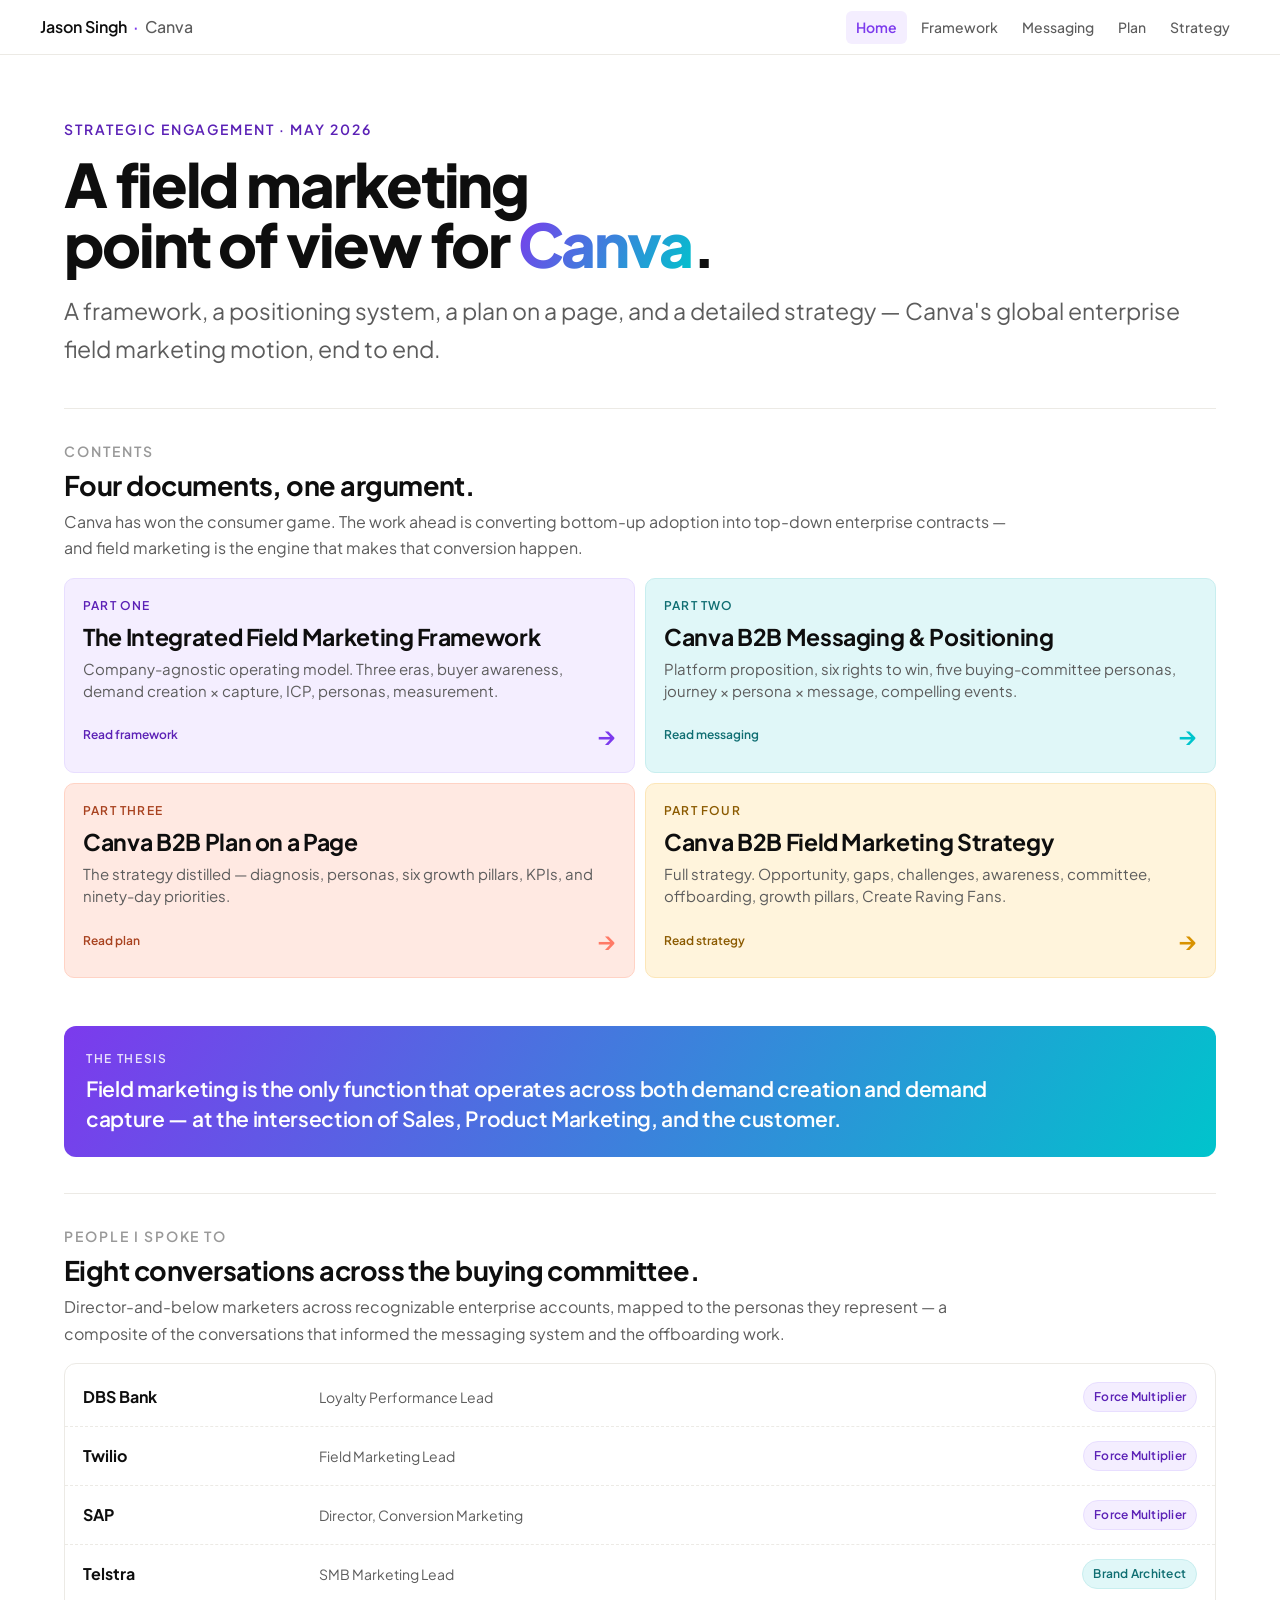
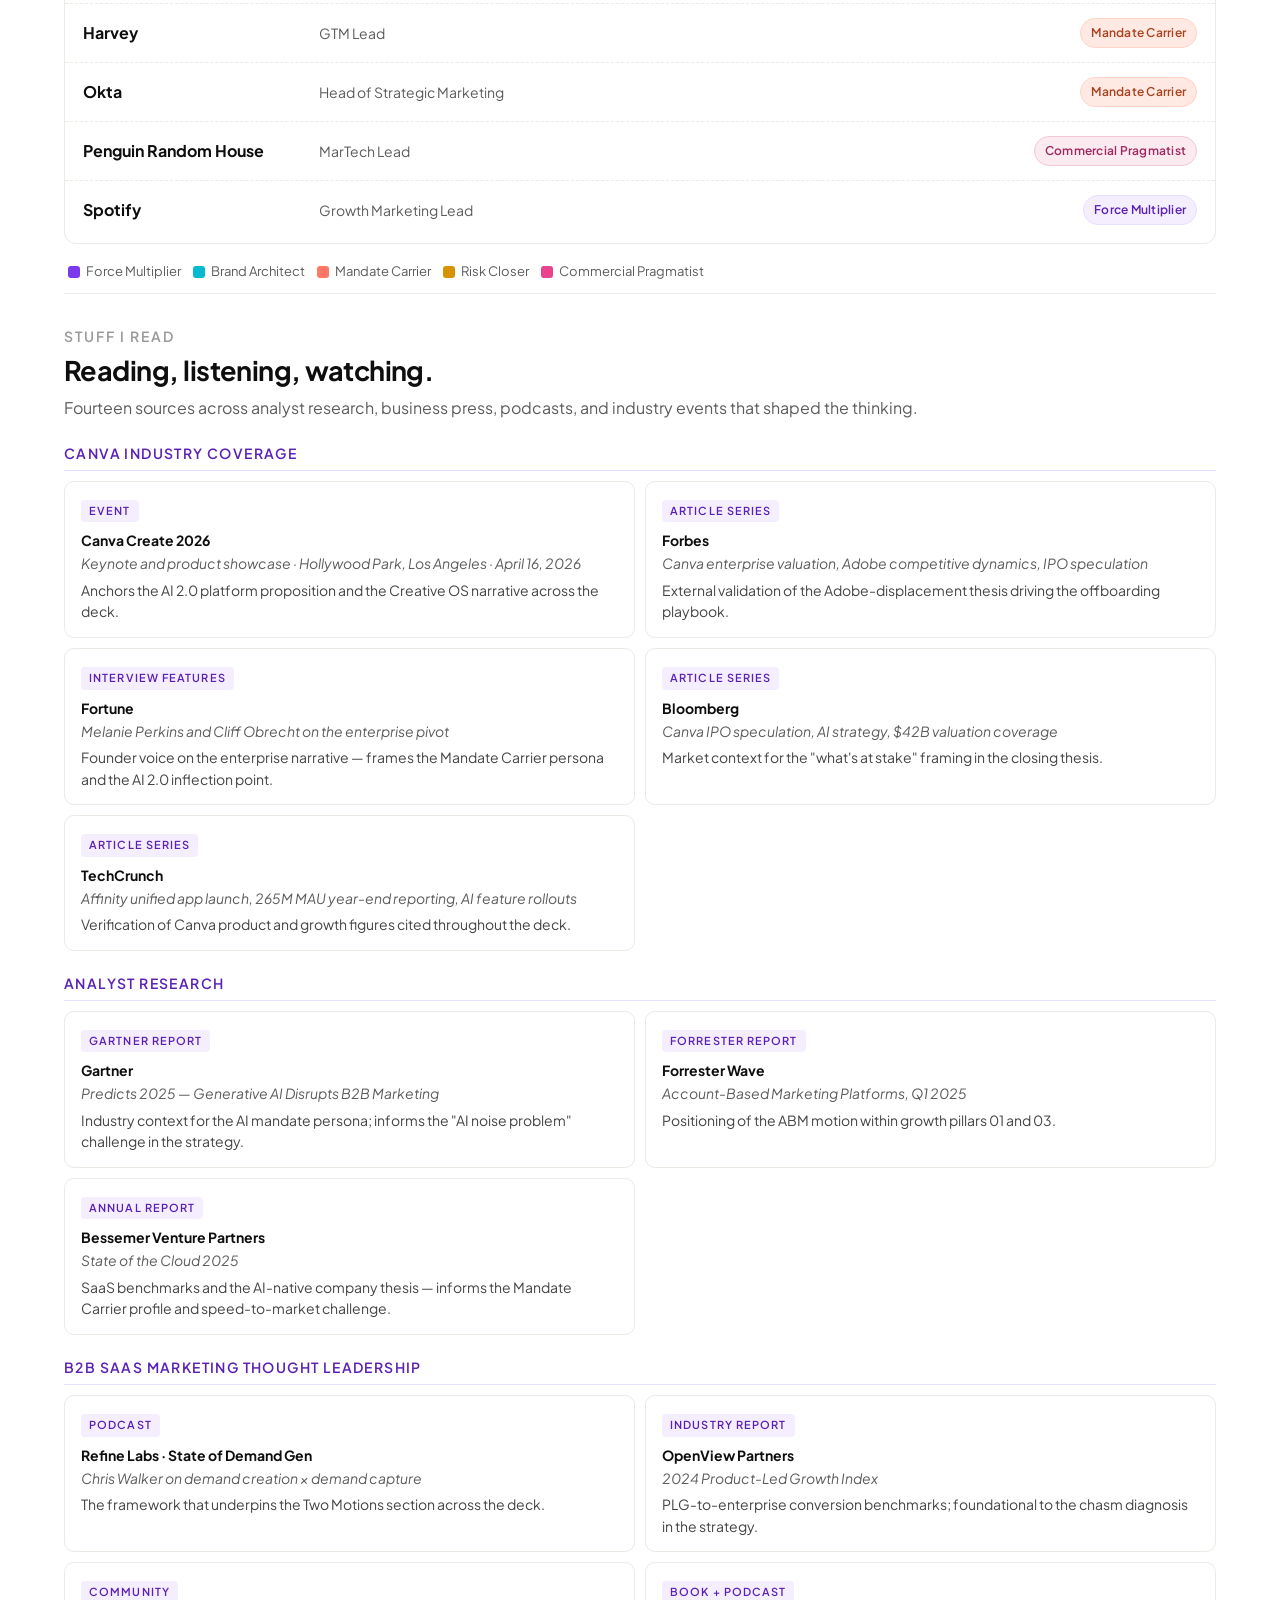
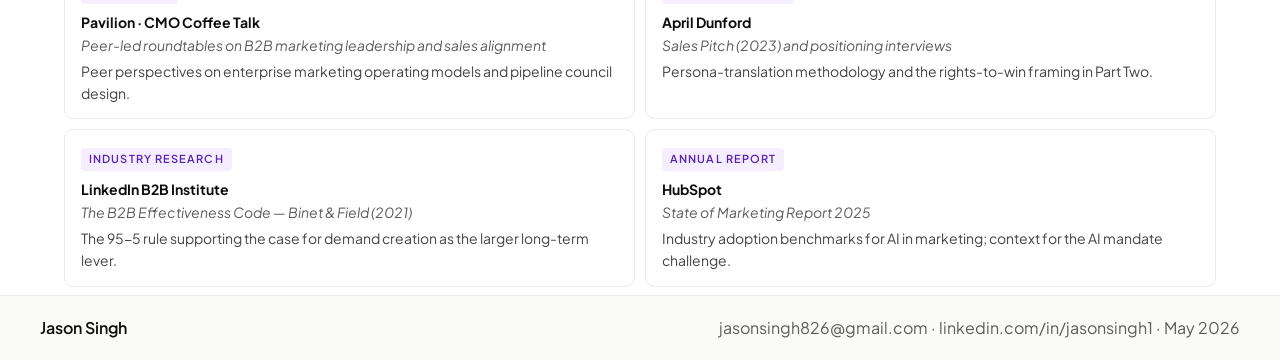
<file: index.html>
<!DOCTYPE html>
<html lang="en">
<head>
<meta charset="UTF-8">
<meta name="viewport" content="width=device-width, initial-scale=1.0">
<title>Jason Singh — Canva Field Marketing</title>
<meta name="description" content="A field marketing point of view for Canva — framework, positioning, plan, and strategy.">
<link rel="preconnect" href="https://fonts.googleapis.com">
<link rel="preconnect" href="https://fonts.gstatic.com" crossorigin>
<link href="https://fonts.googleapis.com/css2?family=Plus+Jakarta+Sans:wght@400;500;600;700;800&display=swap" rel="stylesheet">
<style>
* { box-sizing: border-box; margin: 0; padding: 0; }
html { scroll-behavior: smooth; }
body { font-family: 'Plus Jakarta Sans', -apple-system, sans-serif; color: #0E0E0E; background: #FFFFFF; -webkit-font-smoothing: antialiased; font-size: 17px; line-height: 1.5; }
a { text-decoration: none; color: inherit; }
p { line-height: 1.65; }
nav { background: rgba(255,255,255,0.95); backdrop-filter: blur(12px); -webkit-backdrop-filter: blur(12px); border-bottom: 1px solid #ECEAE5; padding: 0 24px; position: sticky; top: 0; z-index: 100; }
nav .nav-inner { max-width: 1200px; margin: 0 auto; display: flex; align-items: center; justify-content: space-between; height: 54px; }
nav .brand { font-size: 16px; font-weight: 600; color: #0E0E0E; }
nav .brand .dot { color: #7C3AED; margin: 0 6px; }
nav .brand .sub { color: #5C5C5C; font-weight: 500; }
nav .links { display: flex; gap: 4px; }
nav .links a { font-size: 14px; font-weight: 500; color: #5C5C5C; padding: 6px 10px; border-radius: 6px; transition: all 0.15s; }
nav .links a:hover { background: #F4EEFF; color: #5B21B6; }
nav .links a.active { background: #F4EEFF; color: #7C3AED; font-weight: 600; }
main { max-width: 1200px; margin: 0 auto; padding: 0 24px; }
.hero { padding: 64px 0 40px 0; }
.eyebrow { font-size: 14px; font-weight: 600; letter-spacing: 0.14em; text-transform: uppercase; color: #5B21B6; margin-bottom: 14px; }
h1 { font-weight: 800; font-size: 60px; line-height: 1.0; letter-spacing: -0.035em; margin-bottom: 18px; }
.gradient-text { background: linear-gradient(120deg, #7C3AED 0%, #00C4CC 100%); -webkit-background-clip: text; background-clip: text; color: transparent; }
.lead { font-size: 23px; color: #5C5C5C; font-weight: 400; max-width: 80ch; }
.section-header { padding: 32px 0 0 0; border-top: 1px solid #ECEAE5; }
.section-header .small-eyebrow { font-size: 14px; font-weight: 600; letter-spacing: 0.14em; text-transform: uppercase; color: #999; margin-bottom: 6px; }
.section-header h2 { font-size: 27px; font-weight: 700; letter-spacing: -0.02em; line-height: 1.3; margin-bottom: 6px; }
.section-header p { font-size: 16px; color: #5C5C5C; max-width: 80ch; }
.toc-grid { display: grid; grid-template-columns: 1fr 1fr; gap: 10px; padding: 16px 0; }
.toc-card { display: flex; flex-direction: column; justify-content: space-between; min-height: 140px; padding: 18px; border-radius: 10px; transition: transform 0.18s ease; cursor: pointer; }
.toc-card:hover { transform: translateY(-2px); }
.toc-card .num { font-size: 12px; font-weight: 600; letter-spacing: 0.1em; margin-bottom: 8px; }
.toc-card .title { font-size: 23px; font-weight: 700; color: #0E0E0E; line-height: 1.25; letter-spacing: -0.015em; margin-bottom: 6px; }
.toc-card .desc { font-size: 15px; color: #5C5C5C; line-height: 1.5; }
.toc-card .meta { display: flex; justify-content: space-between; align-items: center; margin-top: 14px; font-size: 12px; font-weight: 600; }
.toc-card .arrow { font-size: 25px; font-weight: 600; }
.toc-card.violet { background: #F4EEFF; border: 1px solid #E8DEFF; }
.toc-card.violet .num, .toc-card.violet .meta span:first-child { color: #5B21B6; }
.toc-card.violet .arrow { color: #7C3AED; }
.toc-card.teal { background: #E0F7F8; border: 1px solid #C8EEEF; }
.toc-card.teal .num, .toc-card.teal .meta span:first-child { color: #0F6E72; }
.toc-card.teal .arrow { color: #00C4CC; }
.toc-card.coral { background: #FFE9E2; border: 1px solid #FFD3C5; }
.toc-card.coral .num, .toc-card.coral .meta span:first-child { color: #A8421F; }
.toc-card.coral .arrow { color: #FF7A66; }
.toc-card.amber { background: #FFF4DC; border: 1px solid #FCE6B8; }
.toc-card.amber .num, .toc-card.amber .meta span:first-child { color: #8B5A00; }
.toc-card.amber .arrow { color: #D89200; }
.thesis { background: linear-gradient(120deg, #7C3AED 0%, #00C4CC 100%); border-radius: 12px; padding: 24px 22px; color: #fff; margin: 32px 0 36px 0; }
.thesis .kicker { font-size: 12px; font-weight: 600; letter-spacing: 0.14em; text-transform: uppercase; color: rgba(255,255,255,0.85); margin-bottom: 6px; }
.thesis p { font-size: 21px; font-weight: 600; line-height: 1.4; letter-spacing: -0.015em; max-width: 64ch; color: #fff; }
.site-footer { border-top: 1px solid #ECEAE5; background: #FAFAF9; padding: 20px 24px; }
.site-footer .footer-inner { max-width: 1200px; margin: 0 auto; display: flex; justify-content: space-between; align-items: center; gap: 16px; flex-wrap: wrap; font-size: 16px; }
.site-footer .name { font-weight: 600; color: #0E0E0E; }
.site-footer .meta { color: #5C5C5C; font-weight: 400; }
.site-footer .meta a:hover { color: #7C3AED; }
.committee-disclaimer { background: #FFF4DC; border: 1px solid #FCE6B8; border-radius: 10px; padding: 12px 14px; font-size: 14px; color: #0E0E0E; line-height: 1.6; margin-bottom: 14px; }
.committee-disclaimer strong { color: #8B5A00; }
.committee-list { border: 1px solid #ECEAE5; border-radius: 12px; padding: 4px 0; margin-bottom: 14px; background: #fff; }
.committee-row { display: grid; grid-template-columns: 220px 1fr 200px; gap: 16px; padding: 14px 18px; border-bottom: 1px dashed #ECEAE5; align-items: center; }
.committee-row:last-child { border-bottom: none; }
.committee-row .company { font-size: 16px; font-weight: 700; color: #0E0E0E; }
.committee-row .role { font-size: 14px; color: #5C5C5C; line-height: 1.45; }
.committee-row .trigger { font-size: 14px; color: #444; line-height: 1.5; font-style: italic; }
.committee-row .pill-wrap { display: flex; justify-content: flex-end; align-items: flex-start; }
.committee-row .pill { display: inline-block; font-size: 12px; font-weight: 600; padding: 5px 10px; border-radius: 100px; letter-spacing: 0.02em; }
.pill.violet { background: #F4EEFF; color: #5B21B6; border: 1px solid #E8DEFF; }
.pill.teal { background: #E0F7F8; color: #0F6E72; border: 1px solid #C8EEEF; }
.pill.coral { background: #FFE9E2; color: #A8421F; border: 1px solid #FFD3C5; }
.pill.amber { background: #FFF4DC; color: #8B5A00; border: 1px solid #FCE6B8; }
.pill.pink { background: #FBEAF0; color: #A02860; border: 1px solid #F2C8D9; }
.legend { display: flex; flex-wrap: wrap; gap: 12px; padding: 4px 4px 12px 4px; }
.legend .item { display: inline-flex; align-items: center; gap: 6px; font-size: 13px; color: #5C5C5C; }
.legend .swatch { width: 12px; height: 12px; border-radius: 3px; }
.framework-grid { display: grid; grid-template-columns: 1fr 1fr; gap: 10px; margin-bottom: 8px; }
.framework-card { border: 1px solid #ECEAE5; border-radius: 10px; padding: 14px 16px; background: #fff; }
.framework-card .tag { display: inline-block; font-size: 11px; font-weight: 600; letter-spacing: 0.1em; text-transform: uppercase; color: #5B21B6; background: #F4EEFF; padding: 3px 8px; border-radius: 4px; margin-bottom: 8px; }
.framework-card .author { font-size: 14px; font-weight: 700; color: #0E0E0E; margin-bottom: 2px; }
.framework-card .work { font-size: 14px; color: #5C5C5C; font-style: italic; margin-bottom: 6px; line-height: 1.45; }
.framework-card p { font-size: 14px; color: #444; line-height: 1.55; }
.resource-group-label { font-size: 14px; font-weight: 600; color: #5B21B6; letter-spacing: 0.1em; text-transform: uppercase; margin: 22px 0 10px 0; padding-bottom: 6px; border-bottom: 1px solid #E8DEFF; }
.resource-group-label:first-of-type { margin-top: 6px; }
@media (max-width: 700px) { h1 { font-size: 44px; } .toc-grid { grid-template-columns: 1fr; } nav .links { display: none; } .committee-row { grid-template-columns: 1fr; gap: 6px; padding: 12px 16px; } .committee-row .pill-wrap { justify-content: flex-start; } .framework-grid { grid-template-columns: 1fr; } }
</style>
</head>
<body>

<nav>
  <div class="nav-inner">
    <div class="brand">Jason Singh<span class="dot">·</span><span class="sub">Canva</span></div>
    <div class="links">
      <a href="index.html" class="active">Home</a>
      <a href="framework.html">Framework</a>
      <a href="messaging.html">Messaging</a>
      <a href="plan-on-a-page.html">Plan</a>
      <a href="strategy.html">Strategy</a>
    </div>
  </div>
</nav>

<main>

  <section class="hero">
    <div class="eyebrow">Strategic engagement · May 2026</div>
    <h1>A field marketing<br>point of view for <span class="gradient-text">Canva</span>.</h1>
    <p class="lead">A framework, a positioning system, a plan on a page, and a detailed strategy — Canva's global enterprise field marketing motion, end to end.</p>
  </section>

  <section class="section-header">
    <div class="small-eyebrow">Contents</div>
    <h2>Four documents, one argument.</h2>
    <p>Canva has won the consumer game. The work ahead is converting bottom-up adoption into top-down enterprise contracts — and field marketing is the engine that makes that conversion happen.</p>
  </section>

  <div class="toc-grid">

    <a class="toc-card violet" href="framework.html">
      <div>
        <div class="num">PART ONE</div>
        <div class="title">The Integrated Field Marketing Framework</div>
        <div class="desc">Company-agnostic operating model. Three eras, buyer awareness, demand creation × capture, ICP, personas, measurement.</div>
      </div>
      <div class="meta"><span>Read framework</span><span class="arrow">→</span></div>
    </a>

    <a class="toc-card teal" href="messaging.html">
      <div>
        <div class="num">PART TWO</div>
        <div class="title">Canva B2B Messaging &amp; Positioning</div>
        <div class="desc">Platform proposition, six rights to win, five buying-committee personas, journey × persona × message, compelling events.</div>
      </div>
      <div class="meta"><span>Read messaging</span><span class="arrow">→</span></div>
    </a>

    <a class="toc-card coral" href="plan-on-a-page.html">
      <div>
        <div class="num">PART THREE</div>
        <div class="title">Canva B2B Plan on a Page</div>
        <div class="desc">The strategy distilled — diagnosis, personas, six growth pillars, KPIs, and ninety-day priorities.</div>
      </div>
      <div class="meta"><span>Read plan</span><span class="arrow">→</span></div>
    </a>

    <a class="toc-card amber" href="strategy.html">
      <div>
        <div class="num">PART FOUR</div>
        <div class="title">Canva B2B Field Marketing Strategy</div>
        <div class="desc">Full strategy. Opportunity, gaps, challenges, awareness, committee, offboarding, growth pillars, Create Raving Fans.</div>
      </div>
      <div class="meta"><span>Read strategy</span><span class="arrow">→</span></div>
    </a>

  </div>

  <div class="thesis">
    <div class="kicker">The thesis</div>
    <p>Field marketing is the only function that operates across both demand creation and demand capture — at the intersection of Sales, Product Marketing, and the customer.</p>
  </div>

  <section class="section-header">
    <div class="small-eyebrow">People I spoke to</div>
    <h2>Eight conversations across the buying committee.</h2>
    <p>Director-and-below marketers across recognizable enterprise accounts, mapped to the personas they represent — a composite of the conversations that informed the messaging system and the offboarding work.</p>
  </section>

  <div class="committee-list" style="margin-top:16px">

    <div class="committee-row">
      <div class="company">DBS Bank</div>
      <div class="role">Loyalty Performance Lead</div>
      <div class="pill-wrap"><span class="pill violet">Force Multiplier</span></div>
    </div>

    <div class="committee-row">
      <div class="company">Twilio</div>
      <div class="role">Field Marketing Lead</div>
      <div class="pill-wrap"><span class="pill violet">Force Multiplier</span></div>
    </div>

    <div class="committee-row">
      <div class="company">SAP</div>
      <div class="role">Director, Conversion Marketing</div>
      <div class="pill-wrap"><span class="pill violet">Force Multiplier</span></div>
    </div>

    <div class="committee-row">
      <div class="company">Telstra</div>
      <div class="role">SMB Marketing Lead</div>
      <div class="pill-wrap"><span class="pill teal">Brand Architect</span></div>
    </div>

    <div class="committee-row">
      <div class="company">Harvey</div>
      <div class="role">GTM Lead</div>
      <div class="pill-wrap"><span class="pill coral">Mandate Carrier</span></div>
    </div>

    <div class="committee-row">
      <div class="company">Okta</div>
      <div class="role">Head of Strategic Marketing</div>
      <div class="pill-wrap"><span class="pill coral">Mandate Carrier</span></div>
    </div>

    <div class="committee-row">
      <div class="company">Penguin Random House</div>
      <div class="role">MarTech Lead</div>
      <div class="pill-wrap"><span class="pill pink">Commercial Pragmatist</span></div>
    </div>

    <div class="committee-row">
      <div class="company">Spotify</div>
      <div class="role">Growth Marketing Lead</div>
      <div class="pill-wrap"><span class="pill violet">Force Multiplier</span></div>
    </div>

  </div>

  <div class="legend">
    <div class="item"><span class="swatch" style="background:#7C3AED"></span> Force Multiplier</div>
    <div class="item"><span class="swatch" style="background:#07B9CE"></span> Brand Architect</div>
    <div class="item"><span class="swatch" style="background:#FF7A66"></span> Mandate Carrier</div>
    <div class="item"><span class="swatch" style="background:#D89200"></span> Risk Closer</div>
    <div class="item"><span class="swatch" style="background:#E8438C"></span> Commercial Pragmatist</div>
  </div>

  <section class="section-header">
    <div class="small-eyebrow">Stuff I read</div>
    <h2>Reading, listening, watching.</h2>
    <p>Fourteen sources across analyst research, business press, podcasts, and industry events that shaped the thinking.</p>
  </section>

  <div class="resource-group-label">Canva industry coverage</div>
  <div class="framework-grid">
    <div class="framework-card">
      <div class="tag">Event</div>
      <div class="author">Canva Create 2026</div>
      <div class="work">Keynote and product showcase · Hollywood Park, Los Angeles · April 16, 2026</div>
      <p>Anchors the AI 2.0 platform proposition and the Creative OS narrative across the deck.</p>
    </div>
    <div class="framework-card">
      <div class="tag">Article series</div>
      <div class="author">Forbes</div>
      <div class="work">Canva enterprise valuation, Adobe competitive dynamics, IPO speculation</div>
      <p>External validation of the Adobe-displacement thesis driving the offboarding playbook.</p>
    </div>
    <div class="framework-card">
      <div class="tag">Interview features</div>
      <div class="author">Fortune</div>
      <div class="work">Melanie Perkins and Cliff Obrecht on the enterprise pivot</div>
      <p>Founder voice on the enterprise narrative — frames the Mandate Carrier persona and the AI 2.0 inflection point.</p>
    </div>
    <div class="framework-card">
      <div class="tag">Article series</div>
      <div class="author">Bloomberg</div>
      <div class="work">Canva IPO speculation, AI strategy, $42B valuation coverage</div>
      <p>Market context for the "what's at stake" framing in the closing thesis.</p>
    </div>
    <div class="framework-card">
      <div class="tag">Article series</div>
      <div class="author">TechCrunch</div>
      <div class="work">Affinity unified app launch, 265M MAU year-end reporting, AI feature rollouts</div>
      <p>Verification of Canva product and growth figures cited throughout the deck.</p>
    </div>
  </div>

  <div class="resource-group-label">Analyst research</div>
  <div class="framework-grid">
    <div class="framework-card">
      <div class="tag">Gartner report</div>
      <div class="author">Gartner</div>
      <div class="work">Predicts 2025 — Generative AI Disrupts B2B Marketing</div>
      <p>Industry context for the AI mandate persona; informs the "AI noise problem" challenge in the strategy.</p>
    </div>
    <div class="framework-card">
      <div class="tag">Forrester report</div>
      <div class="author">Forrester Wave</div>
      <div class="work">Account-Based Marketing Platforms, Q1 2025</div>
      <p>Positioning of the ABM motion within growth pillars 01 and 03.</p>
    </div>
    <div class="framework-card">
      <div class="tag">Annual report</div>
      <div class="author">Bessemer Venture Partners</div>
      <div class="work">State of the Cloud 2025</div>
      <p>SaaS benchmarks and the AI-native company thesis — informs the Mandate Carrier profile and speed-to-market challenge.</p>
    </div>
  </div>

  <div class="resource-group-label">B2B SaaS marketing thought leadership</div>
  <div class="framework-grid">
    <div class="framework-card">
      <div class="tag">Podcast</div>
      <div class="author">Refine Labs · State of Demand Gen</div>
      <div class="work">Chris Walker on demand creation × demand capture</div>
      <p>The framework that underpins the Two Motions section across the deck.</p>
    </div>
    <div class="framework-card">
      <div class="tag">Industry report</div>
      <div class="author">OpenView Partners</div>
      <div class="work">2024 Product-Led Growth Index</div>
      <p>PLG-to-enterprise conversion benchmarks; foundational to the chasm diagnosis in the strategy.</p>
    </div>
    <div class="framework-card">
      <div class="tag">Community</div>
      <div class="author">Pavilion · CMO Coffee Talk</div>
      <div class="work">Peer-led roundtables on B2B marketing leadership and sales alignment</div>
      <p>Peer perspectives on enterprise marketing operating models and pipeline council design.</p>
    </div>
    <div class="framework-card">
      <div class="tag">Book + podcast</div>
      <div class="author">April Dunford</div>
      <div class="work">Sales Pitch (2023) and positioning interviews</div>
      <p>Persona-translation methodology and the rights-to-win framing in Part Two.</p>
    </div>
    <div class="framework-card">
      <div class="tag">Industry research</div>
      <div class="author">LinkedIn B2B Institute</div>
      <div class="work">The B2B Effectiveness Code — Binet &amp; Field (2021)</div>
      <p>The 95-5 rule supporting the case for demand creation as the larger long-term lever.</p>
    </div>
    <div class="framework-card">
      <div class="tag">Annual report</div>
      <div class="author">HubSpot</div>
      <div class="work">State of Marketing Report 2025</div>
      <p>Industry adoption benchmarks for AI in marketing; context for the AI mandate challenge.</p>
    </div>
  </div>

</main>

<footer class="site-footer">
  <div class="footer-inner">
    <span class="name">Jason Singh</span>
    <span class="meta"><a href="mailto:jasonsingh826@gmail.com">jasonsingh826@gmail.com</a> · <a href="https://linkedin.com/in/jasonsingh1">linkedin.com/in/jasonsingh1</a> · May 2026</span>
  </div>
</footer>

</body>
</html>
</file>
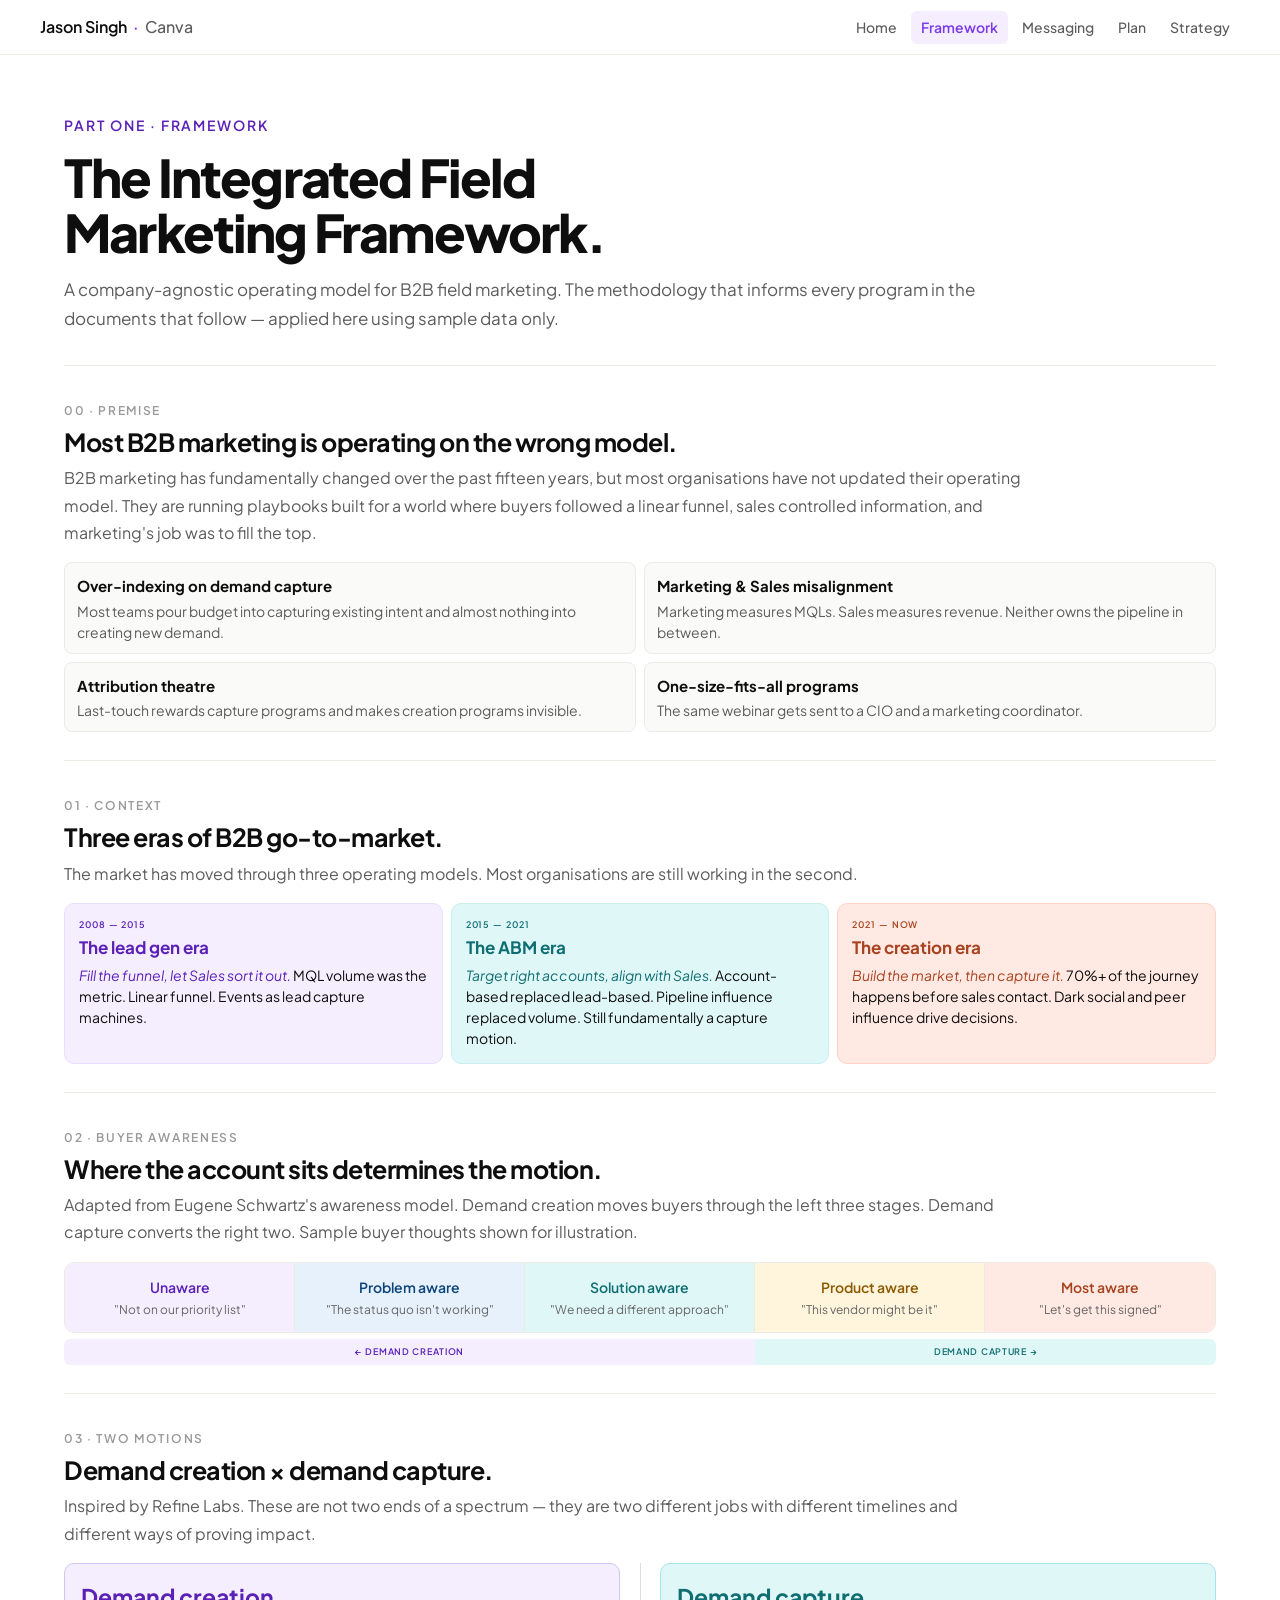
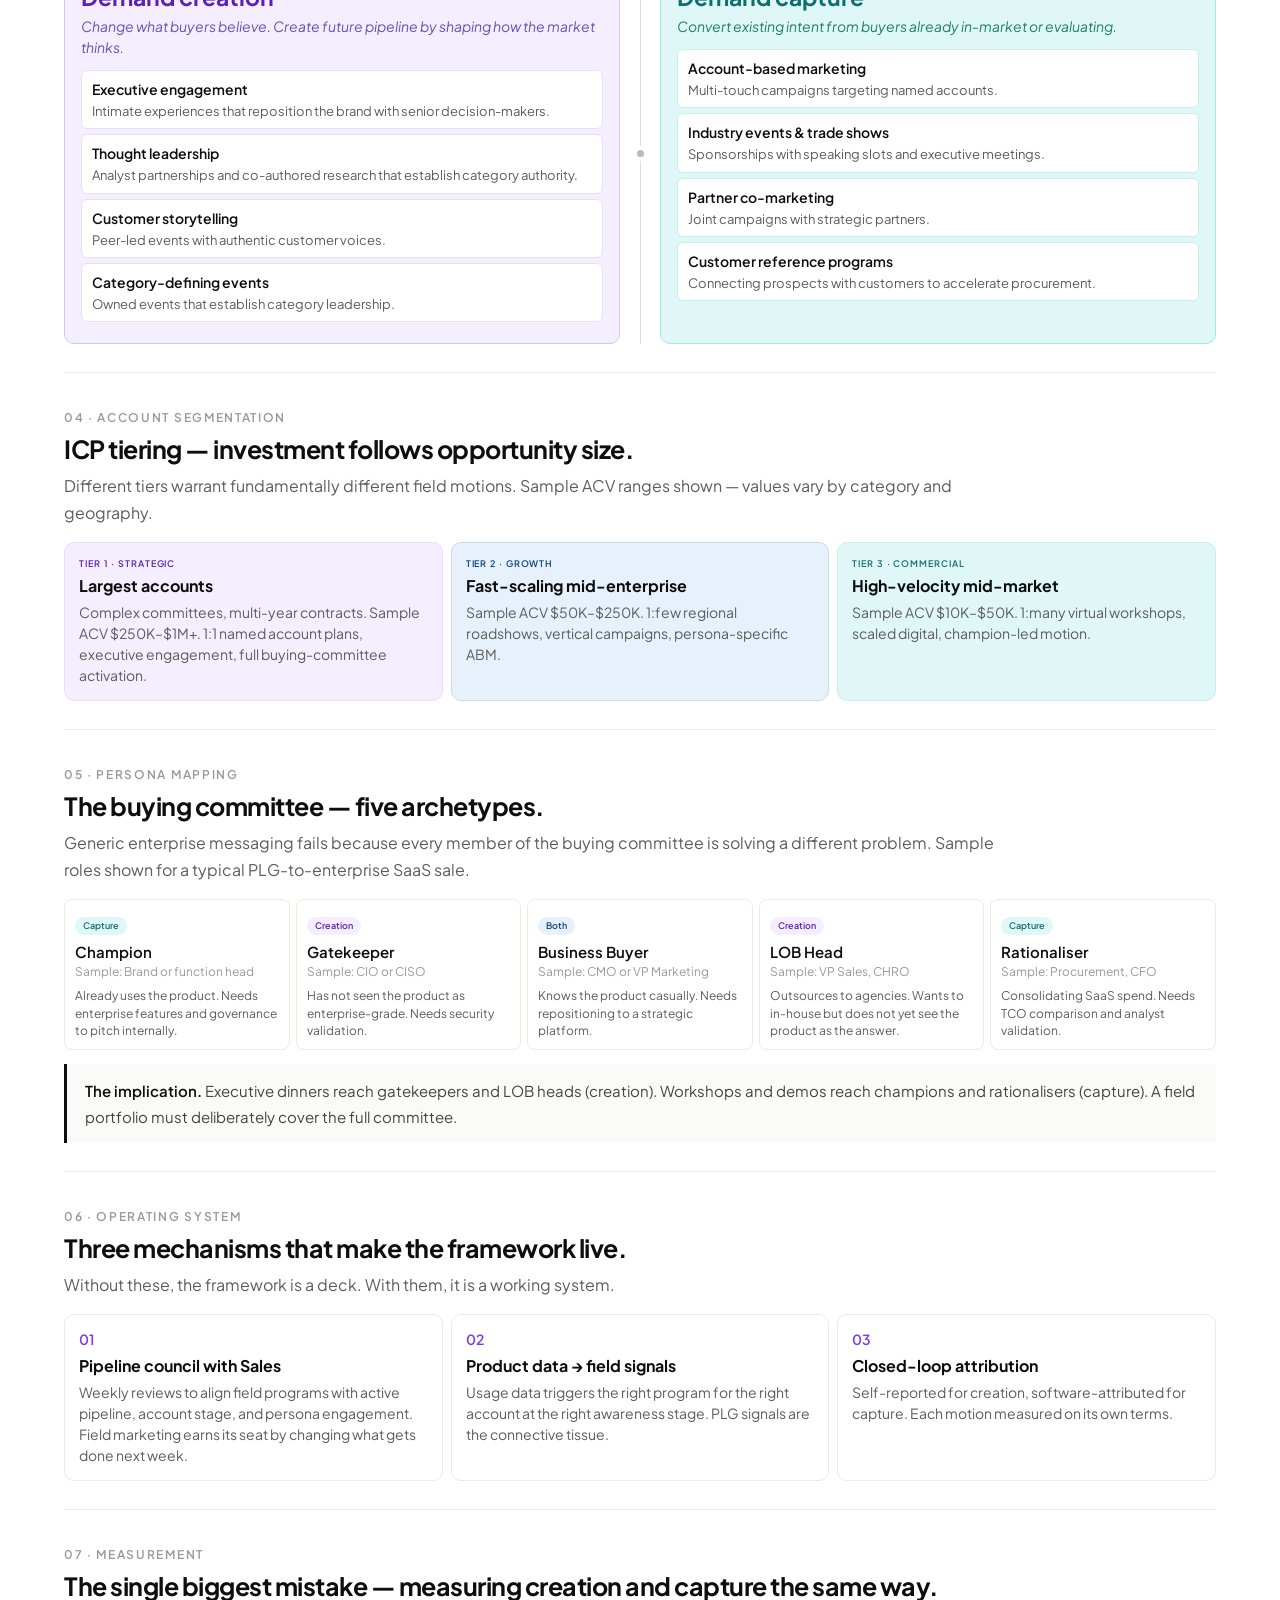
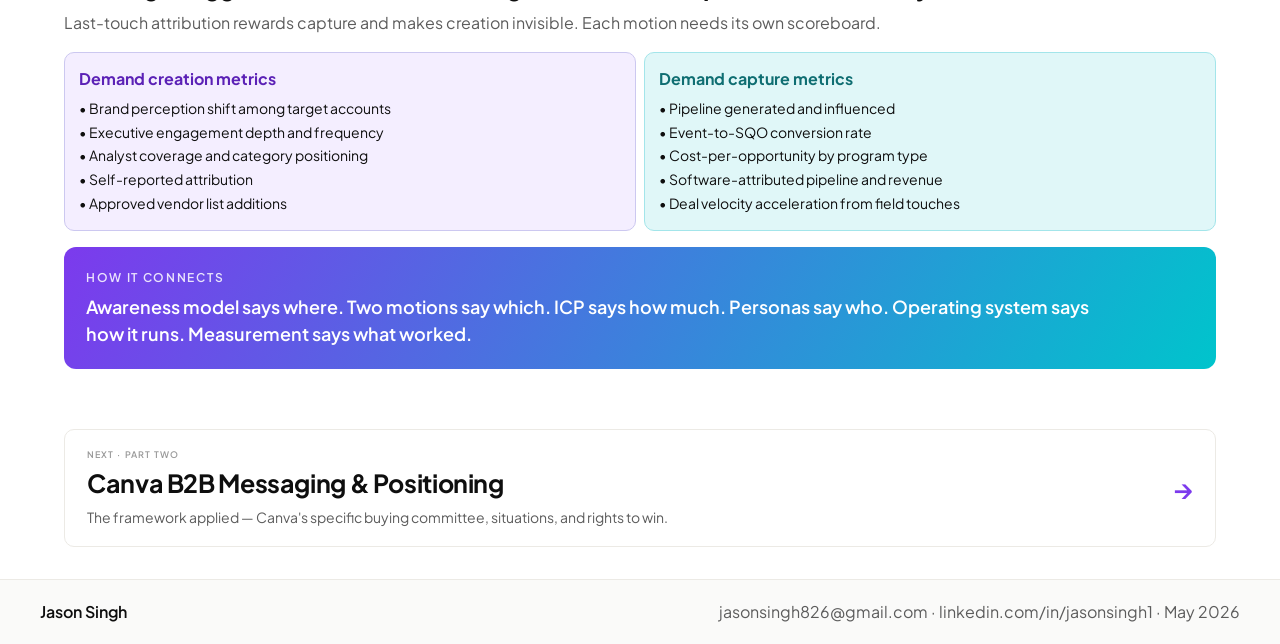
<file: framework.html>
<!DOCTYPE html>
<html lang="en">
<head>
<meta charset="UTF-8">
<meta name="viewport" content="width=device-width, initial-scale=1.0">
<title>The Integrated Field Marketing Framework — Jason Singh</title>
<meta name="description" content="A company-agnostic operating model for B2B field marketing.">
<link rel="preconnect" href="https://fonts.googleapis.com">
<link rel="preconnect" href="https://fonts.gstatic.com" crossorigin>
<link href="https://fonts.googleapis.com/css2?family=Plus+Jakarta+Sans:wght@400;500;600;700;800&display=swap" rel="stylesheet">
<style>
* { box-sizing: border-box; margin: 0; padding: 0; }
html { scroll-behavior: smooth; }
body { font-family: 'Plus Jakarta Sans', -apple-system, sans-serif; color: #0E0E0E; background: #FFFFFF; -webkit-font-smoothing: antialiased; font-size: 17px; line-height: 1.5; }
a { text-decoration: none; color: inherit; }
p { line-height: 1.65; }
nav { background: rgba(255,255,255,0.95); backdrop-filter: blur(12px); -webkit-backdrop-filter: blur(12px); border-bottom: 1px solid #ECEAE5; padding: 0 24px; position: sticky; top: 0; z-index: 100; }
nav .nav-inner { max-width: 1200px; margin: 0 auto; display: flex; align-items: center; justify-content: space-between; height: 54px; }
nav .brand { font-size: 16px; font-weight: 600; color: #0E0E0E; }
nav .brand .dot { color: #7C3AED; margin: 0 6px; }
nav .brand .sub { color: #5C5C5C; font-weight: 500; }
nav .links { display: flex; gap: 4px; }
nav .links a { font-size: 14px; font-weight: 500; color: #5C5C5C; padding: 6px 10px; border-radius: 6px; transition: all 0.15s; }
nav .links a:hover { background: #F4EEFF; color: #5B21B6; }
nav .links a.active { background: #F4EEFF; color: #7C3AED; font-weight: 600; }
main { max-width: 1200px; margin: 0 auto; padding: 0 24px; }
.hero { padding: 60px 0 32px 0; border-bottom: 1px solid #ECEAE5; }
.eyebrow { font-size: 14px; font-weight: 600; letter-spacing: 0.14em; text-transform: uppercase; color: #5B21B6; margin-bottom: 14px; }
h1 { font-weight: 800; font-size: 52px; line-height: 1.05; letter-spacing: -0.035em; margin-bottom: 16px; }
.lead { font-size: 17px; color: #5C5C5C; font-weight: 400; line-height: 1.7; max-width: 80ch; }
section.body { padding: 36px 0 28px 0; border-bottom: 1px solid #ECEAE5; }
section.body:last-of-type { border-bottom: none; }
.sec-num { font-size: 12px; font-weight: 600; letter-spacing: 0.14em; text-transform: uppercase; color: #999; margin-bottom: 6px; }
.sec-title { font-size: 25px; font-weight: 700; letter-spacing: -0.02em; margin-bottom: 6px; line-height: 1.3; }
.sec-desc { font-size: 16px; color: #5C5C5C; line-height: 1.7; max-width: 80ch; margin-bottom: 16px; }
.boxes-2 { display: grid; grid-template-columns: 1fr 1fr; gap: 8px; }
.boxes-3 { display: grid; grid-template-columns: 1fr 1fr 1fr; gap: 8px; }
.box-flat { padding: 10px 12px; background: #FAFAF9; border: 1px solid #ECEAE5; border-radius: 8px; }
.box-flat strong { font-size: 15px; }
.box-flat .desc { font-size: 14px; color: #5C5C5C; margin-top: 2px; line-height: 1.5; }
.era-card { border-radius: 10px; padding: 14px; }
.era-card .when { font-size: 9px; font-weight: 600; letter-spacing: 0.1em; margin-bottom: 4px; }
.era-card .name { font-size: 17px; font-weight: 700; margin-bottom: 4px; }
.era-card p { font-size: 14px; color: #0E0E0E; line-height: 1.5; }
.era-card.violet { background: #F4EEFF; border: 1px solid #E8DEFF; }
.era-card.violet .when, .era-card.violet .name, .era-card.violet em { color: #5B21B6; }
.era-card.teal { background: #E0F7F8; border: 1px solid #C8EEEF; }
.era-card.teal .when, .era-card.teal .name, .era-card.teal em { color: #0F6E72; }
.era-card.coral { background: #FFE9E2; border: 1px solid #FFD3C5; }
.era-card.coral .when, .era-card.coral .name, .era-card.coral em { color: #A8421F; }
em { font-style: italic; }
.aware-strip { display: grid; grid-template-columns: repeat(5, 1fr); gap: 0; border-radius: 10px; overflow: hidden; border: 1px solid #ECEAE5; }
.aware-strip .cell { padding: 14px 10px; text-align: center; border-right: 1px solid #ECEAE5; }
.aware-strip .cell:last-child { border-right: none; }
.aware-strip .stage { font-size: 14px; font-weight: 600; margin-bottom: 4px; }
.aware-strip .quote { font-size: 12px; color: #666; line-height: 1.4; }
.motion-bar { display: grid; grid-template-columns: 3fr 2fr; gap: 0; border-radius: 6px; overflow: hidden; font-size: 9px; font-weight: 600; letter-spacing: 0.08em; text-transform: uppercase; margin-top: 6px; }
.motion-bar div { padding: 6px 12px; text-align: center; }
.motion-cols { display: grid; grid-template-columns: 1fr 40px 1fr; gap: 0; }
.mot-col { border-radius: 10px; padding: 16px; }
.mot-col h3 { font-size: 23px; font-weight: 700; margin-bottom: 2px; }
.mot-col .sub { font-size: 14px; line-height: 1.5; margin-bottom: 12px; font-style: italic; }
.mot-col.violet { background: #F4EEFF; border: 1px solid #ccc8f0; }
.mot-col.violet h3 { color: #5B21B6; }
.mot-col.violet .sub { color: #5e54b8; }
.mot-col.teal { background: #E0F7F8; border: 1px solid #a3e5ea; }
.mot-col.teal h3 { color: #0F6E72; }
.mot-col.teal .sub { color: #1a8062; }
.tactic { background: #fff; border-radius: 6px; padding: 8px 10px; margin-bottom: 5px; }
.tactic .name { font-size: 14px; font-weight: 600; }
.tactic .desc { font-size: 13px; color: #5C5C5C; margin-top: 2px; line-height: 1.4; }
.mot-col.violet .tactic { border: 1px solid #E8DEFF; }
.mot-col.teal .tactic { border: 1px solid #C8EEEF; }
.connector { display: flex; flex-direction: column; align-items: center; justify-content: center; gap: 4px; }
.connector .line { width: 1px; flex: 1; background: #ddd; }
.connector .dot { width: 7px; height: 7px; border-radius: 50%; background: #bbb; }
.tier-card { border-radius: 10px; padding: 14px; }
.tier-card .label { font-size: 9px; font-weight: 600; letter-spacing: 0.1em; margin-bottom: 4px; }
.tier-card .name { font-size: 16px; font-weight: 700; margin-bottom: 4px; }
.tier-card .desc { font-size: 14px; color: #5C5C5C; line-height: 1.5; }
.tier-card.violet { background: #F4EEFF; border: 1px solid #E8DEFF; }
.tier-card.violet .label { color: #5B21B6; }
.tier-card.blue { background: #E6F1FB; border: 1px solid #C8DCEC; }
.tier-card.blue .label { color: #0C447C; }
.tier-card.teal { background: #E0F7F8; border: 1px solid #C8EEEF; }
.tier-card.teal .label { color: #0F6E72; }
.persona-grid { display: grid; grid-template-columns: repeat(5, 1fr); gap: 6px; }
.persona-card { border: 1px solid #ECEAE5; border-radius: 8px; padding: 10px; }
.persona-card .badge { display: inline-block; font-size: 9px; font-weight: 600; padding: 2px 8px; border-radius: 10px; margin-bottom: 6px; }
.persona-card .badge.cap { background: #E0F7F8; color: #0F6E72; }
.persona-card .badge.cre { background: #F4EEFF; color: #5B21B6; }
.persona-card .badge.both { background: #E6F1FB; color: #0C447C; }
.persona-card .name { font-size: 15px; font-weight: 600; }
.persona-card .role { font-size: 12px; color: #999; margin-bottom: 6px; }
.persona-card .what { font-size: 12px; color: #5C5C5C; line-height: 1.45; }
.insight { padding: 14px 18px; border-left: 3px solid #0E0E0E; background: #FAFAF9; font-size: 15px; color: #444; line-height: 1.7; margin-top: 14px; }
.insight b { color: #0E0E0E; font-weight: 600; }
.os-card { border: 1px solid #ECEAE5; border-radius: 10px; padding: 14px; }
.os-card .num-tag { font-size: 14px; font-weight: 600; color: #7C3AED; margin-bottom: 4px; }
.os-card .name { font-size: 16px; font-weight: 700; margin-bottom: 4px; }
.os-card p { font-size: 14px; color: #5C5C5C; line-height: 1.5; }
.measure-cols { display: grid; grid-template-columns: 1fr 1fr; gap: 8px; }
.measure-card { border-radius: 10px; padding: 14px; }
.measure-card .name { font-size: 16px; font-weight: 700; margin-bottom: 6px; }
.measure-card .list { font-size: 14px; color: #0E0E0E; line-height: 1.7; }
.measure-card.violet { background: #F4EEFF; border: 1px solid #ccc8f0; }
.measure-card.violet .name { color: #5B21B6; }
.measure-card.teal { background: #E0F7F8; border: 1px solid #a3e5ea; }
.measure-card.teal .name { color: #0F6E72; }
.connect-block { background: linear-gradient(120deg, #7C3AED 0%, #00C4CC 100%); border-radius: 12px; padding: 22px; color: #fff; margin: 16px 0; }
.connect-block .kicker { font-size: 12px; font-weight: 600; letter-spacing: 0.14em; text-transform: uppercase; color: rgba(255,255,255,0.85); margin-bottom: 6px; }
.connect-block p { font-size: 18px; font-weight: 600; line-height: 1.5; color: #fff; max-width: 80ch; }
.next-cta { display: block; padding: 18px 22px; border: 1px solid #ECEAE5; border-radius: 10px; color: #0E0E0E; margin: 16px 0 32px 0; }
.next-cta:hover { background: #FAFAF9; }
.next-cta .row { display: flex; justify-content: space-between; align-items: center; }
.next-cta .label { font-size: 9px; font-weight: 600; letter-spacing: 0.12em; text-transform: uppercase; color: #999; margin-bottom: 4px; }
.next-cta .title { font-size: 25px; font-weight: 700; letter-spacing: -0.015em; }
.next-cta .desc { font-size: 14px; color: #5C5C5C; margin-top: 4px; }
.next-cta .arrow { font-size: 27px; font-weight: 600; color: #7C3AED; }
.site-footer { border-top: 1px solid #ECEAE5; background: #FAFAF9; padding: 20px 24px; }
.site-footer .footer-inner { max-width: 1200px; margin: 0 auto; display: flex; justify-content: space-between; align-items: center; gap: 16px; flex-wrap: wrap; font-size: 16px; }
.site-footer .name { font-weight: 600; color: #0E0E0E; }
.site-footer .meta { color: #5C5C5C; font-weight: 400; }
@media (max-width: 700px) { h1 { font-size: 36px; } .boxes-2, .boxes-3, .measure-cols, .motion-cols, .persona-grid { grid-template-columns: 1fr; } .motion-cols .connector { display: none; } .aware-strip { grid-template-columns: 1fr; } .aware-strip .cell { border-right: none; border-bottom: 1px solid #ECEAE5; } nav .links { display: none; } }
</style>
</head>
<body>

<nav>
  <div class="nav-inner">
    <div class="brand"><a href="index.html">Jason Singh<span class="dot">·</span><span class="sub">Canva</span></a></div>
    <div class="links">
      <a href="index.html">Home</a>
      <a href="framework.html" class="active">Framework</a>
      <a href="messaging.html">Messaging</a>
      <a href="plan-on-a-page.html">Plan</a>
      <a href="strategy.html">Strategy</a>
    </div>
  </div>
</nav>

<main>

  <section class="hero">
    <div class="eyebrow">Part one · Framework</div>
    <h1>The Integrated Field<br>Marketing Framework.</h1>
    <p class="lead">A company-agnostic operating model for B2B field marketing. The methodology that informs every program in the documents that follow — applied here using sample data only.</p>
  </section>

  <section class="body">
    <div class="sec-num">00 · Premise</div>
    <h2 class="sec-title">Most B2B marketing is operating on the wrong model.</h2>
    <p class="sec-desc">B2B marketing has fundamentally changed over the past fifteen years, but most organisations have not updated their operating model. They are running playbooks built for a world where buyers followed a linear funnel, sales controlled information, and marketing's job was to fill the top.</p>
    <div class="boxes-2">
      <div class="box-flat"><strong>Over-indexing on demand capture</strong><div class="desc">Most teams pour budget into capturing existing intent and almost nothing into creating new demand.</div></div>
      <div class="box-flat"><strong>Marketing &amp; Sales misalignment</strong><div class="desc">Marketing measures MQLs. Sales measures revenue. Neither owns the pipeline in between.</div></div>
      <div class="box-flat"><strong>Attribution theatre</strong><div class="desc">Last-touch rewards capture programs and makes creation programs invisible.</div></div>
      <div class="box-flat"><strong>One-size-fits-all programs</strong><div class="desc">The same webinar gets sent to a CIO and a marketing coordinator.</div></div>
    </div>
  </section>

  <section class="body">
    <div class="sec-num">01 · Context</div>
    <h2 class="sec-title">Three eras of B2B go-to-market.</h2>
    <p class="sec-desc">The market has moved through three operating models. Most organisations are still working in the second.</p>
    <div class="boxes-3">
      <div class="era-card violet">
        <div class="when">2008 — 2015</div>
        <div class="name">The lead gen era</div>
        <p><em>Fill the funnel, let Sales sort it out.</em> MQL volume was the metric. Linear funnel. Events as lead capture machines.</p>
      </div>
      <div class="era-card teal">
        <div class="when">2015 — 2021</div>
        <div class="name">The ABM era</div>
        <p><em>Target right accounts, align with Sales.</em> Account-based replaced lead-based. Pipeline influence replaced volume. Still fundamentally a capture motion.</p>
      </div>
      <div class="era-card coral">
        <div class="when">2021 — NOW</div>
        <div class="name">The creation era</div>
        <p><em>Build the market, then capture it.</em> 70%+ of the journey happens before sales contact. Dark social and peer influence drive decisions.</p>
      </div>
    </div>
  </section>

  <section class="body">
    <div class="sec-num">02 · Buyer awareness</div>
    <h2 class="sec-title">Where the account sits determines the motion.</h2>
    <p class="sec-desc">Adapted from Eugene Schwartz's awareness model. Demand creation moves buyers through the left three stages. Demand capture converts the right two. Sample buyer thoughts shown for illustration.</p>
    <div class="aware-strip">
      <div class="cell" style="background:#F4EEFF"><div class="stage" style="color:#5B21B6">Unaware</div><div class="quote">"Not on our priority list"</div></div>
      <div class="cell" style="background:#E6F1FB"><div class="stage" style="color:#0C447C">Problem aware</div><div class="quote">"The status quo isn't working"</div></div>
      <div class="cell" style="background:#E0F7F8"><div class="stage" style="color:#0F6E72">Solution aware</div><div class="quote">"We need a different approach"</div></div>
      <div class="cell" style="background:#FFF4DC"><div class="stage" style="color:#8B5A00">Product aware</div><div class="quote">"This vendor might be it"</div></div>
      <div class="cell" style="background:#FFE9E2"><div class="stage" style="color:#A8421F">Most aware</div><div class="quote">"Let's get this signed"</div></div>
    </div>
    <div class="motion-bar">
      <div style="background:#F4EEFF;color:#5B21B6">← Demand creation</div>
      <div style="background:#E0F7F8;color:#0F6E72">Demand capture →</div>
    </div>
  </section>

  <section class="body">
    <div class="sec-num">03 · Two motions</div>
    <h2 class="sec-title">Demand creation × demand capture.</h2>
    <p class="sec-desc">Inspired by Refine Labs. These are not two ends of a spectrum — they are two different jobs with different timelines and different ways of proving impact.</p>
    <div class="motion-cols">
      <div class="mot-col violet">
        <h3>Demand creation</h3>
        <div class="sub">Change what buyers believe. Create future pipeline by shaping how the market thinks.</div>
        <div class="tactic"><div class="name">Executive engagement</div><div class="desc">Intimate experiences that reposition the brand with senior decision-makers.</div></div>
        <div class="tactic"><div class="name">Thought leadership</div><div class="desc">Analyst partnerships and co-authored research that establish category authority.</div></div>
        <div class="tactic"><div class="name">Customer storytelling</div><div class="desc">Peer-led events with authentic customer voices.</div></div>
        <div class="tactic"><div class="name">Category-defining events</div><div class="desc">Owned events that establish category leadership.</div></div>
      </div>
      <div class="connector"><div class="line"></div><div class="dot"></div><div class="line"></div></div>
      <div class="mot-col teal">
        <h3>Demand capture</h3>
        <div class="sub">Convert existing intent from buyers already in-market or evaluating.</div>
        <div class="tactic"><div class="name">Account-based marketing</div><div class="desc">Multi-touch campaigns targeting named accounts.</div></div>
        <div class="tactic"><div class="name">Industry events &amp; trade shows</div><div class="desc">Sponsorships with speaking slots and executive meetings.</div></div>
        <div class="tactic"><div class="name">Partner co-marketing</div><div class="desc">Joint campaigns with strategic partners.</div></div>
        <div class="tactic"><div class="name">Customer reference programs</div><div class="desc">Connecting prospects with customers to accelerate procurement.</div></div>
      </div>
    </div>
  </section>

  <section class="body">
    <div class="sec-num">04 · Account segmentation</div>
    <h2 class="sec-title">ICP tiering — investment follows opportunity size.</h2>
    <p class="sec-desc">Different tiers warrant fundamentally different field motions. Sample ACV ranges shown — values vary by category and geography.</p>
    <div class="boxes-3">
      <div class="tier-card violet">
        <div class="label">TIER 1 · STRATEGIC</div>
        <div class="name">Largest accounts</div>
        <div class="desc">Complex committees, multi-year contracts. Sample ACV $250K–$1M+. 1:1 named account plans, executive engagement, full buying-committee activation.</div>
      </div>
      <div class="tier-card blue">
        <div class="label">TIER 2 · GROWTH</div>
        <div class="name">Fast-scaling mid-enterprise</div>
        <div class="desc">Sample ACV $50K–$250K. 1:few regional roadshows, vertical campaigns, persona-specific ABM.</div>
      </div>
      <div class="tier-card teal">
        <div class="label">TIER 3 · COMMERCIAL</div>
        <div class="name">High-velocity mid-market</div>
        <div class="desc">Sample ACV $10K–$50K. 1:many virtual workshops, scaled digital, champion-led motion.</div>
      </div>
    </div>
  </section>

  <section class="body">
    <div class="sec-num">05 · Persona mapping</div>
    <h2 class="sec-title">The buying committee — five archetypes.</h2>
    <p class="sec-desc">Generic enterprise messaging fails because every member of the buying committee is solving a different problem. Sample roles shown for a typical PLG-to-enterprise SaaS sale.</p>
    <div class="persona-grid">
      <div class="persona-card">
        <div class="badge cap">Capture</div>
        <div class="name">Champion</div>
        <div class="role">Sample: Brand or function head</div>
        <div class="what">Already uses the product. Needs enterprise features and governance to pitch internally.</div>
      </div>
      <div class="persona-card">
        <div class="badge cre">Creation</div>
        <div class="name">Gatekeeper</div>
        <div class="role">Sample: CIO or CISO</div>
        <div class="what">Has not seen the product as enterprise-grade. Needs security validation.</div>
      </div>
      <div class="persona-card">
        <div class="badge both">Both</div>
        <div class="name">Business Buyer</div>
        <div class="role">Sample: CMO or VP Marketing</div>
        <div class="what">Knows the product casually. Needs repositioning to a strategic platform.</div>
      </div>
      <div class="persona-card">
        <div class="badge cre">Creation</div>
        <div class="name">LOB Head</div>
        <div class="role">Sample: VP Sales, CHRO</div>
        <div class="what">Outsources to agencies. Wants to in-house but does not yet see the product as the answer.</div>
      </div>
      <div class="persona-card">
        <div class="badge cap">Capture</div>
        <div class="name">Rationaliser</div>
        <div class="role">Sample: Procurement, CFO</div>
        <div class="what">Consolidating SaaS spend. Needs TCO comparison and analyst validation.</div>
      </div>
    </div>
    <div class="insight"><b>The implication.</b> Executive dinners reach gatekeepers and LOB heads (creation). Workshops and demos reach champions and rationalisers (capture). A field portfolio must deliberately cover the full committee.</div>
  </section>

  <section class="body">
    <div class="sec-num">06 · Operating system</div>
    <h2 class="sec-title">Three mechanisms that make the framework live.</h2>
    <p class="sec-desc">Without these, the framework is a deck. With them, it is a working system.</p>
    <div class="boxes-3">
      <div class="os-card">
        <div class="num-tag">01</div>
        <div class="name">Pipeline council with Sales</div>
        <p>Weekly reviews to align field programs with active pipeline, account stage, and persona engagement. Field marketing earns its seat by changing what gets done next week.</p>
      </div>
      <div class="os-card">
        <div class="num-tag">02</div>
        <div class="name">Product data → field signals</div>
        <p>Usage data triggers the right program for the right account at the right awareness stage. PLG signals are the connective tissue.</p>
      </div>
      <div class="os-card">
        <div class="num-tag">03</div>
        <div class="name">Closed-loop attribution</div>
        <p>Self-reported for creation, software-attributed for capture. Each motion measured on its own terms.</p>
      </div>
    </div>
  </section>

  <section class="body">
    <div class="sec-num">07 · Measurement</div>
    <h2 class="sec-title">The single biggest mistake — measuring creation and capture the same way.</h2>
    <p class="sec-desc">Last-touch attribution rewards capture and makes creation invisible. Each motion needs its own scoreboard.</p>
    <div class="measure-cols">
      <div class="measure-card violet">
        <div class="name">Demand creation metrics</div>
        <div class="list">• Brand perception shift among target accounts<br>• Executive engagement depth and frequency<br>• Analyst coverage and category positioning<br>• Self-reported attribution<br>• Approved vendor list additions</div>
      </div>
      <div class="measure-card teal">
        <div class="name">Demand capture metrics</div>
        <div class="list">• Pipeline generated and influenced<br>• Event-to-SQO conversion rate<br>• Cost-per-opportunity by program type<br>• Software-attributed pipeline and revenue<br>• Deal velocity acceleration from field touches</div>
      </div>
    </div>

    <div class="connect-block">
      <div class="kicker">How it connects</div>
      <p>Awareness model says where. Two motions say which. ICP says how much. Personas say who. Operating system says how it runs. Measurement says what worked.</p>
    </div>
  </section>

  <a class="next-cta" href="messaging.html">
    <div class="row">
      <div>
        <div class="label">Next · Part two</div>
        <div class="title">Canva B2B Messaging &amp; Positioning</div>
        <div class="desc">The framework applied — Canva's specific buying committee, situations, and rights to win.</div>
      </div>
      <div class="arrow">→</div>
    </div>
  </a>

</main>

<footer class="site-footer">
  <div class="footer-inner">
    <span class="name">Jason Singh</span>
    <span class="meta"><a href="mailto:jasonsingh826@gmail.com">jasonsingh826@gmail.com</a> · <a href="https://linkedin.com/in/jasonsingh1">linkedin.com/in/jasonsingh1</a> · May 2026</span>
  </div>
</footer>

</body>
</html>
</file>
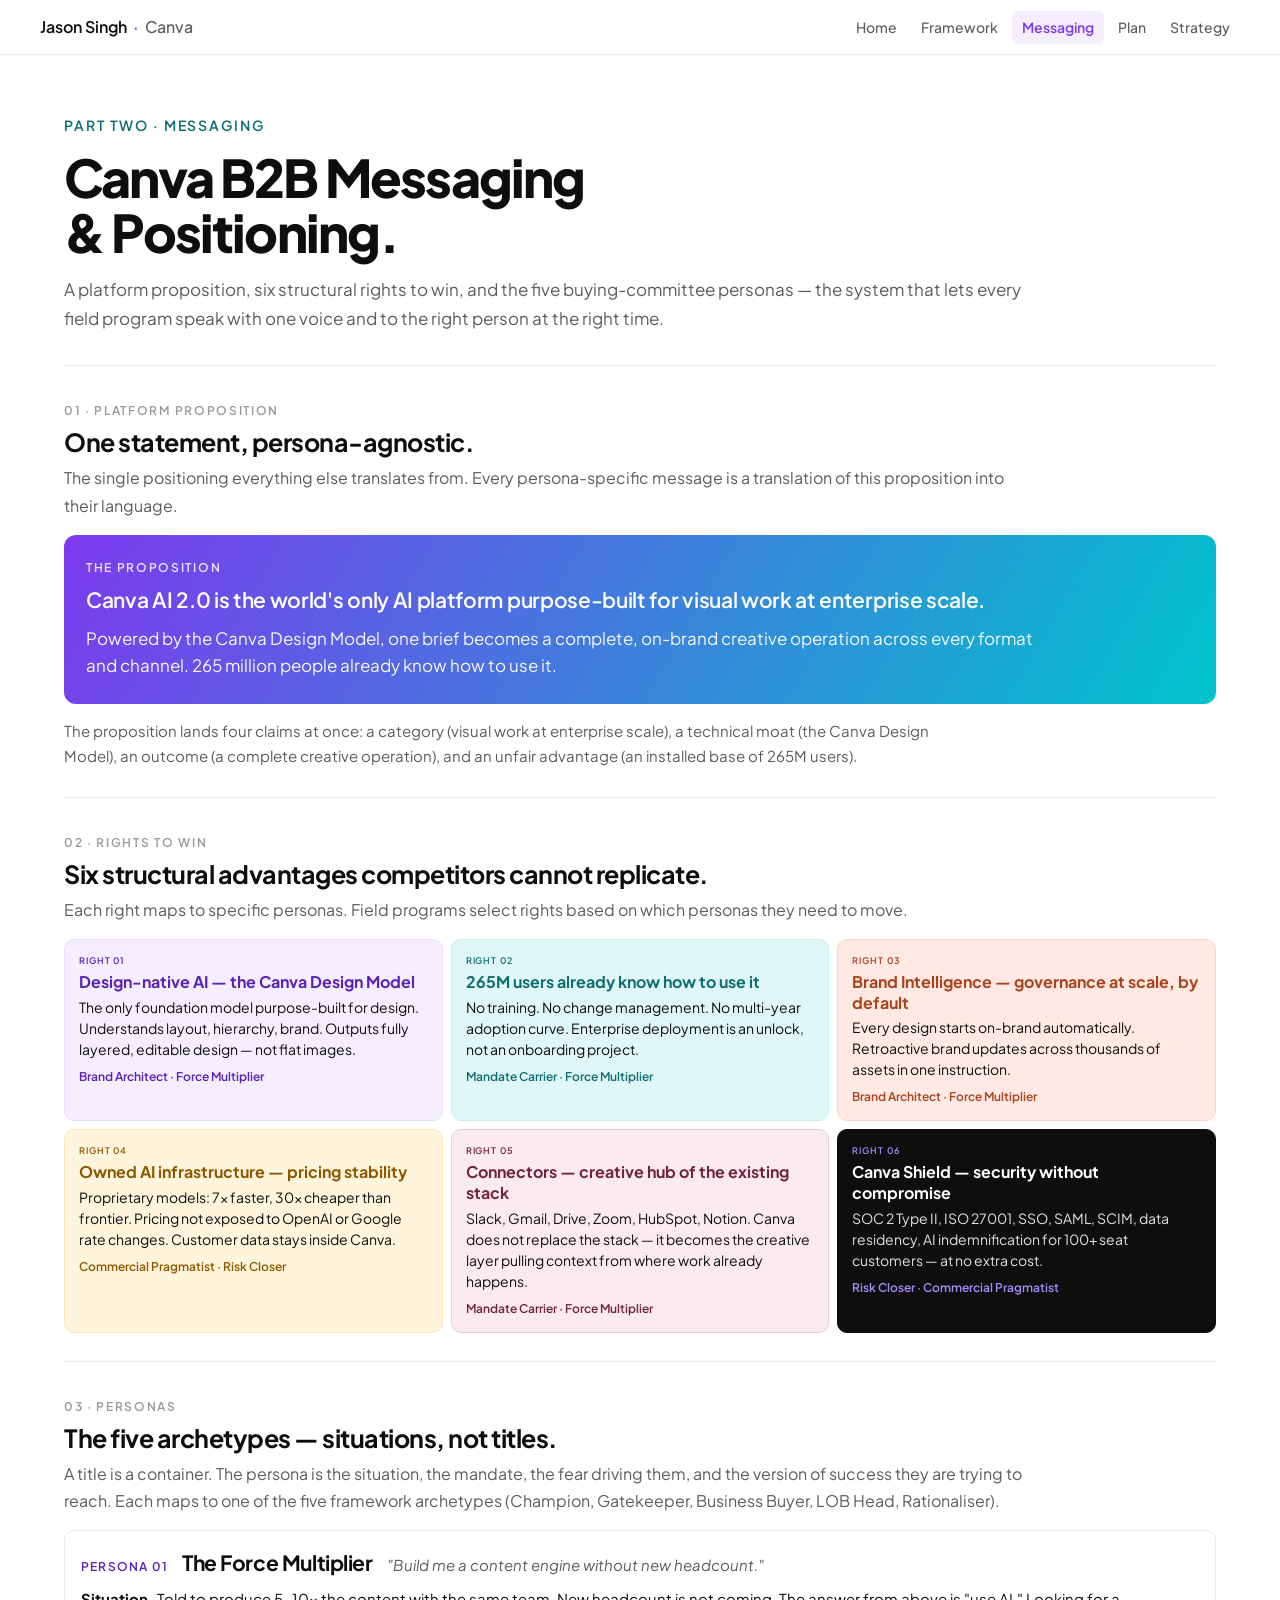
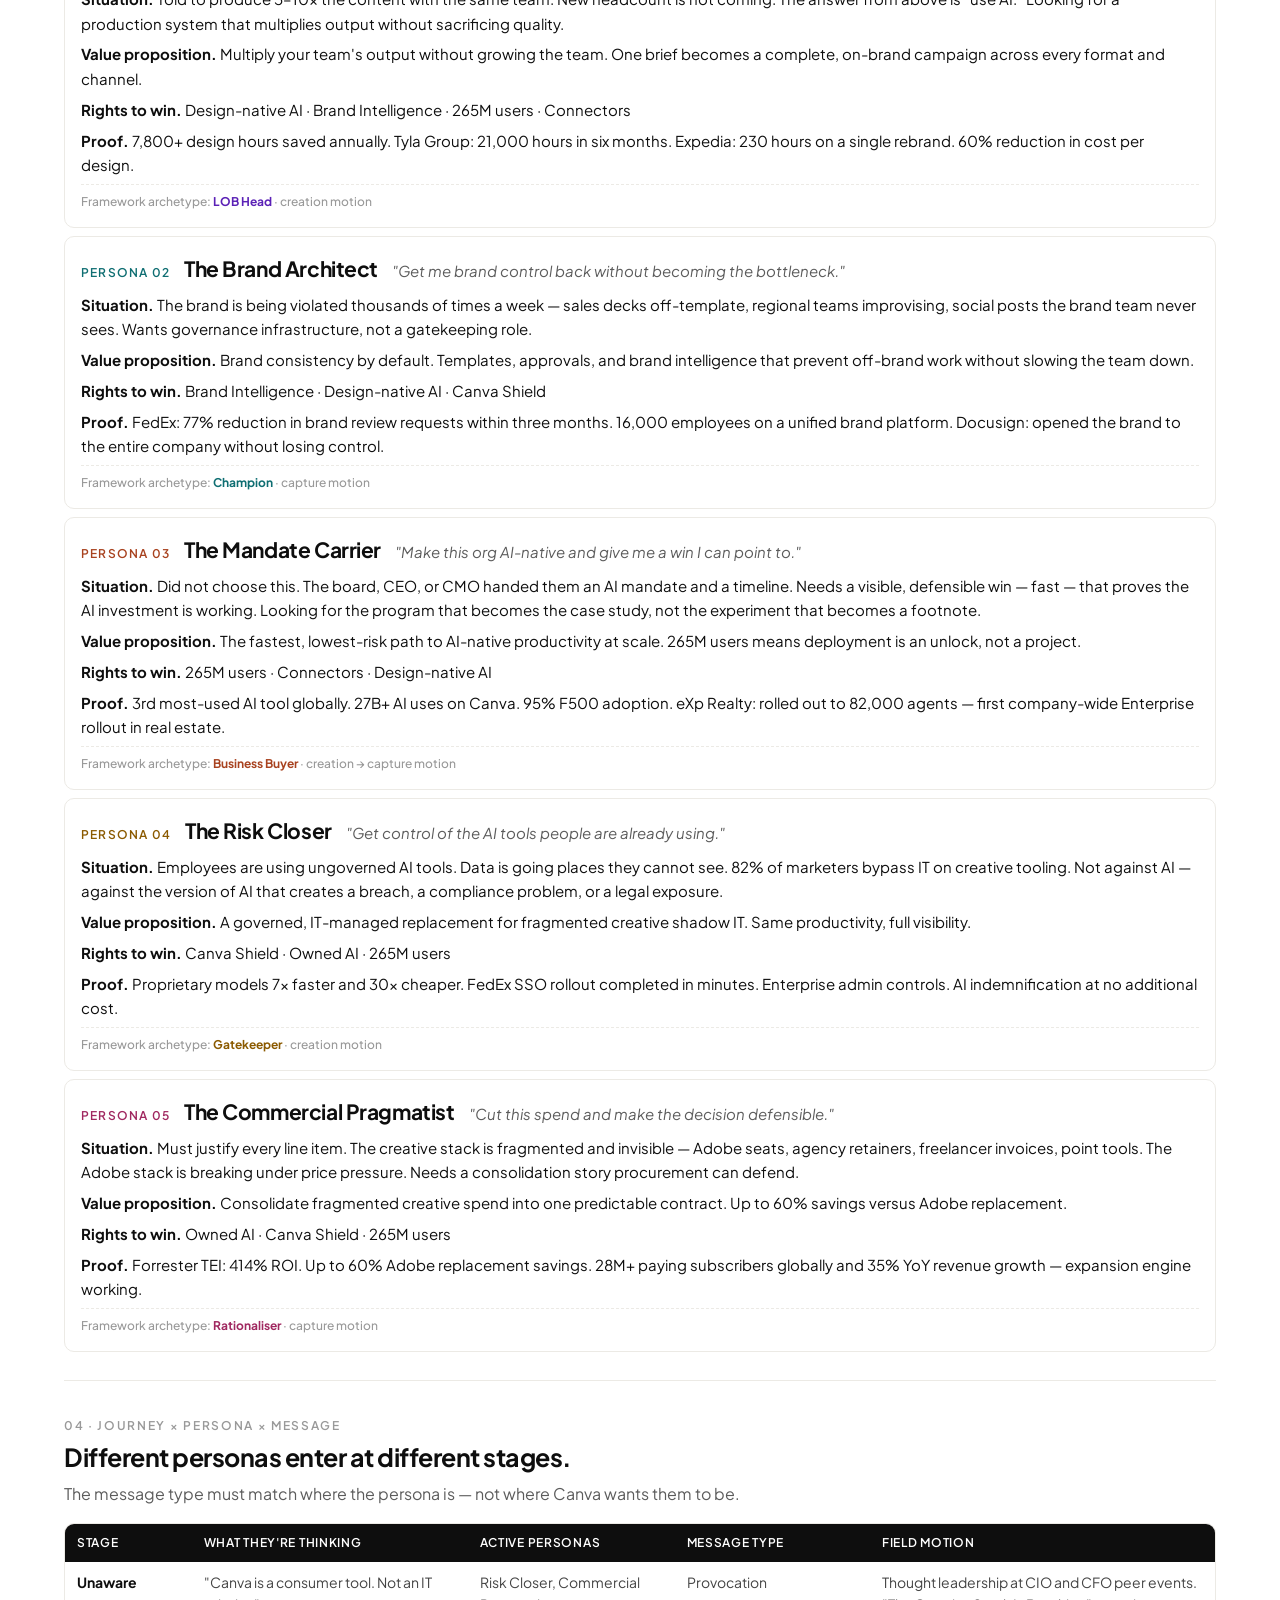
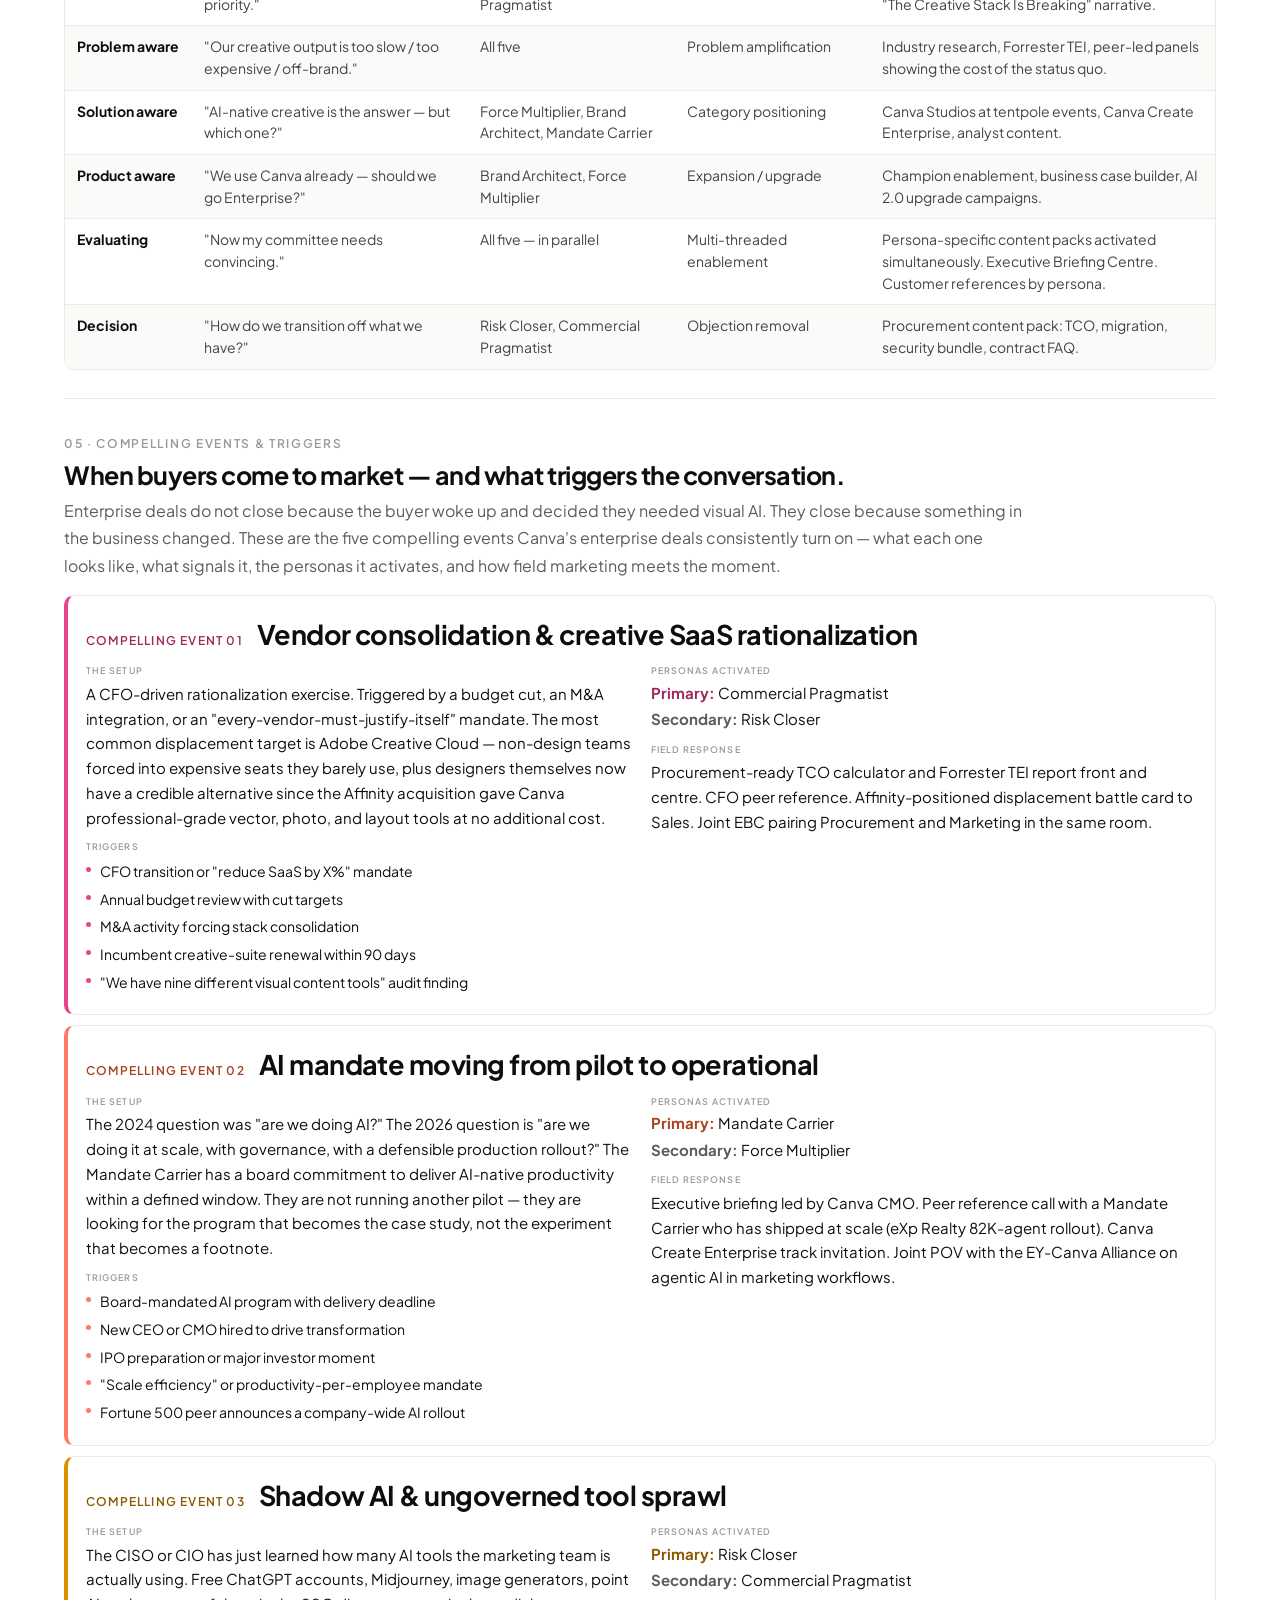
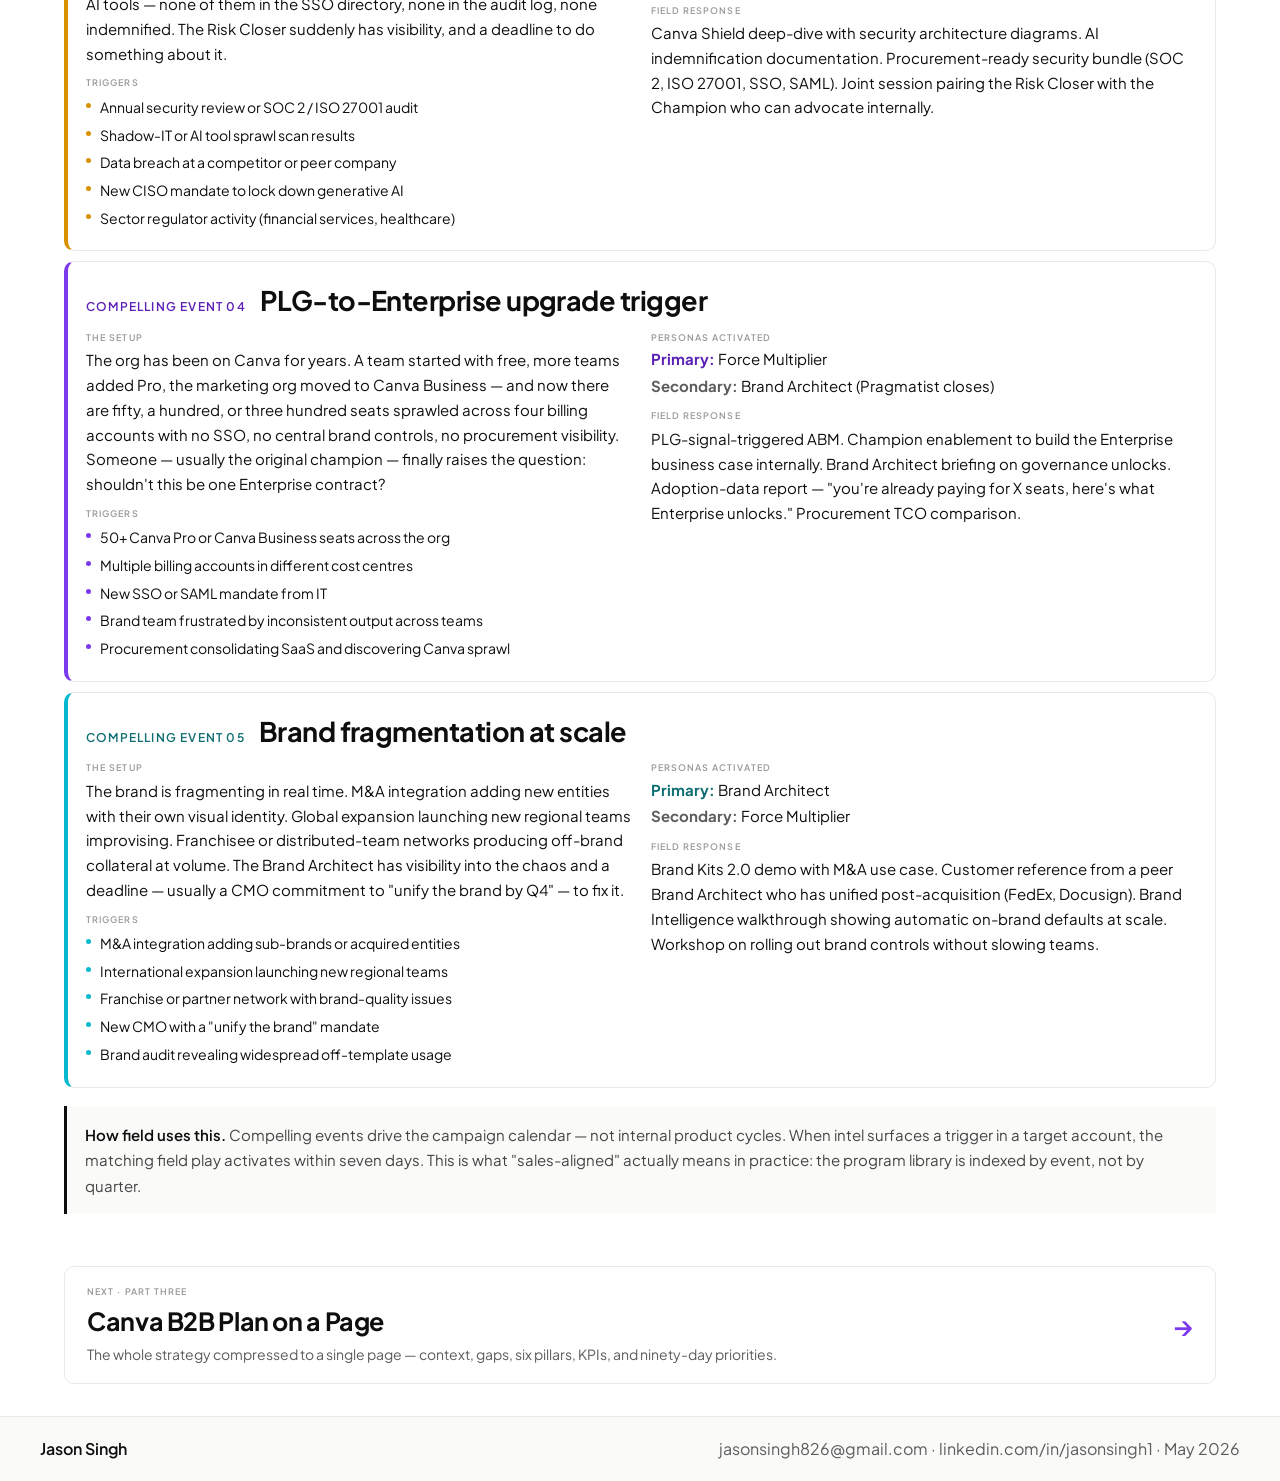
<file: messaging.html>
<!DOCTYPE html>
<html lang="en">
<head>
<meta charset="UTF-8">
<meta name="viewport" content="width=device-width, initial-scale=1.0">
<title>Canva B2B Messaging &amp; Positioning — Jason Singh</title>
<meta name="description" content="Platform proposition, six rights to win, five buying-committee personas, and the compelling events that drive enterprise deals.">
<link rel="preconnect" href="https://fonts.googleapis.com">
<link rel="preconnect" href="https://fonts.gstatic.com" crossorigin>
<link href="https://fonts.googleapis.com/css2?family=Plus+Jakarta+Sans:wght@400;500;600;700;800&display=swap" rel="stylesheet">
<style>
* { box-sizing: border-box; margin: 0; padding: 0; }
html { scroll-behavior: smooth; }
body { font-family: 'Plus Jakarta Sans', -apple-system, sans-serif; color: #0E0E0E; background: #FFFFFF; -webkit-font-smoothing: antialiased; font-size: 17px; line-height: 1.5; }
a { text-decoration: none; color: inherit; }
p { line-height: 1.65; }
nav { background: rgba(255,255,255,0.95); backdrop-filter: blur(12px); -webkit-backdrop-filter: blur(12px); border-bottom: 1px solid #ECEAE5; padding: 0 24px; position: sticky; top: 0; z-index: 100; }
nav .nav-inner { max-width: 1200px; margin: 0 auto; display: flex; align-items: center; justify-content: space-between; height: 54px; }
nav .brand { font-size: 16px; font-weight: 600; color: #0E0E0E; }
nav .brand .dot { color: #7C3AED; margin: 0 6px; }
nav .brand .sub { color: #5C5C5C; font-weight: 500; }
nav .links { display: flex; gap: 4px; }
nav .links a { font-size: 14px; font-weight: 500; color: #5C5C5C; padding: 6px 10px; border-radius: 6px; transition: all 0.15s; }
nav .links a:hover { background: #F4EEFF; color: #5B21B6; }
nav .links a.active { background: #F4EEFF; color: #7C3AED; font-weight: 600; }
main { max-width: 1200px; margin: 0 auto; padding: 0 24px; }
.hero { padding: 60px 0 32px 0; border-bottom: 1px solid #ECEAE5; }
.eyebrow { font-size: 14px; font-weight: 600; letter-spacing: 0.14em; text-transform: uppercase; color: #0F6E72; margin-bottom: 14px; }
h1 { font-weight: 800; font-size: 52px; line-height: 1.05; letter-spacing: -0.035em; margin-bottom: 16px; }
.lead { font-size: 17px; color: #5C5C5C; font-weight: 400; line-height: 1.7; max-width: 80ch; }
section.body { padding: 36px 0 28px 0; border-bottom: 1px solid #ECEAE5; }
section.body:last-of-type { border-bottom: none; }
.sec-num { font-size: 12px; font-weight: 600; letter-spacing: 0.14em; text-transform: uppercase; color: #999; margin-bottom: 6px; }
.sec-title { font-size: 25px; font-weight: 700; letter-spacing: -0.02em; margin-bottom: 6px; line-height: 1.3; }
.sec-desc { font-size: 16px; color: #5C5C5C; line-height: 1.7; max-width: 80ch; margin-bottom: 16px; }
.proposition { background: linear-gradient(120deg, #7C3AED 0%, #00C4CC 100%); border-radius: 12px; padding: 24px 22px; color: #fff; }
.proposition .kicker { font-size: 12px; font-weight: 600; letter-spacing: 0.14em; text-transform: uppercase; color: rgba(255,255,255,0.85); margin-bottom: 8px; }
.proposition .main { font-size: 21px; font-weight: 600; line-height: 1.45; letter-spacing: -0.015em; margin-bottom: 10px; color: #fff; }
.proposition .sub { font-size: 17px; font-weight: 400; line-height: 1.6; color: rgba(255,255,255,0.95); max-width: 80ch; }
.note { font-size: 15px; color: #5C5C5C; line-height: 1.7; margin-top: 14px; max-width: 80ch; }
.rights-grid { display: grid; grid-template-columns: 1fr 1fr 1fr; gap: 8px; }
.right-card { border-radius: 10px; padding: 14px; }
.right-card .num { font-size: 9px; font-weight: 600; letter-spacing: 0.1em; margin-bottom: 4px; }
.right-card .name { font-size: 16px; font-weight: 700; margin-bottom: 4px; line-height: 1.3; }
.right-card p { font-size: 14px; color: #0E0E0E; margin-bottom: 8px; line-height: 1.5; }
.right-card .map { font-size: 12px; font-weight: 600; }
.right-card.violet { background: #F4EEFF; border: 1px solid #E8DEFF; }
.right-card.violet .num, .right-card.violet .name, .right-card.violet .map { color: #5B21B6; }
.right-card.teal { background: #E0F7F8; border: 1px solid #C8EEEF; }
.right-card.teal .num, .right-card.teal .name, .right-card.teal .map { color: #0F6E72; }
.right-card.coral { background: #FFE9E2; border: 1px solid #FFD3C5; }
.right-card.coral .num, .right-card.coral .name, .right-card.coral .map { color: #A8421F; }
.right-card.amber { background: #FFF4DC; border: 1px solid #FCE6B8; }
.right-card.amber .num, .right-card.amber .name, .right-card.amber .map { color: #8B5A00; }
.right-card.pink { background: #FBEAF0; border: 1px solid #F2C8D9; }
.right-card.pink .num, .right-card.pink .name, .right-card.pink .map { color: #72243E; }
.right-card.dark { background: #0E0E0E; border: 1px solid #0E0E0E; color: #fff; }
.right-card.dark .num, .right-card.dark .map { color: #A78BFA; }
.right-card.dark .name { color: #fff; }
.right-card.dark p { color: rgba(255,255,255,0.88); }
.persona-stack { display: flex; flex-direction: column; gap: 8px; }
.persona-block { border: 1px solid #ECEAE5; border-radius: 10px; padding: 16px; }
.persona-block .header { display: flex; align-items: baseline; gap: 14px; margin-bottom: 8px; flex-wrap: wrap; }
.persona-block .num { font-size: 12px; font-weight: 600; letter-spacing: 0.1em; }
.persona-block .name { font-size: 21px; font-weight: 700; letter-spacing: -0.02em; color: #0E0E0E; }
.persona-block .tagline { font-size: 15px; font-style: italic; color: #5C5C5C; }
.persona-block p { font-size: 15px; color: #0E0E0E; margin-bottom: 6px; line-height: 1.65; }
.persona-block .footnote { font-size: 12px; color: #999; font-weight: 500; border-top: 1px dashed #ECEAE5; padding-top: 8px; margin-top: 4px; }
.persona-block .footnote strong { font-weight: 700; }
table { width: 100%; border-collapse: collapse; font-size: 14px; }
.table-wrap { border: 1px solid #ECEAE5; border-radius: 10px; overflow: hidden; }
thead th { background: #0E0E0E; color: #fff; padding: 10px 12px; text-align: left; font-weight: 600; font-size: 12px; letter-spacing: 0.06em; text-transform: uppercase; }
tbody td { padding: 10px 12px; border-bottom: 1px solid #ECEAE5; vertical-align: top; line-height: 1.55; }
tbody tr:last-child td { border-bottom: none; }
tbody tr.alt { background: #FAFAF9; }
tbody td.muted { color: #444; }
.event-stack { display: flex; flex-direction: column; gap: 10px; }
.event-card { border: 1px solid #ECEAE5; border-radius: 10px; padding: 18px; background: #fff; }
.event-card .header { display: flex; align-items: baseline; gap: 14px; margin-bottom: 10px; flex-wrap: wrap; }
.event-card .num { font-size: 12px; font-weight: 600; letter-spacing: 0.1em; }
.event-card .name { font-size: 27px; font-weight: 700; letter-spacing: -0.02em; color: #0E0E0E; }
.event-card .grid { display: grid; grid-template-columns: 1fr 1fr; gap: 18px; }
.event-card .label-mini { font-size: 9px; font-weight: 600; letter-spacing: 0.12em; color: #999; text-transform: uppercase; margin-bottom: 4px; }
.event-card p { font-size: 15px; color: #0E0E0E; margin-bottom: 10px; line-height: 1.65; }
.event-card .triggers { list-style: none; padding: 0; }
.event-card .triggers li { padding: 3px 0 3px 14px; position: relative; font-size: 14px; color: #0E0E0E; line-height: 1.55; }
.event-card .triggers li::before { content: ''; position: absolute; left: 0; top: 9px; width: 5px; height: 5px; border-radius: 50%; background: var(--c, #999); }
.event-card .persona-meta { font-size: 15px; margin-bottom: 4px; }
.event-card.pink { border-left: 4px solid #E8438C; }
.event-card.pink .num { color: #A02860; }
.event-card.pink .triggers li::before { background: #E8438C; }
.event-card.pink .persona-meta strong { color: #A02860; }
.event-card.coral { border-left: 4px solid #FF7A66; }
.event-card.coral .num { color: #A8421F; }
.event-card.coral .triggers li::before { background: #FF7A66; }
.event-card.coral .persona-meta strong { color: #A8421F; }
.event-card.amber { border-left: 4px solid #D89200; }
.event-card.amber .num { color: #8B5A00; }
.event-card.amber .triggers li::before { background: #D89200; }
.event-card.amber .persona-meta strong { color: #8B5A00; }
.event-card.violet { border-left: 4px solid #7C3AED; }
.event-card.violet .num { color: #5B21B6; }
.event-card.violet .triggers li::before { background: #7C3AED; }
.event-card.violet .persona-meta strong { color: #5B21B6; }
.event-card.teal { border-left: 4px solid #07B9CE; }
.event-card.teal .num { color: #0F6E72; }
.event-card.teal .triggers li::before { background: #07B9CE; }
.event-card.teal .persona-meta strong { color: #0F6E72; }
.insight { padding: 16px 18px; border-left: 3px solid #0E0E0E; background: #FAFAF9; font-size: 15px; color: #444; line-height: 1.7; margin-top: 18px; }
.insight b { color: #0E0E0E; font-weight: 600; }
.next-cta { display: block; padding: 18px 22px; border: 1px solid #ECEAE5; border-radius: 10px; color: #0E0E0E; margin: 24px 0 32px 0; }
.next-cta:hover { background: #FAFAF9; }
.next-cta .row { display: flex; justify-content: space-between; align-items: center; }
.next-cta .label { font-size: 9px; font-weight: 600; letter-spacing: 0.12em; text-transform: uppercase; color: #999; margin-bottom: 4px; }
.next-cta .title { font-size: 25px; font-weight: 700; letter-spacing: -0.015em; }
.next-cta .desc { font-size: 14px; color: #5C5C5C; margin-top: 4px; }
.next-cta .arrow { font-size: 27px; font-weight: 600; color: #7C3AED; }
.site-footer { border-top: 1px solid #ECEAE5; background: #FAFAF9; padding: 20px 24px; }
.site-footer .footer-inner { max-width: 1200px; margin: 0 auto; display: flex; justify-content: space-between; align-items: center; gap: 16px; flex-wrap: wrap; font-size: 16px; }
.site-footer .name { font-weight: 600; color: #0E0E0E; }
.site-footer .meta { color: #5C5C5C; font-weight: 400; }
@media (max-width: 700px) { h1 { font-size: 36px; } .rights-grid { grid-template-columns: 1fr; } .event-card .grid { grid-template-columns: 1fr; } nav .links { display: none; } table { font-size: 12px; } thead th, tbody td { padding: 6px 8px; } }
</style>
</head>
<body>

<nav>
  <div class="nav-inner">
    <div class="brand"><a href="index.html">Jason Singh<span class="dot">·</span><span class="sub">Canva</span></a></div>
    <div class="links">
      <a href="index.html">Home</a>
      <a href="framework.html">Framework</a>
      <a href="messaging.html" class="active">Messaging</a>
      <a href="plan-on-a-page.html">Plan</a>
      <a href="strategy.html">Strategy</a>
    </div>
  </div>
</nav>

<main>

  <section class="hero">
    <div class="eyebrow">Part two · Messaging</div>
    <h1>Canva B2B Messaging<br>&amp; Positioning.</h1>
    <p class="lead">A platform proposition, six structural rights to win, and the five buying-committee personas — the system that lets every field program speak with one voice and to the right person at the right time.</p>
  </section>

  <section class="body">
    <div class="sec-num">01 · Platform proposition</div>
    <h2 class="sec-title">One statement, persona-agnostic.</h2>
    <p class="sec-desc">The single positioning everything else translates from. Every persona-specific message is a translation of this proposition into their language.</p>
    <div class="proposition">
      <div class="kicker">The proposition</div>
      <div class="main">Canva AI 2.0 is the world's only AI platform purpose-built for visual work at enterprise scale.</div>
      <div class="sub">Powered by the Canva Design Model, one brief becomes a complete, on-brand creative operation across every format and channel. 265 million people already know how to use it.</div>
    </div>
    <p class="note">The proposition lands four claims at once: a category (visual work at enterprise scale), a technical moat (the Canva Design Model), an outcome (a complete creative operation), and an unfair advantage (an installed base of 265M users).</p>
  </section>

  <section class="body">
    <div class="sec-num">02 · Rights to win</div>
    <h2 class="sec-title">Six structural advantages competitors cannot replicate.</h2>
    <p class="sec-desc">Each right maps to specific personas. Field programs select rights based on which personas they need to move.</p>
    <div class="rights-grid">
      <div class="right-card violet">
        <div class="num">RIGHT 01</div>
        <div class="name">Design-native AI — the Canva Design Model</div>
        <p>The only foundation model purpose-built for design. Understands layout, hierarchy, brand. Outputs fully layered, editable design — not flat images.</p>
        <div class="map">Brand Architect · Force Multiplier</div>
      </div>
      <div class="right-card teal">
        <div class="num">RIGHT 02</div>
        <div class="name">265M users already know how to use it</div>
        <p>No training. No change management. No multi-year adoption curve. Enterprise deployment is an unlock, not an onboarding project.</p>
        <div class="map">Mandate Carrier · Force Multiplier</div>
      </div>
      <div class="right-card coral">
        <div class="num">RIGHT 03</div>
        <div class="name">Brand Intelligence — governance at scale, by default</div>
        <p>Every design starts on-brand automatically. Retroactive brand updates across thousands of assets in one instruction.</p>
        <div class="map">Brand Architect · Force Multiplier</div>
      </div>
      <div class="right-card amber">
        <div class="num">RIGHT 04</div>
        <div class="name">Owned AI infrastructure — pricing stability</div>
        <p>Proprietary models: 7× faster, 30× cheaper than frontier. Pricing not exposed to OpenAI or Google rate changes. Customer data stays inside Canva.</p>
        <div class="map">Commercial Pragmatist · Risk Closer</div>
      </div>
      <div class="right-card pink">
        <div class="num">RIGHT 05</div>
        <div class="name">Connectors — creative hub of the existing stack</div>
        <p>Slack, Gmail, Drive, Zoom, HubSpot, Notion. Canva does not replace the stack — it becomes the creative layer pulling context from where work already happens.</p>
        <div class="map">Mandate Carrier · Force Multiplier</div>
      </div>
      <div class="right-card dark">
        <div class="num">RIGHT 06</div>
        <div class="name">Canva Shield — security without compromise</div>
        <p>SOC 2 Type II, ISO 27001, SSO, SAML, SCIM, data residency, AI indemnification for 100+ seat customers — at no extra cost.</p>
        <div class="map">Risk Closer · Commercial Pragmatist</div>
      </div>
    </div>
  </section>

  <section class="body">
    <div class="sec-num">03 · Personas</div>
    <h2 class="sec-title">The five archetypes — situations, not titles.</h2>
    <p class="sec-desc">A title is a container. The persona is the situation, the mandate, the fear driving them, and the version of success they are trying to reach. Each maps to one of the five framework archetypes (Champion, Gatekeeper, Business Buyer, LOB Head, Rationaliser).</p>

    <div class="persona-stack">

      <div class="persona-block">
        <div class="header">
          <span class="num" style="color:#5B21B6">PERSONA 01</span>
          <span class="name">The Force Multiplier</span>
          <span class="tagline">"Build me a content engine without new headcount."</span>
        </div>
        <p><strong>Situation.</strong> Told to produce 5–10× the content with the same team. New headcount is not coming. The answer from above is "use AI." Looking for a production system that multiplies output without sacrificing quality.</p>
        <p><strong>Value proposition.</strong> Multiply your team's output without growing the team. One brief becomes a complete, on-brand campaign across every format and channel.</p>
        <p><strong>Rights to win.</strong> Design-native AI · Brand Intelligence · 265M users · Connectors</p>
        <p><strong>Proof.</strong> 7,800+ design hours saved annually. Tyla Group: 21,000 hours in six months. Expedia: 230 hours on a single rebrand. 60% reduction in cost per design.</p>
        <div class="footnote">Framework archetype: <strong style="color:#5B21B6">LOB Head</strong> · creation motion</div>
      </div>

      <div class="persona-block">
        <div class="header">
          <span class="num" style="color:#0F6E72">PERSONA 02</span>
          <span class="name">The Brand Architect</span>
          <span class="tagline">"Get me brand control back without becoming the bottleneck."</span>
        </div>
        <p><strong>Situation.</strong> The brand is being violated thousands of times a week — sales decks off-template, regional teams improvising, social posts the brand team never sees. Wants governance infrastructure, not a gatekeeping role.</p>
        <p><strong>Value proposition.</strong> Brand consistency by default. Templates, approvals, and brand intelligence that prevent off-brand work without slowing the team down.</p>
        <p><strong>Rights to win.</strong> Brand Intelligence · Design-native AI · Canva Shield</p>
        <p><strong>Proof.</strong> FedEx: 77% reduction in brand review requests within three months. 16,000 employees on a unified brand platform. Docusign: opened the brand to the entire company without losing control.</p>
        <div class="footnote">Framework archetype: <strong style="color:#0F6E72">Champion</strong> · capture motion</div>
      </div>

      <div class="persona-block">
        <div class="header">
          <span class="num" style="color:#A8421F">PERSONA 03</span>
          <span class="name">The Mandate Carrier</span>
          <span class="tagline">"Make this org AI-native and give me a win I can point to."</span>
        </div>
        <p><strong>Situation.</strong> Did not choose this. The board, CEO, or CMO handed them an AI mandate and a timeline. Needs a visible, defensible win — fast — that proves the AI investment is working. Looking for the program that becomes the case study, not the experiment that becomes a footnote.</p>
        <p><strong>Value proposition.</strong> The fastest, lowest-risk path to AI-native productivity at scale. 265M users means deployment is an unlock, not a project.</p>
        <p><strong>Rights to win.</strong> 265M users · Connectors · Design-native AI</p>
        <p><strong>Proof.</strong> 3rd most-used AI tool globally. 27B+ AI uses on Canva. 95% F500 adoption. eXp Realty: rolled out to 82,000 agents — first company-wide Enterprise rollout in real estate.</p>
        <div class="footnote">Framework archetype: <strong style="color:#A8421F">Business Buyer</strong> · creation → capture motion</div>
      </div>

      <div class="persona-block">
        <div class="header">
          <span class="num" style="color:#8B5A00">PERSONA 04</span>
          <span class="name">The Risk Closer</span>
          <span class="tagline">"Get control of the AI tools people are already using."</span>
        </div>
        <p><strong>Situation.</strong> Employees are using ungoverned AI tools. Data is going places they cannot see. 82% of marketers bypass IT on creative tooling. Not against AI — against the version of AI that creates a breach, a compliance problem, or a legal exposure.</p>
        <p><strong>Value proposition.</strong> A governed, IT-managed replacement for fragmented creative shadow IT. Same productivity, full visibility.</p>
        <p><strong>Rights to win.</strong> Canva Shield · Owned AI · 265M users</p>
        <p><strong>Proof.</strong> Proprietary models 7× faster and 30× cheaper. FedEx SSO rollout completed in minutes. Enterprise admin controls. AI indemnification at no additional cost.</p>
        <div class="footnote">Framework archetype: <strong style="color:#8B5A00">Gatekeeper</strong> · creation motion</div>
      </div>

      <div class="persona-block">
        <div class="header">
          <span class="num" style="color:#A02860">PERSONA 05</span>
          <span class="name">The Commercial Pragmatist</span>
          <span class="tagline">"Cut this spend and make the decision defensible."</span>
        </div>
        <p><strong>Situation.</strong> Must justify every line item. The creative stack is fragmented and invisible — Adobe seats, agency retainers, freelancer invoices, point tools. The Adobe stack is breaking under price pressure. Needs a consolidation story procurement can defend.</p>
        <p><strong>Value proposition.</strong> Consolidate fragmented creative spend into one predictable contract. Up to 60% savings versus Adobe replacement.</p>
        <p><strong>Rights to win.</strong> Owned AI · Canva Shield · 265M users</p>
        <p><strong>Proof.</strong> Forrester TEI: 414% ROI. Up to 60% Adobe replacement savings. 28M+ paying subscribers globally and 35% YoY revenue growth — expansion engine working.</p>
        <div class="footnote">Framework archetype: <strong style="color:#A02860">Rationaliser</strong> · capture motion</div>
      </div>

    </div>
  </section>

  <section class="body">
    <div class="sec-num">04 · Journey × persona × message</div>
    <h2 class="sec-title">Different personas enter at different stages.</h2>
    <p class="sec-desc">The message type must match where the persona is — not where Canva wants them to be.</p>
    <div class="table-wrap">
      <table>
        <thead>
          <tr>
            <th style="width:11%">Stage</th>
            <th style="width:24%">What they're thinking</th>
            <th style="width:18%">Active personas</th>
            <th style="width:17%">Message type</th>
            <th style="width:30%">Field motion</th>
          </tr>
        </thead>
        <tbody>
          <tr>
            <td><strong>Unaware</strong></td>
            <td class="muted">"Canva is a consumer tool. Not an IT priority."</td>
            <td class="muted">Risk Closer, Commercial Pragmatist</td>
            <td class="muted">Provocation</td>
            <td class="muted">Thought leadership at CIO and CFO peer events. "The Creative Stack Is Breaking" narrative.</td>
          </tr>
          <tr class="alt">
            <td><strong>Problem aware</strong></td>
            <td class="muted">"Our creative output is too slow / too expensive / off-brand."</td>
            <td class="muted">All five</td>
            <td class="muted">Problem amplification</td>
            <td class="muted">Industry research, Forrester TEI, peer-led panels showing the cost of the status quo.</td>
          </tr>
          <tr>
            <td><strong>Solution aware</strong></td>
            <td class="muted">"AI-native creative is the answer — but which one?"</td>
            <td class="muted">Force Multiplier, Brand Architect, Mandate Carrier</td>
            <td class="muted">Category positioning</td>
            <td class="muted">Canva Studios at tentpole events, Canva Create Enterprise, analyst content.</td>
          </tr>
          <tr class="alt">
            <td><strong>Product aware</strong></td>
            <td class="muted">"We use Canva already — should we go Enterprise?"</td>
            <td class="muted">Brand Architect, Force Multiplier</td>
            <td class="muted">Expansion / upgrade</td>
            <td class="muted">Champion enablement, business case builder, AI 2.0 upgrade campaigns.</td>
          </tr>
          <tr>
            <td><strong>Evaluating</strong></td>
            <td class="muted">"Now my committee needs convincing."</td>
            <td class="muted">All five — in parallel</td>
            <td class="muted">Multi-threaded enablement</td>
            <td class="muted">Persona-specific content packs activated simultaneously. Executive Briefing Centre. Customer references by persona.</td>
          </tr>
          <tr class="alt">
            <td><strong>Decision</strong></td>
            <td class="muted">"How do we transition off what we have?"</td>
            <td class="muted">Risk Closer, Commercial Pragmatist</td>
            <td class="muted">Objection removal</td>
            <td class="muted">Procurement content pack: TCO, migration, security bundle, contract FAQ.</td>
          </tr>
        </tbody>
      </table>
    </div>
  </section>

  <section class="body">
    <div class="sec-num">05 · Compelling events &amp; triggers</div>
    <h2 class="sec-title">When buyers come to market — and what triggers the conversation.</h2>
    <p class="sec-desc">Enterprise deals do not close because the buyer woke up and decided they needed visual AI. They close because something in the business changed. These are the five compelling events Canva's enterprise deals consistently turn on — what each one looks like, what signals it, the personas it activates, and how field marketing meets the moment.</p>

    <div class="event-stack">

      <div class="event-card pink">
        <div class="header">
          <span class="num">COMPELLING EVENT 01</span>
          <span class="name">Vendor consolidation &amp; creative SaaS rationalization</span>
        </div>
        <div class="grid">
          <div>
            <div class="label-mini">The setup</div>
            <p>A CFO-driven rationalization exercise. Triggered by a budget cut, an M&amp;A integration, or an "every-vendor-must-justify-itself" mandate. The most common displacement target is Adobe Creative Cloud — non-design teams forced into expensive seats they barely use, plus designers themselves now have a credible alternative since the Affinity acquisition gave Canva professional-grade vector, photo, and layout tools at no additional cost.</p>
            <div class="label-mini">Triggers</div>
            <ul class="triggers">
              <li>CFO transition or "reduce SaaS by X%" mandate</li>
              <li>Annual budget review with cut targets</li>
              <li>M&amp;A activity forcing stack consolidation</li>
              <li>Incumbent creative-suite renewal within 90 days</li>
              <li>"We have nine different visual content tools" audit finding</li>
            </ul>
          </div>
          <div>
            <div class="label-mini">Personas activated</div>
            <div class="persona-meta"><strong>Primary:</strong> Commercial Pragmatist</div>
            <div class="persona-meta" style="margin-bottom:12px"><strong style="color:#5C5C5C">Secondary:</strong> Risk Closer</div>
            <div class="label-mini">Field response</div>
            <p style="margin-bottom:0">Procurement-ready TCO calculator and Forrester TEI report front and centre. CFO peer reference. Affinity-positioned displacement battle card to Sales. Joint EBC pairing Procurement and Marketing in the same room.</p>
          </div>
        </div>
      </div>

      <div class="event-card coral">
        <div class="header">
          <span class="num">COMPELLING EVENT 02</span>
          <span class="name">AI mandate moving from pilot to operational</span>
        </div>
        <div class="grid">
          <div>
            <div class="label-mini">The setup</div>
            <p>The 2024 question was "are we doing AI?" The 2026 question is "are we doing it at scale, with governance, with a defensible production rollout?" The Mandate Carrier has a board commitment to deliver AI-native productivity within a defined window. They are not running another pilot — they are looking for the program that becomes the case study, not the experiment that becomes a footnote.</p>
            <div class="label-mini">Triggers</div>
            <ul class="triggers">
              <li>Board-mandated AI program with delivery deadline</li>
              <li>New CEO or CMO hired to drive transformation</li>
              <li>IPO preparation or major investor moment</li>
              <li>"Scale efficiency" or productivity-per-employee mandate</li>
              <li>Fortune 500 peer announces a company-wide AI rollout</li>
            </ul>
          </div>
          <div>
            <div class="label-mini">Personas activated</div>
            <div class="persona-meta"><strong>Primary:</strong> Mandate Carrier</div>
            <div class="persona-meta" style="margin-bottom:12px"><strong style="color:#5C5C5C">Secondary:</strong> Force Multiplier</div>
            <div class="label-mini">Field response</div>
            <p style="margin-bottom:0">Executive briefing led by Canva CMO. Peer reference call with a Mandate Carrier who has shipped at scale (eXp Realty 82K-agent rollout). Canva Create Enterprise track invitation. Joint POV with the EY-Canva Alliance on agentic AI in marketing workflows.</p>
          </div>
        </div>
      </div>

      <div class="event-card amber">
        <div class="header">
          <span class="num">COMPELLING EVENT 03</span>
          <span class="name">Shadow AI &amp; ungoverned tool sprawl</span>
        </div>
        <div class="grid">
          <div>
            <div class="label-mini">The setup</div>
            <p>The CISO or CIO has just learned how many AI tools the marketing team is actually using. Free ChatGPT accounts, Midjourney, image generators, point AI tools — none of them in the SSO directory, none in the audit log, none indemnified. The Risk Closer suddenly has visibility, and a deadline to do something about it.</p>
            <div class="label-mini">Triggers</div>
            <ul class="triggers">
              <li>Annual security review or SOC 2 / ISO 27001 audit</li>
              <li>Shadow-IT or AI tool sprawl scan results</li>
              <li>Data breach at a competitor or peer company</li>
              <li>New CISO mandate to lock down generative AI</li>
              <li>Sector regulator activity (financial services, healthcare)</li>
            </ul>
          </div>
          <div>
            <div class="label-mini">Personas activated</div>
            <div class="persona-meta"><strong>Primary:</strong> Risk Closer</div>
            <div class="persona-meta" style="margin-bottom:12px"><strong style="color:#5C5C5C">Secondary:</strong> Commercial Pragmatist</div>
            <div class="label-mini">Field response</div>
            <p style="margin-bottom:0">Canva Shield deep-dive with security architecture diagrams. AI indemnification documentation. Procurement-ready security bundle (SOC 2, ISO 27001, SSO, SAML). Joint session pairing the Risk Closer with the Champion who can advocate internally.</p>
          </div>
        </div>
      </div>

      <div class="event-card violet">
        <div class="header">
          <span class="num">COMPELLING EVENT 04</span>
          <span class="name">PLG-to-Enterprise upgrade trigger</span>
        </div>
        <div class="grid">
          <div>
            <div class="label-mini">The setup</div>
            <p>The org has been on Canva for years. A team started with free, more teams added Pro, the marketing org moved to Canva Business — and now there are fifty, a hundred, or three hundred seats sprawled across four billing accounts with no SSO, no central brand controls, no procurement visibility. Someone — usually the original champion — finally raises the question: shouldn't this be one Enterprise contract?</p>
            <div class="label-mini">Triggers</div>
            <ul class="triggers">
              <li>50+ Canva Pro or Canva Business seats across the org</li>
              <li>Multiple billing accounts in different cost centres</li>
              <li>New SSO or SAML mandate from IT</li>
              <li>Brand team frustrated by inconsistent output across teams</li>
              <li>Procurement consolidating SaaS and discovering Canva sprawl</li>
            </ul>
          </div>
          <div>
            <div class="label-mini">Personas activated</div>
            <div class="persona-meta"><strong>Primary:</strong> Force Multiplier</div>
            <div class="persona-meta" style="margin-bottom:12px"><strong style="color:#5C5C5C">Secondary:</strong> Brand Architect (Pragmatist closes)</div>
            <div class="label-mini">Field response</div>
            <p style="margin-bottom:0">PLG-signal-triggered ABM. Champion enablement to build the Enterprise business case internally. Brand Architect briefing on governance unlocks. Adoption-data report — "you're already paying for X seats, here's what Enterprise unlocks." Procurement TCO comparison.</p>
          </div>
        </div>
      </div>

      <div class="event-card teal">
        <div class="header">
          <span class="num">COMPELLING EVENT 05</span>
          <span class="name">Brand fragmentation at scale</span>
        </div>
        <div class="grid">
          <div>
            <div class="label-mini">The setup</div>
            <p>The brand is fragmenting in real time. M&amp;A integration adding new entities with their own visual identity. Global expansion launching new regional teams improvising. Franchisee or distributed-team networks producing off-brand collateral at volume. The Brand Architect has visibility into the chaos and a deadline — usually a CMO commitment to "unify the brand by Q4" — to fix it.</p>
            <div class="label-mini">Triggers</div>
            <ul class="triggers">
              <li>M&amp;A integration adding sub-brands or acquired entities</li>
              <li>International expansion launching new regional teams</li>
              <li>Franchise or partner network with brand-quality issues</li>
              <li>New CMO with a "unify the brand" mandate</li>
              <li>Brand audit revealing widespread off-template usage</li>
            </ul>
          </div>
          <div>
            <div class="label-mini">Personas activated</div>
            <div class="persona-meta"><strong>Primary:</strong> Brand Architect</div>
            <div class="persona-meta" style="margin-bottom:12px"><strong style="color:#5C5C5C">Secondary:</strong> Force Multiplier</div>
            <div class="label-mini">Field response</div>
            <p style="margin-bottom:0">Brand Kits 2.0 demo with M&amp;A use case. Customer reference from a peer Brand Architect who has unified post-acquisition (FedEx, Docusign). Brand Intelligence walkthrough showing automatic on-brand defaults at scale. Workshop on rolling out brand controls without slowing teams.</p>
          </div>
        </div>
      </div>

    </div>

    <div class="insight"><b>How field uses this.</b> Compelling events drive the campaign calendar — not internal product cycles. When intel surfaces a trigger in a target account, the matching field play activates within seven days. This is what "sales-aligned" actually means in practice: the program library is indexed by event, not by quarter.</div>
  </section>

  <a class="next-cta" href="plan-on-a-page.html">
    <div class="row">
      <div>
        <div class="label">Next · Part three</div>
        <div class="title">Canva B2B Plan on a Page</div>
        <div class="desc">The whole strategy compressed to a single page — context, gaps, six pillars, KPIs, and ninety-day priorities.</div>
      </div>
      <div class="arrow">→</div>
    </div>
  </a>

</main>

<footer class="site-footer">
  <div class="footer-inner">
    <span class="name">Jason Singh</span>
    <span class="meta"><a href="mailto:jasonsingh826@gmail.com">jasonsingh826@gmail.com</a> · <a href="https://linkedin.com/in/jasonsingh1">linkedin.com/in/jasonsingh1</a> · May 2026</span>
  </div>
</footer>

</body>
</html>
</file>
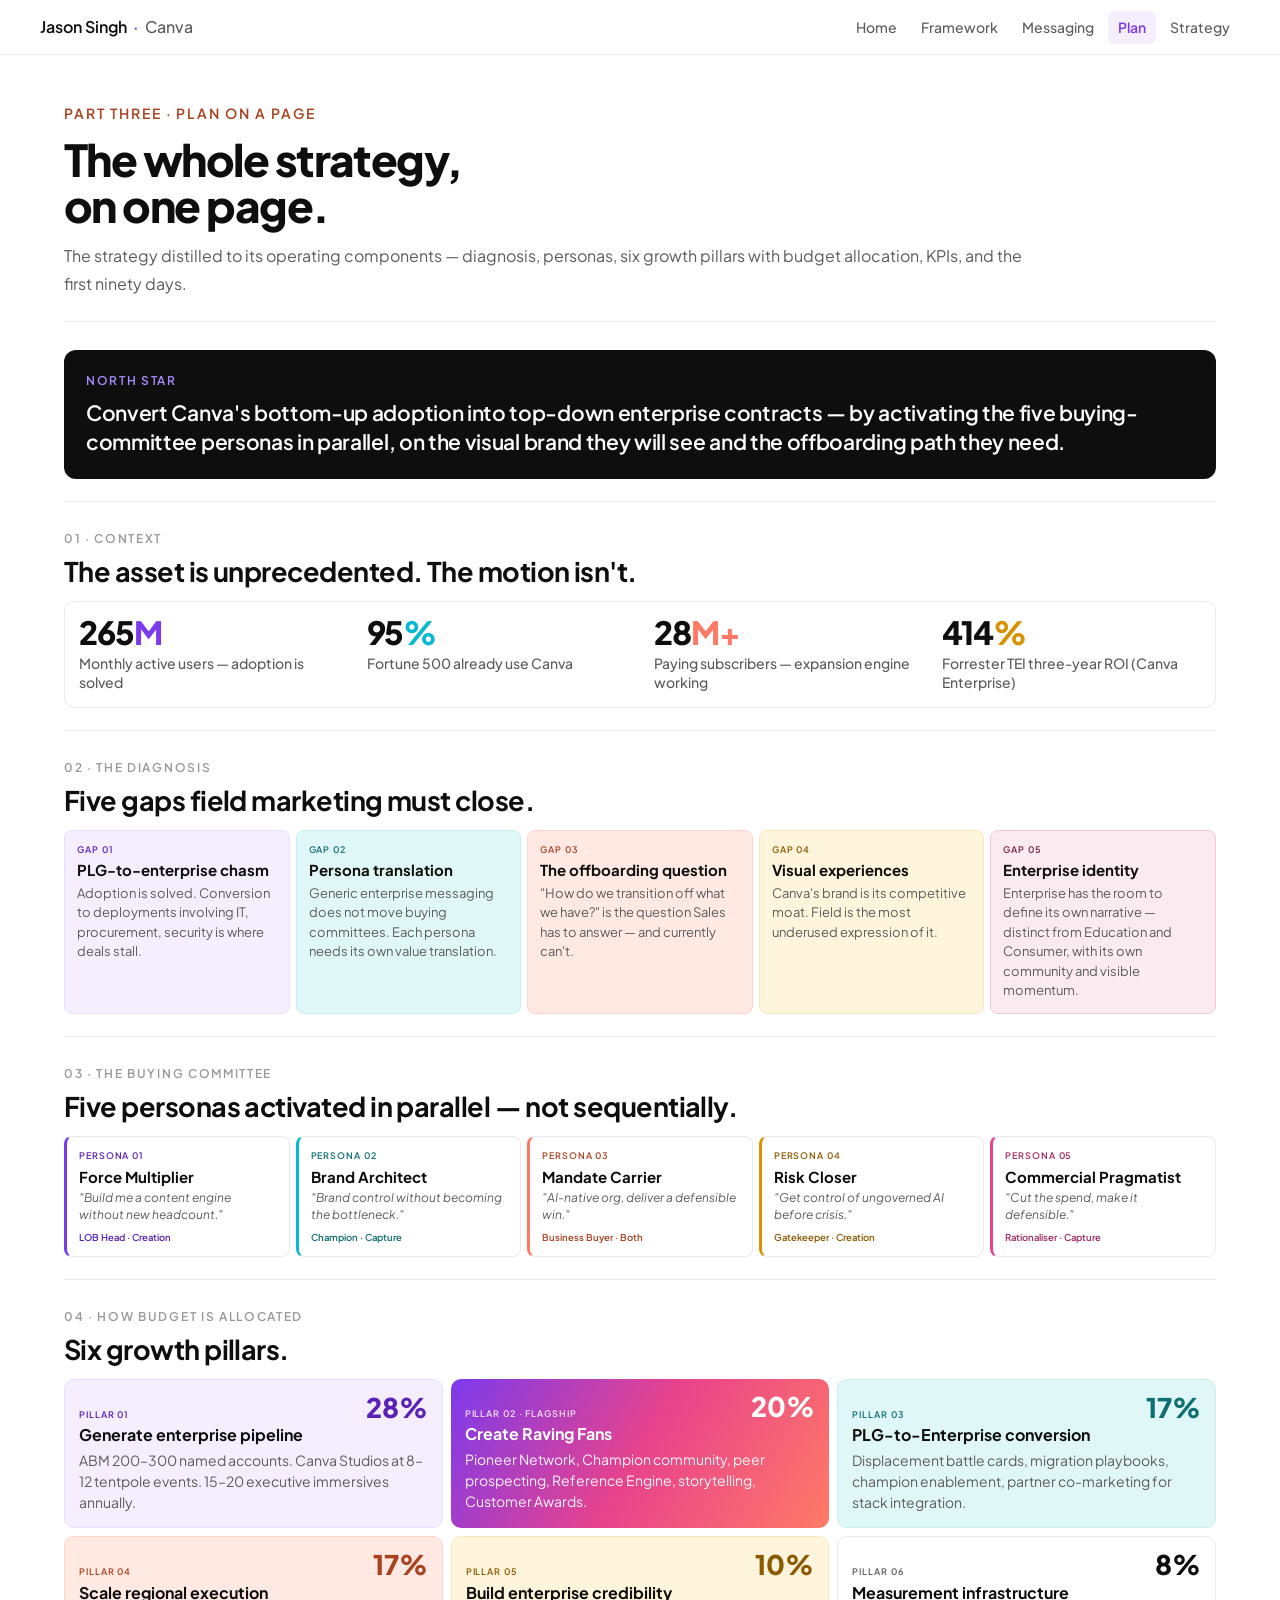
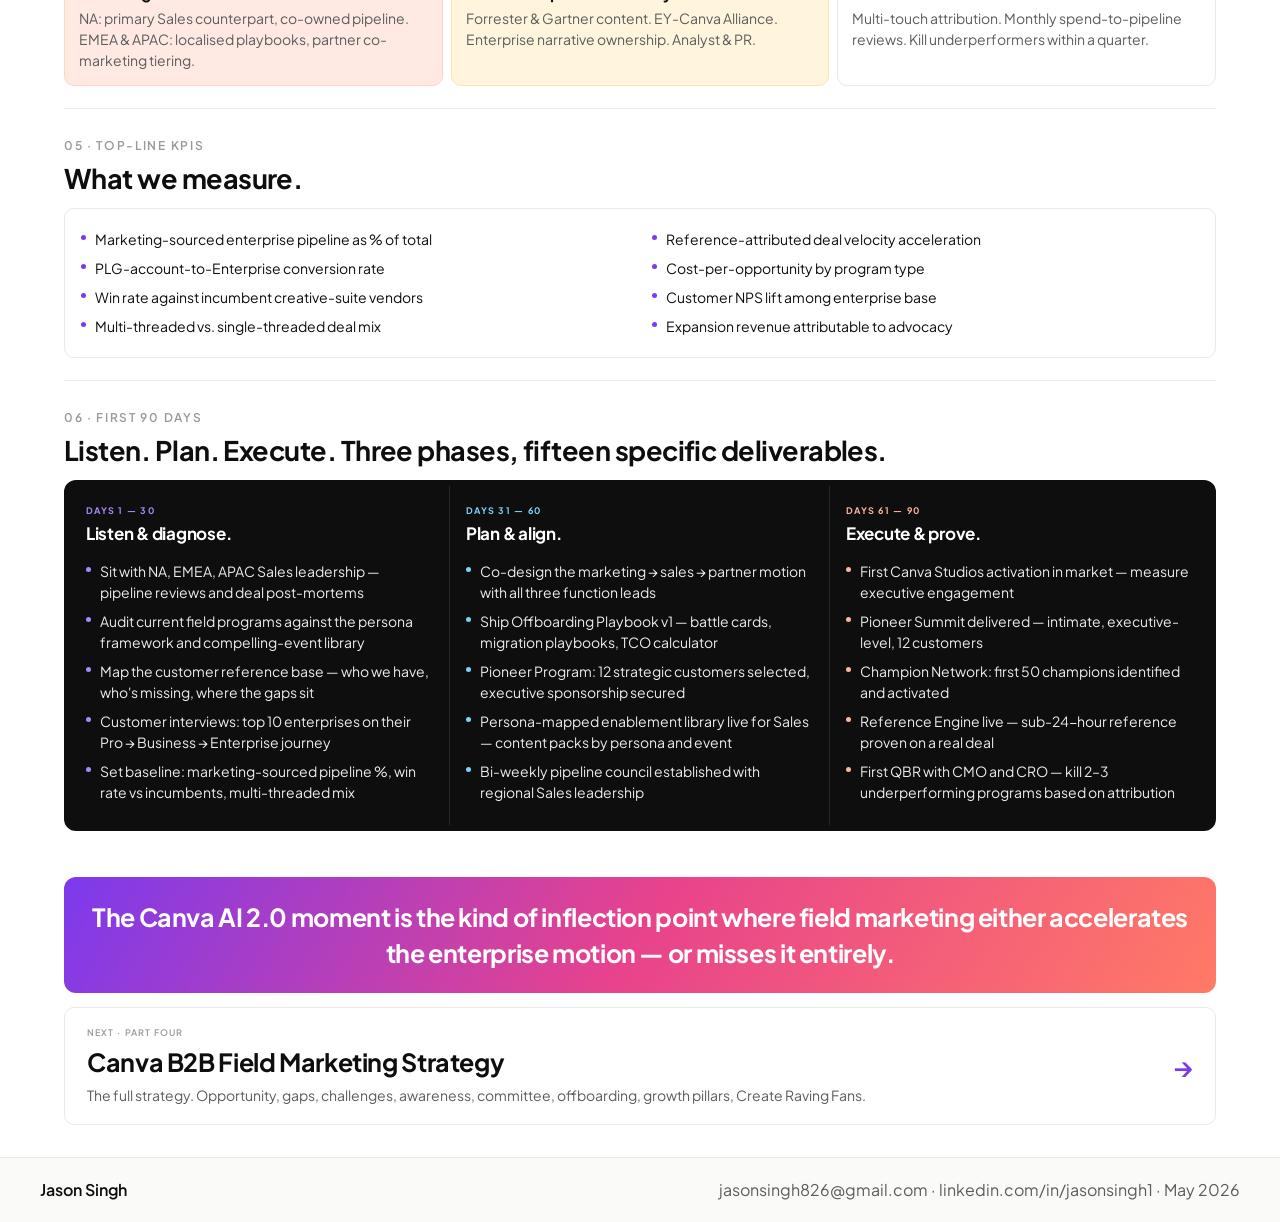
<file: plan-on-a-page.html>
<!DOCTYPE html>
<html lang="en">
<head>
<meta charset="UTF-8">
<meta name="viewport" content="width=device-width, initial-scale=1.0">
<title>Canva B2B Plan on a Page — Jason Singh</title>
<meta name="description" content="The Canva B2B field marketing strategy compressed to a single page.">
<link rel="preconnect" href="https://fonts.googleapis.com">
<link rel="preconnect" href="https://fonts.gstatic.com" crossorigin>
<link href="https://fonts.googleapis.com/css2?family=Plus+Jakarta+Sans:wght@400;500;600;700;800&display=swap" rel="stylesheet">
<style>
* { box-sizing: border-box; margin: 0; padding: 0; }
html { scroll-behavior: smooth; }
body { font-family: 'Plus Jakarta Sans', -apple-system, sans-serif; color: #0E0E0E; background: #FFFFFF; -webkit-font-smoothing: antialiased; font-size: 17px; line-height: 1.5; }
a { text-decoration: none; color: inherit; }
p { line-height: 1.6; }
nav { background: rgba(255,255,255,0.95); backdrop-filter: blur(12px); -webkit-backdrop-filter: blur(12px); border-bottom: 1px solid #ECEAE5; padding: 0 24px; position: sticky; top: 0; z-index: 100; }
nav .nav-inner { max-width: 1200px; margin: 0 auto; display: flex; align-items: center; justify-content: space-between; height: 54px; }
nav .brand { font-size: 16px; font-weight: 600; color: #0E0E0E; }
nav .brand .dot { color: #7C3AED; margin: 0 6px; }
nav .brand .sub { color: #5C5C5C; font-weight: 500; }
nav .links { display: flex; gap: 4px; }
nav .links a { font-size: 14px; font-weight: 500; color: #5C5C5C; padding: 6px 10px; border-radius: 6px; transition: all 0.15s; }
nav .links a:hover { background: #F4EEFF; color: #5B21B6; }
nav .links a.active { background: #F4EEFF; color: #7C3AED; font-weight: 600; }
main { max-width: 1200px; margin: 0 auto; padding: 0 24px; }
.hero { padding: 48px 0 24px 0; border-bottom: 1px solid #ECEAE5; }
.eyebrow { font-size: 14px; font-weight: 600; letter-spacing: 0.14em; text-transform: uppercase; color: #A8421F; margin-bottom: 12px; }
h1 { font-weight: 800; font-size: 44px; line-height: 1.05; letter-spacing: -0.035em; margin-bottom: 14px; }
.lead { font-size: 16px; color: #5C5C5C; font-weight: 400; line-height: 1.7; max-width: 80ch; }
section.body { padding: 28px 0 22px 0; border-bottom: 1px solid #ECEAE5; }
section.body:last-of-type { border-bottom: none; }
.sec-num { font-size: 12px; font-weight: 600; letter-spacing: 0.14em; text-transform: uppercase; color: #999; margin-bottom: 6px; }
.sec-title { font-size: 27px; font-weight: 700; letter-spacing: -0.02em; margin-bottom: 12px; line-height: 1.3; }
.north-star { background: #0E0E0E; border-radius: 12px; padding: 22px; color: #fff; }
.north-star .kicker { font-size: 12px; font-weight: 600; letter-spacing: 0.14em; text-transform: uppercase; color: #A78BFA; margin-bottom: 8px; }
.north-star p { font-size: 21px; font-weight: 600; line-height: 1.4; letter-spacing: -0.015em; color: #fff; max-width: 80ch; }
.stat-strip { display: grid; grid-template-columns: repeat(4, 1fr); gap: 0; border: 1px solid #ECEAE5; border-radius: 10px; overflow: hidden; background: #ECEAE5; }
.stat-cell { background: #fff; padding: 14px 14px; }
.stat-cell .num { font-size: 32px; font-weight: 800; color: #0E0E0E; line-height: 1; letter-spacing: -0.035em; }
.stat-cell .label { font-size: 14px; color: #5C5C5C; margin-top: 6px; font-weight: 500; line-height: 1.4; }
.gaps-row { display: grid; grid-template-columns: repeat(5, 1fr); gap: 6px; }
.gap-card { padding: 12px; border-radius: 8px; }
.gap-card .num { font-size: 9px; font-weight: 600; letter-spacing: 0.1em; margin-bottom: 4px; }
.gap-card .name { font-size: 15px; font-weight: 700; color: #0E0E0E; line-height: 1.3; margin-bottom: 4px; }
.gap-card p { font-size: 13px; color: #5C5C5C; line-height: 1.5; }
.gap-card.violet { background: #F4EEFF; border: 1px solid #E8DEFF; }
.gap-card.violet .num { color: #5B21B6; }
.gap-card.teal { background: #E0F7F8; border: 1px solid #C8EEEF; }
.gap-card.teal .num { color: #0F6E72; }
.gap-card.coral { background: #FFE9E2; border: 1px solid #FFD3C5; }
.gap-card.coral .num { color: #A8421F; }
.gap-card.amber { background: #FFF4DC; border: 1px solid #FCE6B8; }
.gap-card.amber .num { color: #8B5A00; }
.gap-card.pink { background: #FBEAF0; border: 1px solid #F2C8D9; }
.gap-card.pink .num { color: #72243E; }
.persona-row { display: grid; grid-template-columns: repeat(5, 1fr); gap: 6px; }
.persona-mini { border: 1px solid #ECEAE5; border-radius: 8px; padding: 12px; }
.persona-mini .num { font-size: 9px; font-weight: 600; letter-spacing: 0.1em; margin-bottom: 4px; }
.persona-mini .name { font-size: 15px; font-weight: 700; color: #0E0E0E; line-height: 1.3; margin-bottom: 4px; }
.persona-mini .tag { font-size: 12px; color: #5C5C5C; font-style: italic; line-height: 1.4; margin-bottom: 6px; }
.persona-mini .archetype { font-size: 9.5px; font-weight: 600; }
.persona-mini.p1 { border-left: 3px solid #7C3AED; }
.persona-mini.p1 .num, .persona-mini.p1 .archetype { color: #5B21B6; }
.persona-mini.p2 { border-left: 3px solid #07B9CE; }
.persona-mini.p2 .num, .persona-mini.p2 .archetype { color: #0F6E72; }
.persona-mini.p3 { border-left: 3px solid #FF7A66; }
.persona-mini.p3 .num, .persona-mini.p3 .archetype { color: #A8421F; }
.persona-mini.p4 { border-left: 3px solid #D89200; }
.persona-mini.p4 .num, .persona-mini.p4 .archetype { color: #8B5A00; }
.persona-mini.p5 { border-left: 3px solid #E8438C; }
.persona-mini.p5 .num, .persona-mini.p5 .archetype { color: #A02860; }
.pillars { display: grid; grid-template-columns: repeat(3, 1fr); gap: 8px; }
.pillar-card { border-radius: 10px; padding: 14px; }
.pillar-card .row { display: flex; justify-content: space-between; align-items: baseline; margin-bottom: 4px; }
.pillar-card .label { font-size: 9px; font-weight: 600; letter-spacing: 0.1em; }
.pillar-card .pct { font-size: 27px; font-weight: 800; line-height: 1; }
.pillar-card .name { font-size: 16px; font-weight: 700; color: #0E0E0E; line-height: 1.3; margin-bottom: 4px; }
.pillar-card p { font-size: 14px; color: #5C5C5C; line-height: 1.5; }
.pillar-card.violet { background: #F4EEFF; border: 1px solid #E8DEFF; }
.pillar-card.violet .label, .pillar-card.violet .pct { color: #5B21B6; }
.pillar-card.flagship { background: linear-gradient(120deg, #7C3AED 0%, #E8438C 50%, #FF7A66 100%); color: #fff; }
.pillar-card.flagship .label { color: rgba(255,255,255,0.85); }
.pillar-card.flagship .pct, .pillar-card.flagship .name { color: #fff; }
.pillar-card.flagship p { color: rgba(255,255,255,0.95); }
.pillar-card.teal { background: #E0F7F8; border: 1px solid #C8EEEF; }
.pillar-card.teal .label, .pillar-card.teal .pct { color: #0F6E72; }
.pillar-card.coral { background: #FFE9E2; border: 1px solid #FFD3C5; }
.pillar-card.coral .label, .pillar-card.coral .pct { color: #A8421F; }
.pillar-card.amber { background: #FFF4DC; border: 1px solid #FCE6B8; }
.pillar-card.amber .label, .pillar-card.amber .pct { color: #8B5A00; }
.pillar-card.plain { background: #fff; border: 1px solid #ECEAE5; }
.pillar-card.plain .label { color: #5C5C5C; }
.pillar-card.plain .pct { color: #0E0E0E; }
.kpi-card { background: #fff; border: 1px solid #ECEAE5; border-radius: 10px; padding: 16px; display: grid; grid-template-columns: 1fr 1fr; gap: 0 24px; }
.kpi-card ul { list-style: none; padding: 0; margin: 0; }
.kpi-card ul li { padding: 4px 0 4px 14px; position: relative; font-size: 14px; line-height: 1.5; color: #0E0E0E; }
.kpi-card ul li::before { content: ''; position: absolute; left: 0; top: 10px; width: 5px; height: 5px; border-radius: 50%; background: #7C3AED; }
.ninety { background: #0E0E0E; border-radius: 12px; padding: 6px; color: #fff; }
.ninety .grid { display: grid; grid-template-columns: 1fr 1fr 1fr; gap: 0; }
.ninety .col { padding: 18px 16px; border-right: 1px solid rgba(255,255,255,0.1); }
.ninety .col:last-child { border-right: none; }
.ninety .when { font-size: 9px; font-weight: 700; letter-spacing: 0.14em; margin-bottom: 4px; }
.ninety .head { font-size: 17px; font-weight: 700; color: #fff; margin-bottom: 10px; letter-spacing: -0.015em; }
.ninety ul { list-style: none; padding: 0; margin: 0; color: rgba(255,255,255,0.92); }
.ninety ul li { padding: 4px 0 4px 14px; position: relative; font-size: 14px; line-height: 1.5; }
.ninety ul li::before { content: ''; position: absolute; left: 0; top: 10px; width: 5px; height: 5px; border-radius: 50%; background: var(--c, #A78BFA); }
.ninety .col1 .when { color: #A78BFA; } .ninety .col1 ul li::before { background: #A78BFA; }
.ninety .col2 .when { color: #7DD3FC; } .ninety .col2 ul li::before { background: #7DD3FC; }
.ninety .col3 .when { color: #FFB4A0; } .ninety .col3 ul li::before { background: #FFB4A0; }
.closing { background: linear-gradient(120deg, #7C3AED 0%, #E8438C 50%, #FF7A66 100%); border-radius: 12px; padding: 22px; color: #fff; text-align: center; margin-top: 24px; }
.closing p { font-size: 25px; font-weight: 700; line-height: 1.45; letter-spacing: -0.015em; max-width: 72ch; margin: 0 auto; color: #fff; }
.next-cta { display: block; padding: 18px 22px; border: 1px solid #ECEAE5; border-radius: 10px; color: #0E0E0E; margin: 14px 0 32px 0; }
.next-cta:hover { background: #FAFAF9; }
.next-cta .row { display: flex; justify-content: space-between; align-items: center; }
.next-cta .label { font-size: 9px; font-weight: 600; letter-spacing: 0.12em; text-transform: uppercase; color: #999; margin-bottom: 4px; }
.next-cta .title { font-size: 25px; font-weight: 700; letter-spacing: -0.015em; }
.next-cta .desc { font-size: 14px; color: #5C5C5C; margin-top: 4px; }
.next-cta .arrow { font-size: 27px; font-weight: 600; color: #7C3AED; }
.site-footer { border-top: 1px solid #ECEAE5; background: #FAFAF9; padding: 20px 24px; }
.site-footer .footer-inner { max-width: 1200px; margin: 0 auto; display: flex; justify-content: space-between; align-items: center; gap: 16px; flex-wrap: wrap; font-size: 16px; }
.site-footer .name { font-weight: 600; color: #0E0E0E; }
.site-footer .meta { color: #5C5C5C; font-weight: 400; }
@media (max-width: 700px) { h1 { font-size: 34px; } .stat-strip { grid-template-columns: 1fr 1fr; } .gaps-row, .persona-row { grid-template-columns: 1fr 1fr; } .pillars { grid-template-columns: 1fr; } .kpi-card { grid-template-columns: 1fr; } .ninety .grid { grid-template-columns: 1fr; } .ninety .col { border-right: none; border-bottom: 1px solid rgba(255,255,255,0.1); } nav .links { display: none; } }
</style>
</head>
<body>

<nav>
  <div class="nav-inner">
    <div class="brand"><a href="index.html">Jason Singh<span class="dot">·</span><span class="sub">Canva</span></a></div>
    <div class="links">
      <a href="index.html">Home</a>
      <a href="framework.html">Framework</a>
      <a href="messaging.html">Messaging</a>
      <a href="plan-on-a-page.html" class="active">Plan</a>
      <a href="strategy.html">Strategy</a>
    </div>
  </div>
</nav>

<main>

  <section class="hero">
    <div class="eyebrow">Part three · Plan on a page</div>
    <h1>The whole strategy,<br>on one page.</h1>
    <p class="lead">The strategy distilled to its operating components — diagnosis, personas, six growth pillars with budget allocation, KPIs, and the first ninety days.</p>
  </section>

  <section class="body">
    <div class="north-star">
      <div class="kicker">North Star</div>
      <p>Convert Canva's bottom-up adoption into top-down enterprise contracts — by activating the five buying-committee personas in parallel, on the visual brand they will see and the offboarding path they need.</p>
    </div>
  </section>

  <section class="body">
    <div class="sec-num">01 · Context</div>
    <div class="sec-title">The asset is unprecedented. The motion isn't.</div>
    <div class="stat-strip">
      <div class="stat-cell"><div class="num">265<span style="color:#7C3AED">M</span></div><div class="label">Monthly active users — adoption is solved</div></div>
      <div class="stat-cell"><div class="num">95<span style="color:#07B9CE">%</span></div><div class="label">Fortune 500 already use Canva</div></div>
      <div class="stat-cell"><div class="num">28<span style="color:#FF7A66">M+</span></div><div class="label">Paying subscribers — expansion engine working</div></div>
      <div class="stat-cell"><div class="num">414<span style="color:#D89200">%</span></div><div class="label">Forrester TEI three-year ROI (Canva Enterprise)</div></div>
    </div>
  </section>

  <section class="body">
    <div class="sec-num">02 · The diagnosis</div>
    <div class="sec-title">Five gaps field marketing must close.</div>
    <div class="gaps-row">
      <div class="gap-card violet">
        <div class="num">GAP 01</div>
        <div class="name">PLG-to-enterprise chasm</div>
        <p>Adoption is solved. Conversion to deployments involving IT, procurement, security is where deals stall.</p>
      </div>
      <div class="gap-card teal">
        <div class="num">GAP 02</div>
        <div class="name">Persona translation</div>
        <p>Generic enterprise messaging does not move buying committees. Each persona needs its own value translation.</p>
      </div>
      <div class="gap-card coral">
        <div class="num">GAP 03</div>
        <div class="name">The offboarding question</div>
        <p>"How do we transition off what we have?" is the question Sales has to answer — and currently can't.</p>
      </div>
      <div class="gap-card amber">
        <div class="num">GAP 04</div>
        <div class="name">Visual experiences</div>
        <p>Canva's brand is its competitive moat. Field is the most underused expression of it.</p>
      </div>
      <div class="gap-card pink">
        <div class="num">GAP 05</div>
        <div class="name">Enterprise identity</div>
        <p>Enterprise has the room to define its own narrative — distinct from Education and Consumer, with its own community and visible momentum.</p>
      </div>
    </div>
  </section>

  <section class="body">
    <div class="sec-num">03 · The buying committee</div>
    <div class="sec-title">Five personas activated in parallel — not sequentially.</div>
    <div class="persona-row">
      <div class="persona-mini p1">
        <div class="num">PERSONA 01</div>
        <div class="name">Force Multiplier</div>
        <div class="tag">"Build me a content engine without new headcount."</div>
        <div class="archetype">LOB Head · Creation</div>
      </div>
      <div class="persona-mini p2">
        <div class="num">PERSONA 02</div>
        <div class="name">Brand Architect</div>
        <div class="tag">"Brand control without becoming the bottleneck."</div>
        <div class="archetype">Champion · Capture</div>
      </div>
      <div class="persona-mini p3">
        <div class="num">PERSONA 03</div>
        <div class="name">Mandate Carrier</div>
        <div class="tag">"AI-native org, deliver a defensible win."</div>
        <div class="archetype">Business Buyer · Both</div>
      </div>
      <div class="persona-mini p4">
        <div class="num">PERSONA 04</div>
        <div class="name">Risk Closer</div>
        <div class="tag">"Get control of ungoverned AI before crisis."</div>
        <div class="archetype">Gatekeeper · Creation</div>
      </div>
      <div class="persona-mini p5">
        <div class="num">PERSONA 05</div>
        <div class="name">Commercial Pragmatist</div>
        <div class="tag">"Cut the spend, make it defensible."</div>
        <div class="archetype">Rationaliser · Capture</div>
      </div>
    </div>
  </section>

  <section class="body">
    <div class="sec-num">04 · How budget is allocated</div>
    <div class="sec-title">Six growth pillars.</div>
    <div class="pillars">
      <div class="pillar-card violet">
        <div class="row"><div class="label">PILLAR 01</div><div class="pct">28%</div></div>
        <div class="name">Generate enterprise pipeline</div>
        <p>ABM 200–300 named accounts. Canva Studios at 8–12 tentpole events. 15–20 executive immersives annually.</p>
      </div>
      <div class="pillar-card flagship">
        <div class="row"><div class="label">PILLAR 02 · FLAGSHIP</div><div class="pct">20%</div></div>
        <div class="name">Create Raving Fans</div>
        <p>Pioneer Network, Champion community, peer prospecting, Reference Engine, storytelling, Customer Awards.</p>
      </div>
      <div class="pillar-card teal">
        <div class="row"><div class="label">PILLAR 03</div><div class="pct">17%</div></div>
        <div class="name">PLG-to-Enterprise conversion</div>
        <p>Displacement battle cards, migration playbooks, champion enablement, partner co-marketing for stack integration.</p>
      </div>
      <div class="pillar-card coral">
        <div class="row"><div class="label">PILLAR 04</div><div class="pct">17%</div></div>
        <div class="name">Scale regional execution</div>
        <p>NA: primary Sales counterpart, co-owned pipeline. EMEA &amp; APAC: localised playbooks, partner co-marketing tiering.</p>
      </div>
      <div class="pillar-card amber">
        <div class="row"><div class="label">PILLAR 05</div><div class="pct">10%</div></div>
        <div class="name">Build enterprise credibility</div>
        <p>Forrester &amp; Gartner content. EY-Canva Alliance. Enterprise narrative ownership. Analyst &amp; PR.</p>
      </div>
      <div class="pillar-card plain">
        <div class="row"><div class="label">PILLAR 06</div><div class="pct">8%</div></div>
        <div class="name">Measurement infrastructure</div>
        <p>Multi-touch attribution. Monthly spend-to-pipeline reviews. Kill underperformers within a quarter.</p>
      </div>
    </div>
  </section>

  <section class="body">
    <div class="sec-num">05 · Top-line KPIs</div>
    <div class="sec-title">What we measure.</div>
    <div class="kpi-card">
      <ul>
        <li>Marketing-sourced enterprise pipeline as % of total</li>
        <li>PLG-account-to-Enterprise conversion rate</li>
        <li>Win rate against incumbent creative-suite vendors</li>
        <li>Multi-threaded vs. single-threaded deal mix</li>
      </ul>
      <ul>
        <li>Reference-attributed deal velocity acceleration</li>
        <li>Cost-per-opportunity by program type</li>
        <li>Customer NPS lift among enterprise base</li>
        <li>Expansion revenue attributable to advocacy</li>
      </ul>
    </div>
  </section>

  <section class="body">
    <div class="sec-num">06 · First 90 days</div>
    <div class="sec-title">Listen. Plan. Execute. Three phases, fifteen specific deliverables.</div>
    <div class="ninety">
      <div class="grid">
        <div class="col col1">
          <div class="when">DAYS 1 — 30</div>
          <div class="head">Listen &amp; diagnose.</div>
          <ul>
            <li>Sit with NA, EMEA, APAC Sales leadership — pipeline reviews and deal post-mortems</li>
            <li>Audit current field programs against the persona framework and compelling-event library</li>
            <li>Map the customer reference base — who we have, who's missing, where the gaps sit</li>
            <li>Customer interviews: top 10 enterprises on their Pro → Business → Enterprise journey</li>
            <li>Set baseline: marketing-sourced pipeline %, win rate vs incumbents, multi-threaded mix</li>
          </ul>
        </div>
        <div class="col col2">
          <div class="when">DAYS 31 — 60</div>
          <div class="head">Plan &amp; align.</div>
          <ul>
            <li>Co-design the marketing → sales → partner motion with all three function leads</li>
            <li>Ship Offboarding Playbook v1 — battle cards, migration playbooks, TCO calculator</li>
            <li>Pioneer Program: 12 strategic customers selected, executive sponsorship secured</li>
            <li>Persona-mapped enablement library live for Sales — content packs by persona and event</li>
            <li>Bi-weekly pipeline council established with regional Sales leadership</li>
          </ul>
        </div>
        <div class="col col3">
          <div class="when">DAYS 61 — 90</div>
          <div class="head">Execute &amp; prove.</div>
          <ul>
            <li>First Canva Studios activation in market — measure executive engagement</li>
            <li>Pioneer Summit delivered — intimate, executive-level, 12 customers</li>
            <li>Champion Network: first 50 champions identified and activated</li>
            <li>Reference Engine live — sub-24-hour reference proven on a real deal</li>
            <li>First QBR with CMO and CRO — kill 2–3 underperforming programs based on attribution</li>
          </ul>
        </div>
      </div>
    </div>
  </section>

  <div class="closing">
    <p>The Canva AI 2.0 moment is the kind of inflection point where field marketing either accelerates the enterprise motion — or misses it entirely.</p>
  </div>

  <a class="next-cta" href="strategy.html">
    <div class="row">
      <div>
        <div class="label">Next · Part four</div>
        <div class="title">Canva B2B Field Marketing Strategy</div>
        <div class="desc">The full strategy. Opportunity, gaps, challenges, awareness, committee, offboarding, growth pillars, Create Raving Fans.</div>
      </div>
      <div class="arrow">→</div>
    </div>
  </a>

</main>

<footer class="site-footer">
  <div class="footer-inner">
    <span class="name">Jason Singh</span>
    <span class="meta"><a href="mailto:jasonsingh826@gmail.com">jasonsingh826@gmail.com</a> · <a href="https://linkedin.com/in/jasonsingh1">linkedin.com/in/jasonsingh1</a> · May 2026</span>
  </div>
</footer>

</body>
</html>
</file>
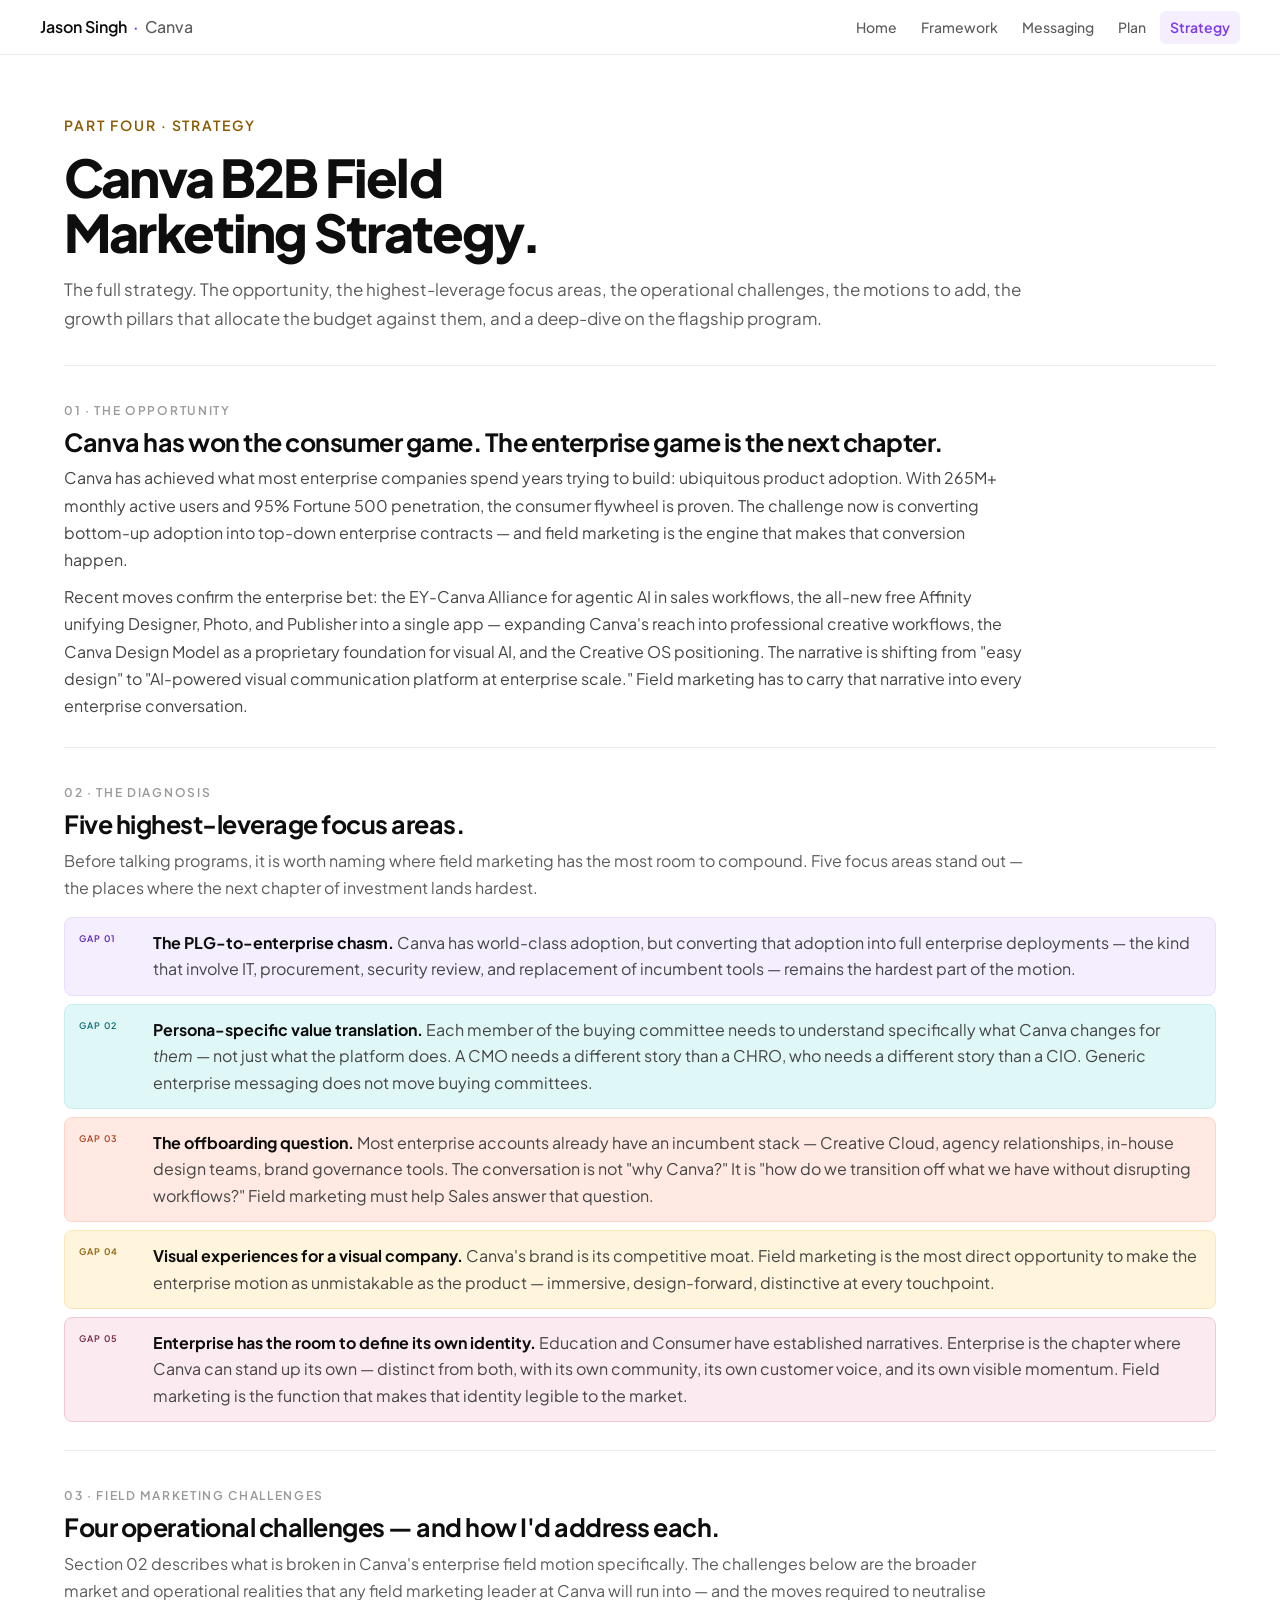
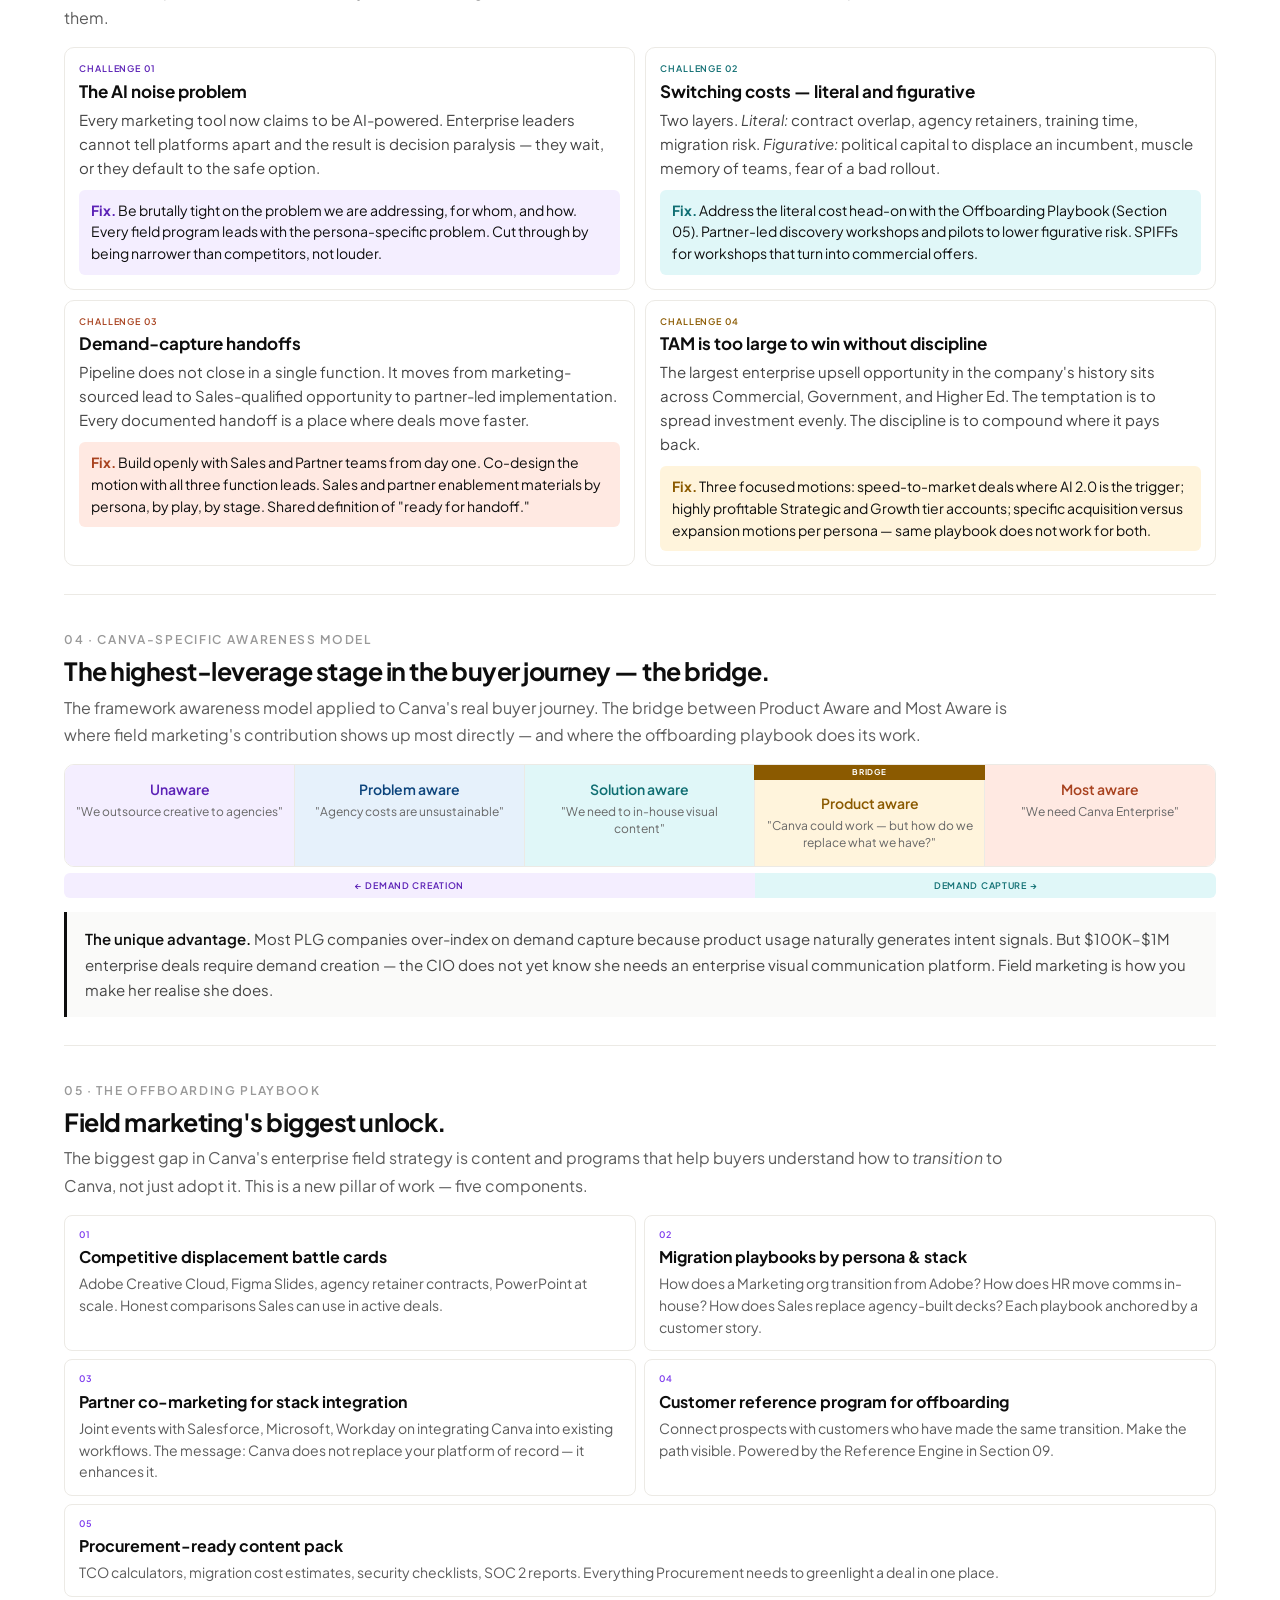
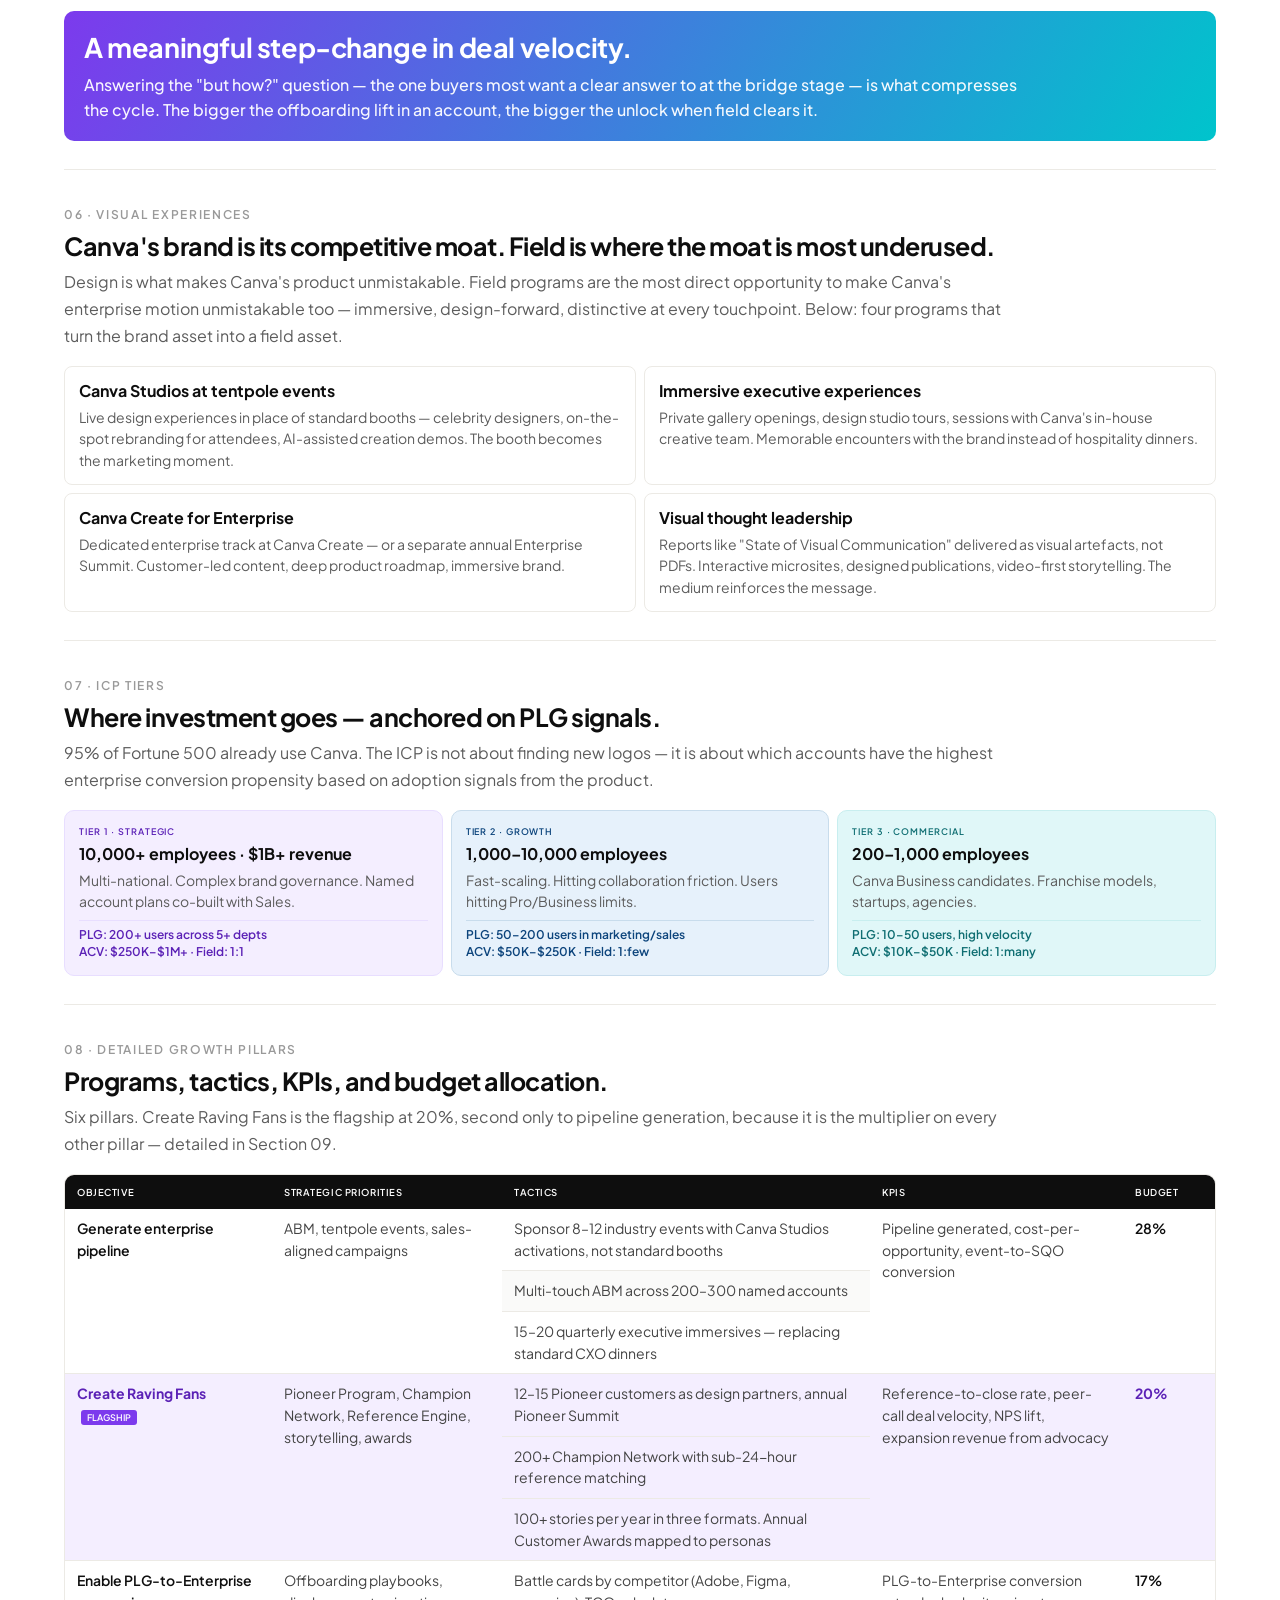
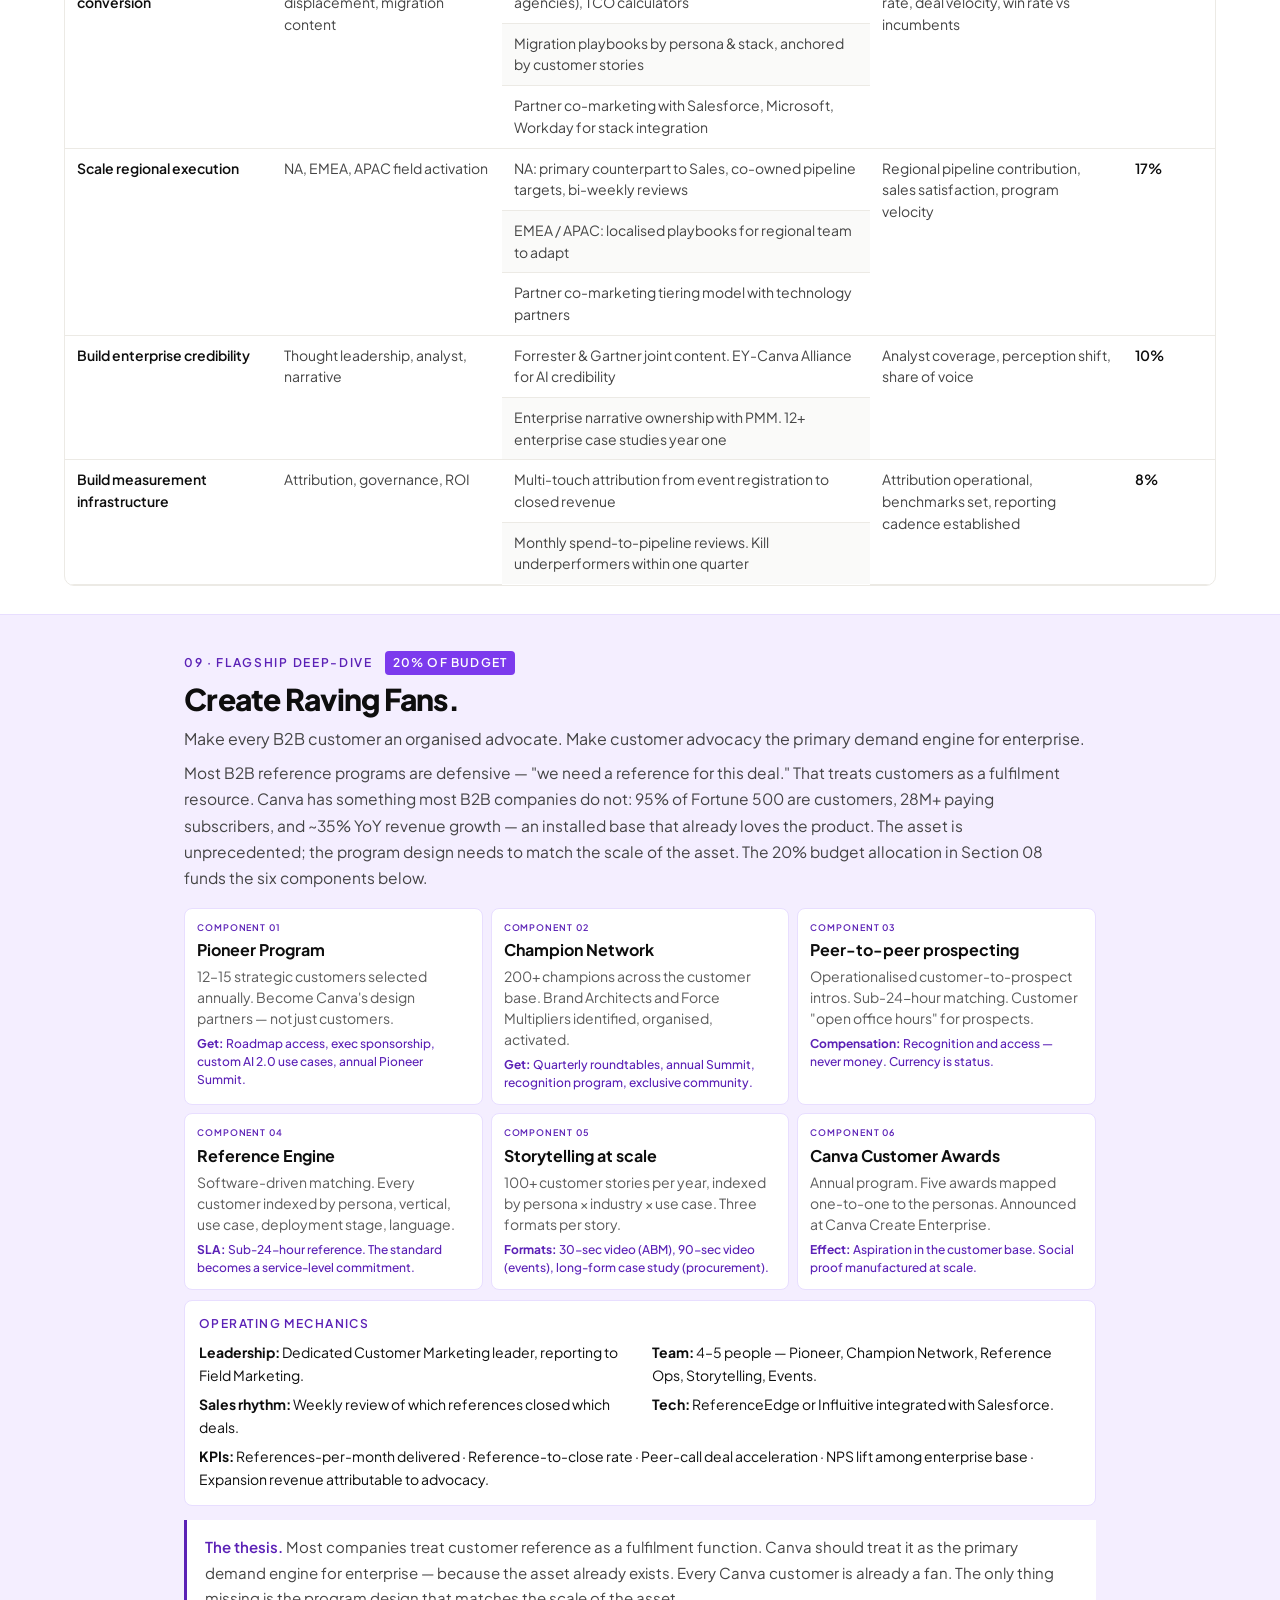
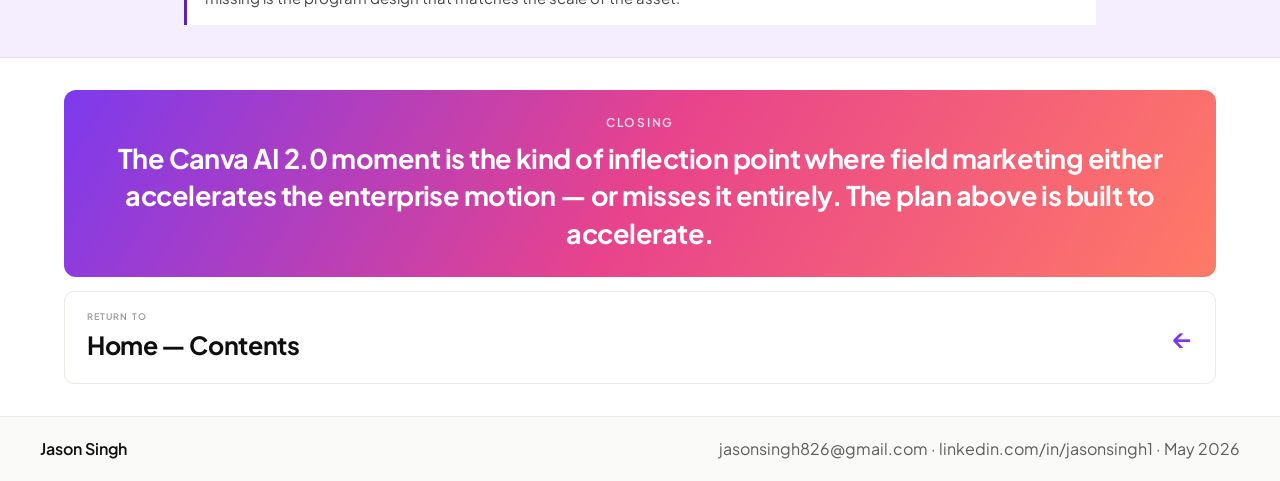
<file: strategy.html>
<!DOCTYPE html>
<html lang="en">
<head>
<meta charset="UTF-8">
<meta name="viewport" content="width=device-width, initial-scale=1.0">
<title>Canva B2B Field Marketing Strategy — Jason Singh</title>
<meta name="description" content="The full Canva B2B field marketing strategy — opportunity, focus areas, challenges, awareness model, offboarding playbook, growth pillars, and the Create Raving Fans flagship program.">
<link rel="preconnect" href="https://fonts.googleapis.com">
<link rel="preconnect" href="https://fonts.gstatic.com" crossorigin>
<link href="https://fonts.googleapis.com/css2?family=Plus+Jakarta+Sans:wght@400;500;600;700;800&display=swap" rel="stylesheet">
<style>
* { box-sizing: border-box; margin: 0; padding: 0; }
html { scroll-behavior: smooth; }
body { font-family: 'Plus Jakarta Sans', -apple-system, sans-serif; color: #0E0E0E; background: #FFFFFF; -webkit-font-smoothing: antialiased; font-size: 17px; line-height: 1.5; }
a { text-decoration: none; color: inherit; }
p { line-height: 1.65; }
em { font-style: italic; }
nav { background: rgba(255,255,255,0.95); backdrop-filter: blur(12px); -webkit-backdrop-filter: blur(12px); border-bottom: 1px solid #ECEAE5; padding: 0 24px; position: sticky; top: 0; z-index: 100; }
nav .nav-inner { max-width: 1200px; margin: 0 auto; display: flex; align-items: center; justify-content: space-between; height: 54px; }
nav .brand { font-size: 16px; font-weight: 600; color: #0E0E0E; }
nav .brand .dot { color: #7C3AED; margin: 0 6px; }
nav .brand .sub { color: #5C5C5C; font-weight: 500; }
nav .links { display: flex; gap: 4px; }
nav .links a { font-size: 14px; font-weight: 500; color: #5C5C5C; padding: 6px 10px; border-radius: 6px; transition: all 0.15s; }
nav .links a:hover { background: #F4EEFF; color: #5B21B6; }
nav .links a.active { background: #F4EEFF; color: #7C3AED; font-weight: 600; }
main { max-width: 1200px; margin: 0 auto; padding: 0 24px; }
.hero { padding: 60px 0 32px 0; border-bottom: 1px solid #ECEAE5; }
.eyebrow { font-size: 14px; font-weight: 600; letter-spacing: 0.14em; text-transform: uppercase; color: #8B5A00; margin-bottom: 14px; }
h1 { font-weight: 800; font-size: 52px; line-height: 1.05; letter-spacing: -0.035em; margin-bottom: 16px; }
.lead { font-size: 17px; color: #5C5C5C; font-weight: 400; line-height: 1.7; max-width: 80ch; }
section.body { padding: 36px 0 28px 0; border-bottom: 1px solid #ECEAE5; }
section.body:last-of-type { border-bottom: none; }
.sec-num { font-size: 12px; font-weight: 600; letter-spacing: 0.14em; text-transform: uppercase; color: #999; margin-bottom: 6px; }
.sec-title { font-size: 25px; font-weight: 700; letter-spacing: -0.02em; margin-bottom: 6px; line-height: 1.3; }
.sec-desc { font-size: 16px; color: #5C5C5C; line-height: 1.7; max-width: 80ch; margin-bottom: 16px; }
.opp p { font-size: 16px; color: #444; line-height: 1.7; max-width: 80ch; margin-bottom: 10px; }
.opp p:last-child { margin-bottom: 0; }

.gaps-stack { display: flex; flex-direction: column; gap: 8px; }
.gap-row { display: grid; grid-template-columns: 60px 1fr; gap: 14px; padding: 12px 14px; border-radius: 8px; align-items: start; }
.gap-row .num { font-size: 9px; font-weight: 600; letter-spacing: 0.1em; padding-top: 2px; }
.gap-row .text { font-size: 16px; color: #444; line-height: 1.65; }
.gap-row .text strong { color: #0E0E0E; font-weight: 700; }
.gap-row.violet { background: #F4EEFF; border: 1px solid #E8DEFF; }
.gap-row.violet .num { color: #5B21B6; }
.gap-row.teal { background: #E0F7F8; border: 1px solid #C8EEEF; }
.gap-row.teal .num { color: #0F6E72; }
.gap-row.coral { background: #FFE9E2; border: 1px solid #FFD3C5; }
.gap-row.coral .num { color: #A8421F; }
.gap-row.amber { background: #FFF4DC; border: 1px solid #FCE6B8; }
.gap-row.amber .num { color: #8B5A00; }
.gap-row.pink { background: #FBEAF0; border: 1px solid #F2C8D9; }
.gap-row.pink .num { color: #72243E; }

.challenges-grid { display: grid; grid-template-columns: 1fr 1fr; gap: 10px; }
.challenge-card { border: 1px solid #ECEAE5; border-radius: 10px; padding: 14px; background: #fff; }
.challenge-card .num { font-size: 9px; font-weight: 600; letter-spacing: 0.1em; margin-bottom: 4px; }
.challenge-card .name { font-size: 17px; font-weight: 700; color: #0E0E0E; line-height: 1.3; margin-bottom: 6px; }
.challenge-card p { font-size: 15px; color: #444; margin-bottom: 10px; line-height: 1.6; }
.challenge-card .fix { border-radius: 6px; padding: 10px 12px; font-size: 14px; color: #0E0E0E; line-height: 1.55; }
.challenge-card.violet .num { color: #5B21B6; } .challenge-card.violet .fix { background: #F4EEFF; } .challenge-card.violet .fix strong { color: #5B21B6; }
.challenge-card.teal .num { color: #0F6E72; } .challenge-card.teal .fix { background: #E0F7F8; } .challenge-card.teal .fix strong { color: #0F6E72; }
.challenge-card.coral .num { color: #A8421F; } .challenge-card.coral .fix { background: #FFE9E2; } .challenge-card.coral .fix strong { color: #A8421F; }
.challenge-card.amber .num { color: #8B5A00; } .challenge-card.amber .fix { background: #FFF4DC; } .challenge-card.amber .fix strong { color: #8B5A00; }

.aware-strip { display: grid; grid-template-columns: repeat(5, 1fr); gap: 0; border-radius: 10px; overflow: hidden; border: 1px solid #ECEAE5; }
.aware-strip .cell { padding: 14px 10px; text-align: center; border-right: 1px solid #ECEAE5; position: relative; }
.aware-strip .cell:last-child { border-right: none; }
.aware-strip .cell.bridge .ribbon { position: absolute; top: -1px; left: -1px; right: -1px; font-size: 8px; font-weight: 700; letter-spacing: 0.12em; background: #8B5A00; color: #fff; padding: 2px 0; }
.aware-strip .cell.bridge .stage { margin-top: 14px; }
.aware-strip .stage { font-size: 14px; font-weight: 600; margin-bottom: 4px; }
.aware-strip .quote { font-size: 12px; color: #666; line-height: 1.4; }
.motion-bar { display: grid; grid-template-columns: 3fr 2fr; gap: 0; border-radius: 6px; overflow: hidden; font-size: 9px; font-weight: 600; letter-spacing: 0.08em; text-transform: uppercase; margin-top: 6px; }
.motion-bar div { padding: 6px 12px; text-align: center; }
.insight { padding: 14px 18px; border-left: 3px solid #0E0E0E; background: #FAFAF9; font-size: 15px; color: #444; line-height: 1.7; margin-top: 14px; }
.insight b { color: #0E0E0E; font-weight: 600; }

.offboard-grid { display: grid; grid-template-columns: 1fr 1fr; gap: 8px; }
.offboard-card { border: 1px solid #ECEAE5; border-radius: 8px; padding: 12px 14px; }
.offboard-card .num { font-size: 9px; font-weight: 600; color: #7C3AED; letter-spacing: 0.1em; margin-bottom: 4px; }
.offboard-card .name { font-size: 16px; font-weight: 700; margin-bottom: 4px; }
.offboard-card p { font-size: 14px; color: #5C5C5C; line-height: 1.55; }
.offboard-card.span { grid-column: span 2; }
.compress-callout { background: linear-gradient(120deg, #7C3AED 0%, #00C4CC 100%); border-radius: 10px; padding: 18px 20px; color: #fff; margin-top: 14px; }
.compress-callout .head { font-size: 27px; font-weight: 700; color: #fff; line-height: 1.4; margin-bottom: 6px; letter-spacing: -0.015em; }
.compress-callout p { font-size: 16px; font-weight: 500; color: rgba(255,255,255,0.95); line-height: 1.55; max-width: 80ch; }

.visual-grid { display: grid; grid-template-columns: 1fr 1fr; gap: 8px; }
.visual-card { border: 1px solid #ECEAE5; border-radius: 8px; padding: 12px 14px; }
.visual-card .name { font-size: 16px; font-weight: 700; margin-bottom: 4px; }
.visual-card p { font-size: 14px; color: #5C5C5C; line-height: 1.55; }

.tier-grid { display: grid; grid-template-columns: 1fr 1fr 1fr; gap: 8px; }
.tier-block { border-radius: 10px; padding: 14px; }
.tier-block .label { font-size: 9px; font-weight: 600; letter-spacing: 0.1em; margin-bottom: 4px; }
.tier-block .name { font-size: 16px; font-weight: 700; margin-bottom: 4px; }
.tier-block p { font-size: 14px; color: #5C5C5C; line-height: 1.5; margin-bottom: 8px; }
.tier-block .footer { font-size: 12px; font-weight: 600; padding-top: 6px; border-top: 1px solid; line-height: 1.4; }
.tier-block.violet { background: #F4EEFF; border: 1px solid #E8DEFF; }
.tier-block.violet .label, .tier-block.violet .footer { color: #5B21B6; }
.tier-block.violet .footer { border-top-color: #E8DEFF; }
.tier-block.blue { background: #E6F1FB; border: 1px solid #C8DCEC; }
.tier-block.blue .label, .tier-block.blue .footer { color: #0C447C; }
.tier-block.blue .footer { border-top-color: #C8DCEC; }
.tier-block.teal { background: #E0F7F8; border: 1px solid #C8EEEF; }
.tier-block.teal .label, .tier-block.teal .footer { color: #0F6E72; }
.tier-block.teal .footer { border-top-color: #C8EEEF; }

table { width: 100%; border-collapse: collapse; font-size: 14px; }
.table-wrap { border: 1px solid #ECEAE5; border-radius: 10px; overflow: hidden; }
thead th { background: #0E0E0E; color: #fff; padding: 10px 12px; text-align: left; font-weight: 600; font-size: 9.5px; letter-spacing: 0.06em; text-transform: uppercase; }
tbody td { padding: 9px 12px; border-bottom: 1px solid #ECEAE5; vertical-align: top; line-height: 1.55; }
tbody tr:last-child td { border-bottom: none; }
tbody td.muted { color: #444; }
tbody td.bold { font-weight: 600; color: #0E0E0E; }
tbody td.alt { background: #FAFAF9; }
tbody tr.flagship td { background: #F4EEFF; }
tbody tr.flagship td.bold { font-weight: 700; color: #5B21B6; }
tbody tr.flagship td.budget { font-weight: 700; color: #5B21B6; }
.flagship-badge { font-size: 9px; font-weight: 600; background: #7C3AED; color: #fff; padding: 2px 6px; border-radius: 3px; margin-left: 4px; }

.flagship-section { margin: 0 -24px; padding: 36px 24px 32px 24px; background: #F4EEFF; border-top: 1px solid #E8DEFF; border-bottom: 1px solid #E8DEFF; }
.flagship-section .inner { max-width: 912px; margin: 0 auto; }
.flagship-section .header { display: flex; align-items: baseline; gap: 12px; margin-bottom: 6px; flex-wrap: wrap; }
.flagship-section .label { font-size: 12px; font-weight: 600; letter-spacing: 0.14em; text-transform: uppercase; color: #5B21B6; }
.flagship-section .badge { font-size: 12px; font-weight: 600; letter-spacing: 0.1em; text-transform: uppercase; color: #fff; background: #7C3AED; padding: 3px 8px; border-radius: 4px; }
.flagship-section h2 { font-size: 30px; font-weight: 800; letter-spacing: -0.025em; margin-bottom: 8px; line-height: 1.2; color: #0E0E0E; }
.flagship-section p { font-size: 16px; color: #444; line-height: 1.7; max-width: 80ch; margin-bottom: 8px; }
.flagship-section .lead-2 { font-size: 15.5px; }
.components-grid { display: grid; grid-template-columns: 1fr 1fr 1fr; gap: 8px; margin-top: 16px; }
.comp-card { background: #fff; border: 1px solid #E8DEFF; border-radius: 8px; padding: 12px; }
.comp-card .num { font-size: 9px; font-weight: 600; color: #5B21B6; letter-spacing: 0.1em; margin-bottom: 4px; }
.comp-card .name { font-size: 16px; font-weight: 700; margin-bottom: 4px; color: #0E0E0E; }
.comp-card p { font-size: 14px; color: #5C5C5C; margin-bottom: 6px; line-height: 1.5; }
.comp-card .meta { font-size: 12px; color: #5B21B6; font-weight: 500; }
.comp-card .meta strong { font-weight: 700; }
.ops-block { background: #fff; border: 1px solid #E8DEFF; border-radius: 8px; padding: 14px; margin-top: 10px; }
.ops-block .label { font-size: 12px; font-weight: 600; color: #5B21B6; letter-spacing: 0.12em; text-transform: uppercase; margin-bottom: 8px; }
.ops-grid { display: grid; grid-template-columns: 1fr 1fr; gap: 6px 24px; font-size: 14px; color: #0E0E0E; line-height: 1.65; }
.ops-grid .span2 { grid-column: span 2; }
.thesis-callout { padding: 14px 18px; border-left: 3px solid #5B21B6; background: #fff; font-size: 15px; color: #444; line-height: 1.7; margin-top: 14px; }
.thesis-callout b { color: #5B21B6; font-weight: 600; }

.closing { background: linear-gradient(120deg, #7C3AED 0%, #E8438C 50%, #FF7A66 100%); border-radius: 12px; padding: 24px 22px; color: #fff; text-align: center; margin: 32px 0 12px 0; }
.closing .kicker { font-size: 12px; font-weight: 600; letter-spacing: 0.14em; text-transform: uppercase; color: rgba(255,255,255,0.85); margin-bottom: 8px; }
.closing p { font-size: 27px; font-weight: 700; line-height: 1.4; letter-spacing: -0.02em; max-width: 74ch; margin: 0 auto; color: #fff; }
.next-cta { display: block; padding: 18px 22px; border: 1px solid #ECEAE5; border-radius: 10px; color: #0E0E0E; margin: 14px 0 32px 0; }
.next-cta:hover { background: #FAFAF9; }
.next-cta .row { display: flex; justify-content: space-between; align-items: center; }
.next-cta .label { font-size: 9px; font-weight: 600; letter-spacing: 0.12em; text-transform: uppercase; color: #999; margin-bottom: 4px; }
.next-cta .title { font-size: 25px; font-weight: 700; letter-spacing: -0.015em; }
.next-cta .arrow { font-size: 27px; font-weight: 600; color: #7C3AED; }
.site-footer { border-top: 1px solid #ECEAE5; background: #FAFAF9; padding: 20px 24px; }
.site-footer .footer-inner { max-width: 1200px; margin: 0 auto; display: flex; justify-content: space-between; align-items: center; gap: 16px; flex-wrap: wrap; font-size: 16px; }
.site-footer .name { font-weight: 600; color: #0E0E0E; }
.site-footer .meta { color: #5C5C5C; font-weight: 400; }
@media (max-width: 700px) { h1 { font-size: 36px; } .gap-row { grid-template-columns: 1fr; } .challenges-grid, .offboard-grid, .visual-grid, .tier-grid, .components-grid { grid-template-columns: 1fr; } .ops-grid { grid-template-columns: 1fr; } .ops-grid .span2 { grid-column: span 1; } .aware-strip { grid-template-columns: 1fr; } .aware-strip .cell { border-right: none; border-bottom: 1px solid #ECEAE5; } table { font-size: 12px; } thead th, tbody td { padding: 6px 8px; } nav .links { display: none; } .flagship-section { margin: 0; } }
</style>
</head>
<body>

<nav>
  <div class="nav-inner">
    <div class="brand"><a href="index.html">Jason Singh<span class="dot">·</span><span class="sub">Canva</span></a></div>
    <div class="links">
      <a href="index.html">Home</a>
      <a href="framework.html">Framework</a>
      <a href="messaging.html">Messaging</a>
      <a href="plan-on-a-page.html">Plan</a>
      <a href="strategy.html" class="active">Strategy</a>
    </div>
  </div>
</nav>

<main>

  <section class="hero">
    <div class="eyebrow">Part four · Strategy</div>
    <h1>Canva B2B Field<br>Marketing Strategy.</h1>
    <p class="lead">The full strategy. The opportunity, the highest-leverage focus areas, the operational challenges, the motions to add, the growth pillars that allocate the budget against them, and a deep-dive on the flagship program.</p>
  </section>

  <section class="body opp">
    <div class="sec-num">01 · The opportunity</div>
    <div class="sec-title">Canva has won the consumer game. The enterprise game is the next chapter.</div>
    <p>Canva has achieved what most enterprise companies spend years trying to build: ubiquitous product adoption. With 265M+ monthly active users and 95% Fortune 500 penetration, the consumer flywheel is proven. The challenge now is converting bottom-up adoption into top-down enterprise contracts — and field marketing is the engine that makes that conversion happen.</p>
    <p>Recent moves confirm the enterprise bet: the EY-Canva Alliance for agentic AI in sales workflows, the all-new free Affinity unifying Designer, Photo, and Publisher into a single app — expanding Canva's reach into professional creative workflows, the Canva Design Model as a proprietary foundation for visual AI, and the Creative OS positioning. The narrative is shifting from "easy design" to "AI-powered visual communication platform at enterprise scale." Field marketing has to carry that narrative into every enterprise conversation.</p>
  </section>

  <section class="body">
    <div class="sec-num">02 · The diagnosis</div>
    <div class="sec-title">Five highest-leverage focus areas.</div>
    <p class="sec-desc">Before talking programs, it is worth naming where field marketing has the most room to compound. Five focus areas stand out — the places where the next chapter of investment lands hardest.</p>
    <div class="gaps-stack">
      <div class="gap-row violet"><div class="num">GAP 01</div><div class="text"><strong>The PLG-to-enterprise chasm.</strong> Canva has world-class adoption, but converting that adoption into full enterprise deployments — the kind that involve IT, procurement, security review, and replacement of incumbent tools — remains the hardest part of the motion.</div></div>
      <div class="gap-row teal"><div class="num">GAP 02</div><div class="text"><strong>Persona-specific value translation.</strong> Each member of the buying committee needs to understand specifically what Canva changes for <em>them</em> — not just what the platform does. A CMO needs a different story than a CHRO, who needs a different story than a CIO. Generic enterprise messaging does not move buying committees.</div></div>
      <div class="gap-row coral"><div class="num">GAP 03</div><div class="text"><strong>The offboarding question.</strong> Most enterprise accounts already have an incumbent stack — Creative Cloud, agency relationships, in-house design teams, brand governance tools. The conversation is not "why Canva?" It is "how do we transition off what we have without disrupting workflows?" Field marketing must help Sales answer that question.</div></div>
      <div class="gap-row amber"><div class="num">GAP 04</div><div class="text"><strong>Visual experiences for a visual company.</strong> Canva's brand is its competitive moat. Field marketing is the most direct opportunity to make the enterprise motion as unmistakable as the product — immersive, design-forward, distinctive at every touchpoint.</div></div>
      <div class="gap-row pink"><div class="num">GAP 05</div><div class="text"><strong>Enterprise has the room to define its own identity.</strong> Education and Consumer have established narratives. Enterprise is the chapter where Canva can stand up its own — distinct from both, with its own community, its own customer voice, and its own visible momentum. Field marketing is the function that makes that identity legible to the market.</div></div>
    </div>
  </section>

  <section class="body">
    <div class="sec-num">03 · Field marketing challenges</div>
    <div class="sec-title">Four operational challenges — and how I'd address each.</div>
    <p class="sec-desc">Section 02 describes what is broken in Canva's enterprise field motion specifically. The challenges below are the broader market and operational realities that any field marketing leader at Canva will run into — and the moves required to neutralise them.</p>
    <div class="challenges-grid">
      <div class="challenge-card violet">
        <div class="num">CHALLENGE 01</div>
        <div class="name">The AI noise problem</div>
        <p>Every marketing tool now claims to be AI-powered. Enterprise leaders cannot tell platforms apart and the result is decision paralysis — they wait, or they default to the safe option.</p>
        <div class="fix"><strong>Fix.</strong> Be brutally tight on the problem we are addressing, for whom, and how. Every field program leads with the persona-specific problem. Cut through by being narrower than competitors, not louder.</div>
      </div>
      <div class="challenge-card teal">
        <div class="num">CHALLENGE 02</div>
        <div class="name">Switching costs — literal and figurative</div>
        <p>Two layers. <em>Literal:</em> contract overlap, agency retainers, training time, migration risk. <em>Figurative:</em> political capital to displace an incumbent, muscle memory of teams, fear of a bad rollout.</p>
        <div class="fix"><strong>Fix.</strong> Address the literal cost head-on with the Offboarding Playbook (Section 05). Partner-led discovery workshops and pilots to lower figurative risk. SPIFFs for workshops that turn into commercial offers.</div>
      </div>
      <div class="challenge-card coral">
        <div class="num">CHALLENGE 03</div>
        <div class="name">Demand-capture handoffs</div>
        <p>Pipeline does not close in a single function. It moves from marketing-sourced lead to Sales-qualified opportunity to partner-led implementation. Every documented handoff is a place where deals move faster.</p>
        <div class="fix"><strong>Fix.</strong> Build openly with Sales and Partner teams from day one. Co-design the motion with all three function leads. Sales and partner enablement materials by persona, by play, by stage. Shared definition of "ready for handoff."</div>
      </div>
      <div class="challenge-card amber">
        <div class="num">CHALLENGE 04</div>
        <div class="name">TAM is too large to win without discipline</div>
        <p>The largest enterprise upsell opportunity in the company's history sits across Commercial, Government, and Higher Ed. The temptation is to spread investment evenly. The discipline is to compound where it pays back.</p>
        <div class="fix"><strong>Fix.</strong> Three focused motions: speed-to-market deals where AI 2.0 is the trigger; highly profitable Strategic and Growth tier accounts; specific acquisition versus expansion motions per persona — same playbook does not work for both.</div>
      </div>
    </div>
  </section>

  <section class="body">
    <div class="sec-num">04 · Canva-specific awareness model</div>
    <div class="sec-title">The highest-leverage stage in the buyer journey — the bridge.</div>
    <p class="sec-desc">The framework awareness model applied to Canva's real buyer journey. The bridge between Product Aware and Most Aware is where field marketing's contribution shows up most directly — and where the offboarding playbook does its work.</p>
    <div class="aware-strip">
      <div class="cell" style="background:#F4EEFF"><div class="stage" style="color:#5B21B6">Unaware</div><div class="quote">"We outsource creative to agencies"</div></div>
      <div class="cell" style="background:#E6F1FB"><div class="stage" style="color:#0C447C">Problem aware</div><div class="quote">"Agency costs are unsustainable"</div></div>
      <div class="cell" style="background:#E0F7F8"><div class="stage" style="color:#0F6E72">Solution aware</div><div class="quote">"We need to in-house visual content"</div></div>
      <div class="cell bridge" style="background:#FFF4DC"><div class="ribbon">BRIDGE</div><div class="stage" style="color:#8B5A00">Product aware</div><div class="quote">"Canva could work — but how do we replace what we have?"</div></div>
      <div class="cell" style="background:#FFE9E2"><div class="stage" style="color:#A8421F">Most aware</div><div class="quote">"We need Canva Enterprise"</div></div>
    </div>
    <div class="motion-bar">
      <div style="background:#F4EEFF;color:#5B21B6">← Demand creation</div>
      <div style="background:#E0F7F8;color:#0F6E72">Demand capture →</div>
    </div>
    <div class="insight"><b>The unique advantage.</b> Most PLG companies over-index on demand capture because product usage naturally generates intent signals. But $100K–$1M enterprise deals require demand creation — the CIO does not yet know she needs an enterprise visual communication platform. Field marketing is how you make her realise she does.</div>
  </section>

  <section class="body">
    <div class="sec-num">05 · The offboarding playbook</div>
    <div class="sec-title">Field marketing's biggest unlock.</div>
    <p class="sec-desc">The biggest gap in Canva's enterprise field strategy is content and programs that help buyers understand how to <em>transition</em> to Canva, not just adopt it. This is a new pillar of work — five components.</p>
    <div class="offboard-grid">
      <div class="offboard-card">
        <div class="num">01</div>
        <div class="name">Competitive displacement battle cards</div>
        <p>Adobe Creative Cloud, Figma Slides, agency retainer contracts, PowerPoint at scale. Honest comparisons Sales can use in active deals.</p>
      </div>
      <div class="offboard-card">
        <div class="num">02</div>
        <div class="name">Migration playbooks by persona &amp; stack</div>
        <p>How does a Marketing org transition from Adobe? How does HR move comms in-house? How does Sales replace agency-built decks? Each playbook anchored by a customer story.</p>
      </div>
      <div class="offboard-card">
        <div class="num">03</div>
        <div class="name">Partner co-marketing for stack integration</div>
        <p>Joint events with Salesforce, Microsoft, Workday on integrating Canva into existing workflows. The message: Canva does not replace your platform of record — it enhances it.</p>
      </div>
      <div class="offboard-card">
        <div class="num">04</div>
        <div class="name">Customer reference program for offboarding</div>
        <p>Connect prospects with customers who have made the same transition. Make the path visible. Powered by the Reference Engine in Section 09.</p>
      </div>
      <div class="offboard-card span">
        <div class="num">05</div>
        <div class="name">Procurement-ready content pack</div>
        <p>TCO calculators, migration cost estimates, security checklists, SOC 2 reports. Everything Procurement needs to greenlight a deal in one place.</p>
      </div>
    </div>
    <div class="compress-callout">
      <div class="head">A meaningful step-change in deal velocity.</div>
      <p>Answering the "but how?" question — the one buyers most want a clear answer to at the bridge stage — is what compresses the cycle. The bigger the offboarding lift in an account, the bigger the unlock when field clears it.</p>
    </div>
  </section>

  <section class="body">
    <div class="sec-num">06 · Visual experiences</div>
    <div class="sec-title">Canva's brand is its competitive moat. Field is where the moat is most underused.</div>
    <p class="sec-desc">Design is what makes Canva's product unmistakable. Field programs are the most direct opportunity to make Canva's enterprise motion unmistakable too — immersive, design-forward, distinctive at every touchpoint. Below: four programs that turn the brand asset into a field asset.</p>
    <div class="visual-grid">
      <div class="visual-card"><div class="name">Canva Studios at tentpole events</div><p>Live design experiences in place of standard booths — celebrity designers, on-the-spot rebranding for attendees, AI-assisted creation demos. The booth becomes the marketing moment.</p></div>
      <div class="visual-card"><div class="name">Immersive executive experiences</div><p>Private gallery openings, design studio tours, sessions with Canva's in-house creative team. Memorable encounters with the brand instead of hospitality dinners.</p></div>
      <div class="visual-card"><div class="name">Canva Create for Enterprise</div><p>Dedicated enterprise track at Canva Create — or a separate annual Enterprise Summit. Customer-led content, deep product roadmap, immersive brand.</p></div>
      <div class="visual-card"><div class="name">Visual thought leadership</div><p>Reports like "State of Visual Communication" delivered as visual artefacts, not PDFs. Interactive microsites, designed publications, video-first storytelling. The medium reinforces the message.</p></div>
    </div>
  </section>

  <section class="body">
    <div class="sec-num">07 · ICP tiers</div>
    <div class="sec-title">Where investment goes — anchored on PLG signals.</div>
    <p class="sec-desc">95% of Fortune 500 already use Canva. The ICP is not about finding new logos — it is about which accounts have the highest enterprise conversion propensity based on adoption signals from the product.</p>
    <div class="tier-grid">
      <div class="tier-block violet">
        <div class="label">TIER 1 · STRATEGIC</div>
        <div class="name">10,000+ employees · $1B+ revenue</div>
        <p>Multi-national. Complex brand governance. Named account plans co-built with Sales.</p>
        <div class="footer">PLG: 200+ users across 5+ depts<br>ACV: $250K–$1M+ · Field: 1:1</div>
      </div>
      <div class="tier-block blue">
        <div class="label">TIER 2 · GROWTH</div>
        <div class="name">1,000–10,000 employees</div>
        <p>Fast-scaling. Hitting collaboration friction. Users hitting Pro/Business limits.</p>
        <div class="footer">PLG: 50–200 users in marketing/sales<br>ACV: $50K–$250K · Field: 1:few</div>
      </div>
      <div class="tier-block teal">
        <div class="label">TIER 3 · COMMERCIAL</div>
        <div class="name">200–1,000 employees</div>
        <p>Canva Business candidates. Franchise models, startups, agencies.</p>
        <div class="footer">PLG: 10–50 users, high velocity<br>ACV: $10K–$50K · Field: 1:many</div>
      </div>
    </div>
  </section>

  <section class="body">
    <div class="sec-num">08 · Detailed growth pillars</div>
    <div class="sec-title">Programs, tactics, KPIs, and budget allocation.</div>
    <p class="sec-desc">Six pillars. Create Raving Fans is the flagship at 20%, second only to pipeline generation, because it is the multiplier on every other pillar — detailed in Section 09.</p>
    <div class="table-wrap">
      <table>
        <thead>
          <tr>
            <th style="width:18%">Objective</th>
            <th style="width:20%">Strategic priorities</th>
            <th style="width:32%">Tactics</th>
            <th style="width:22%">KPIs</th>
            <th style="width:8%">Budget</th>
          </tr>
        </thead>
        <tbody>
          <tr>
            <td class="bold" rowspan="3">Generate enterprise pipeline</td>
            <td class="muted" rowspan="3">ABM, tentpole events, sales-aligned campaigns</td>
            <td class="muted">Sponsor 8–12 industry events with Canva Studios activations, not standard booths</td>
            <td class="muted" rowspan="3">Pipeline generated, cost-per-opportunity, event-to-SQO conversion</td>
            <td class="bold" rowspan="3">28%</td>
          </tr>
          <tr><td class="muted alt">Multi-touch ABM across 200–300 named accounts</td></tr>
          <tr><td class="muted">15–20 quarterly executive immersives — replacing standard CXO dinners</td></tr>

          <tr class="flagship">
            <td class="bold" rowspan="3">Create Raving Fans <span class="flagship-badge">FLAGSHIP</span></td>
            <td class="muted" rowspan="3">Pioneer Program, Champion Network, Reference Engine, storytelling, awards</td>
            <td class="muted">12–15 Pioneer customers as design partners, annual Pioneer Summit</td>
            <td class="muted" rowspan="3">Reference-to-close rate, peer-call deal velocity, NPS lift, expansion revenue from advocacy</td>
            <td class="budget" rowspan="3">20%</td>
          </tr>
          <tr class="flagship"><td class="muted">200+ Champion Network with sub-24-hour reference matching</td></tr>
          <tr class="flagship"><td class="muted">100+ stories per year in three formats. Annual Customer Awards mapped to personas</td></tr>

          <tr>
            <td class="bold" rowspan="3">Enable PLG-to-Enterprise conversion</td>
            <td class="muted" rowspan="3">Offboarding playbooks, displacement, migration content</td>
            <td class="muted">Battle cards by competitor (Adobe, Figma, agencies), TCO calculators</td>
            <td class="muted" rowspan="3">PLG-to-Enterprise conversion rate, deal velocity, win rate vs incumbents</td>
            <td class="bold" rowspan="3">17%</td>
          </tr>
          <tr><td class="muted alt">Migration playbooks by persona &amp; stack, anchored by customer stories</td></tr>
          <tr><td class="muted">Partner co-marketing with Salesforce, Microsoft, Workday for stack integration</td></tr>

          <tr>
            <td class="bold" rowspan="3">Scale regional execution</td>
            <td class="muted" rowspan="3">NA, EMEA, APAC field activation</td>
            <td class="muted">NA: primary counterpart to Sales, co-owned pipeline targets, bi-weekly reviews</td>
            <td class="muted" rowspan="3">Regional pipeline contribution, sales satisfaction, program velocity</td>
            <td class="bold" rowspan="3">17%</td>
          </tr>
          <tr><td class="muted alt">EMEA / APAC: localised playbooks for regional team to adapt</td></tr>
          <tr><td class="muted">Partner co-marketing tiering model with technology partners</td></tr>

          <tr>
            <td class="bold" rowspan="2">Build enterprise credibility</td>
            <td class="muted" rowspan="2">Thought leadership, analyst, narrative</td>
            <td class="muted">Forrester &amp; Gartner joint content. EY-Canva Alliance for AI credibility</td>
            <td class="muted" rowspan="2">Analyst coverage, perception shift, share of voice</td>
            <td class="bold" rowspan="2">10%</td>
          </tr>
          <tr><td class="muted alt">Enterprise narrative ownership with PMM. 12+ enterprise case studies year one</td></tr>

          <tr>
            <td class="bold" rowspan="2">Build measurement infrastructure</td>
            <td class="muted" rowspan="2">Attribution, governance, ROI</td>
            <td class="muted">Multi-touch attribution from event registration to closed revenue</td>
            <td class="muted" rowspan="2">Attribution operational, benchmarks set, reporting cadence established</td>
            <td class="bold" rowspan="2">8%</td>
          </tr>
          <tr><td class="muted alt">Monthly spend-to-pipeline reviews. Kill underperformers within one quarter</td></tr>
        </tbody>
      </table>
    </div>
  </section>

</main>

<div class="flagship-section">
  <div class="inner">
    <div class="header">
      <span class="label">09 · Flagship deep-dive</span>
      <span class="badge">20% of budget</span>
    </div>
    <h2>Create Raving Fans.</h2>
    <p>Make every B2B customer an organised advocate. Make customer advocacy the primary demand engine for enterprise.</p>
    <p class="lead-2">Most B2B reference programs are defensive — "we need a reference for this deal." That treats customers as a fulfilment resource. Canva has something most B2B companies do not: 95% of Fortune 500 are customers, 28M+ paying subscribers, and ~35% YoY revenue growth — an installed base that already loves the product. The asset is unprecedented; the program design needs to match the scale of the asset. The 20% budget allocation in Section 08 funds the six components below.</p>

    <div class="components-grid">
      <div class="comp-card">
        <div class="num">COMPONENT 01</div>
        <div class="name">Pioneer Program</div>
        <p>12–15 strategic customers selected annually. Become Canva's design partners — not just customers.</p>
        <div class="meta"><strong>Get:</strong> Roadmap access, exec sponsorship, custom AI 2.0 use cases, annual Pioneer Summit.</div>
      </div>
      <div class="comp-card">
        <div class="num">COMPONENT 02</div>
        <div class="name">Champion Network</div>
        <p>200+ champions across the customer base. Brand Architects and Force Multipliers identified, organised, activated.</p>
        <div class="meta"><strong>Get:</strong> Quarterly roundtables, annual Summit, recognition program, exclusive community.</div>
      </div>
      <div class="comp-card">
        <div class="num">COMPONENT 03</div>
        <div class="name">Peer-to-peer prospecting</div>
        <p>Operationalised customer-to-prospect intros. Sub-24-hour matching. Customer "open office hours" for prospects.</p>
        <div class="meta"><strong>Compensation:</strong> Recognition and access — never money. Currency is status.</div>
      </div>
      <div class="comp-card">
        <div class="num">COMPONENT 04</div>
        <div class="name">Reference Engine</div>
        <p>Software-driven matching. Every customer indexed by persona, vertical, use case, deployment stage, language.</p>
        <div class="meta"><strong>SLA:</strong> Sub-24-hour reference. The standard becomes a service-level commitment.</div>
      </div>
      <div class="comp-card">
        <div class="num">COMPONENT 05</div>
        <div class="name">Storytelling at scale</div>
        <p>100+ customer stories per year, indexed by persona × industry × use case. Three formats per story.</p>
        <div class="meta"><strong>Formats:</strong> 30-sec video (ABM), 90-sec video (events), long-form case study (procurement).</div>
      </div>
      <div class="comp-card">
        <div class="num">COMPONENT 06</div>
        <div class="name">Canva Customer Awards</div>
        <p>Annual program. Five awards mapped one-to-one to the personas. Announced at Canva Create Enterprise.</p>
        <div class="meta"><strong>Effect:</strong> Aspiration in the customer base. Social proof manufactured at scale.</div>
      </div>
    </div>

    <div class="ops-block">
      <div class="label">Operating mechanics</div>
      <div class="ops-grid">
        <div><strong>Leadership:</strong> Dedicated Customer Marketing leader, reporting to Field Marketing.</div>
        <div><strong>Team:</strong> 4–5 people — Pioneer, Champion Network, Reference Ops, Storytelling, Events.</div>
        <div><strong>Sales rhythm:</strong> Weekly review of which references closed which deals.</div>
        <div><strong>Tech:</strong> ReferenceEdge or Influitive integrated with Salesforce.</div>
        <div class="span2"><strong>KPIs:</strong> References-per-month delivered · Reference-to-close rate · Peer-call deal acceleration · NPS lift among enterprise base · Expansion revenue attributable to advocacy.</div>
      </div>
    </div>

    <div class="thesis-callout"><b>The thesis.</b> Most companies treat customer reference as a fulfilment function. Canva should treat it as the primary demand engine for enterprise — because the asset already exists. Every Canva customer is already a fan. The only thing missing is the program design that matches the scale of the asset.</div>
  </div>
</div>

<main>
  <div class="closing">
    <div class="kicker">Closing</div>
    <p>The Canva AI 2.0 moment is the kind of inflection point where field marketing either accelerates the enterprise motion — or misses it entirely. The plan above is built to accelerate.</p>
  </div>

  <a class="next-cta" href="index.html">
    <div class="row">
      <div>
        <div class="label">Return to</div>
        <div class="title">Home — Contents</div>
      </div>
      <div class="arrow">←</div>
    </div>
  </a>
</main>

<footer class="site-footer">
  <div class="footer-inner">
    <span class="name">Jason Singh</span>
    <span class="meta"><a href="mailto:jasonsingh826@gmail.com">jasonsingh826@gmail.com</a> · <a href="https://linkedin.com/in/jasonsingh1">linkedin.com/in/jasonsingh1</a> · May 2026</span>
  </div>
</footer>

</body>
</html>
</file>
